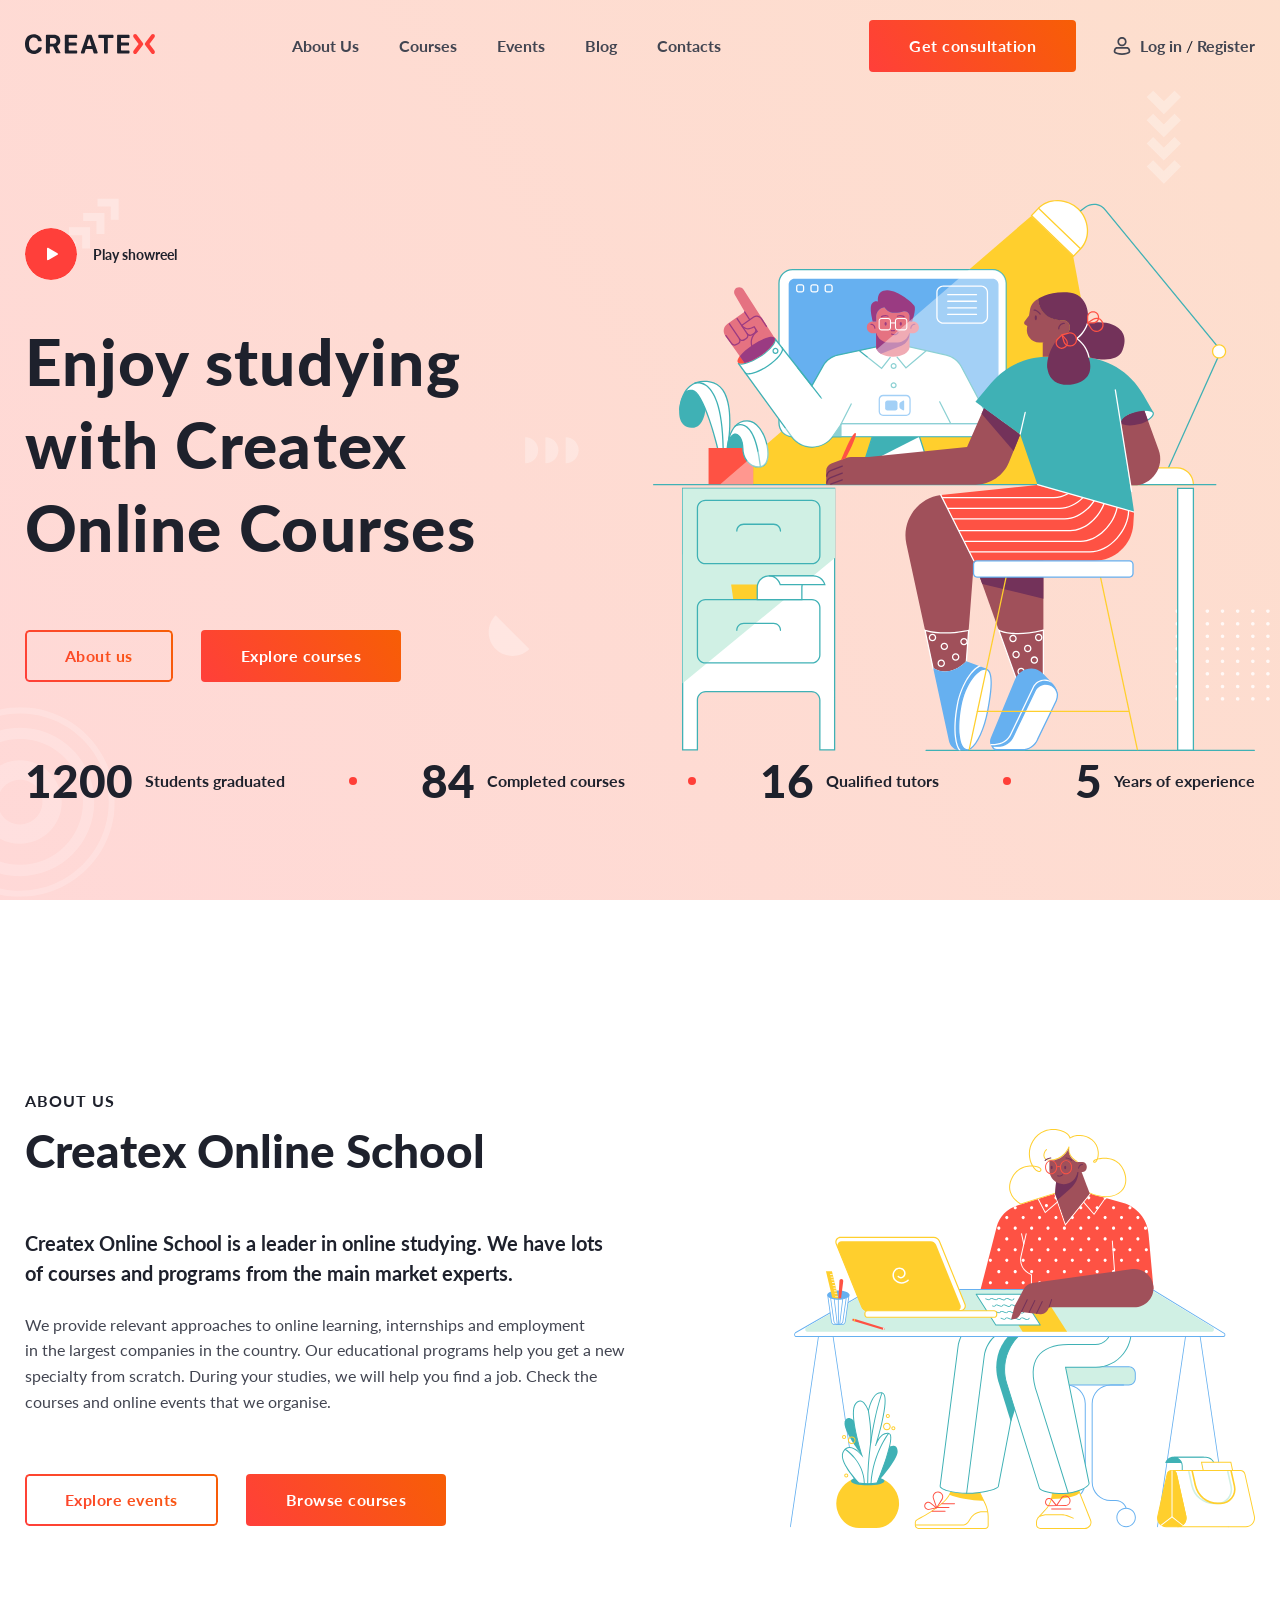
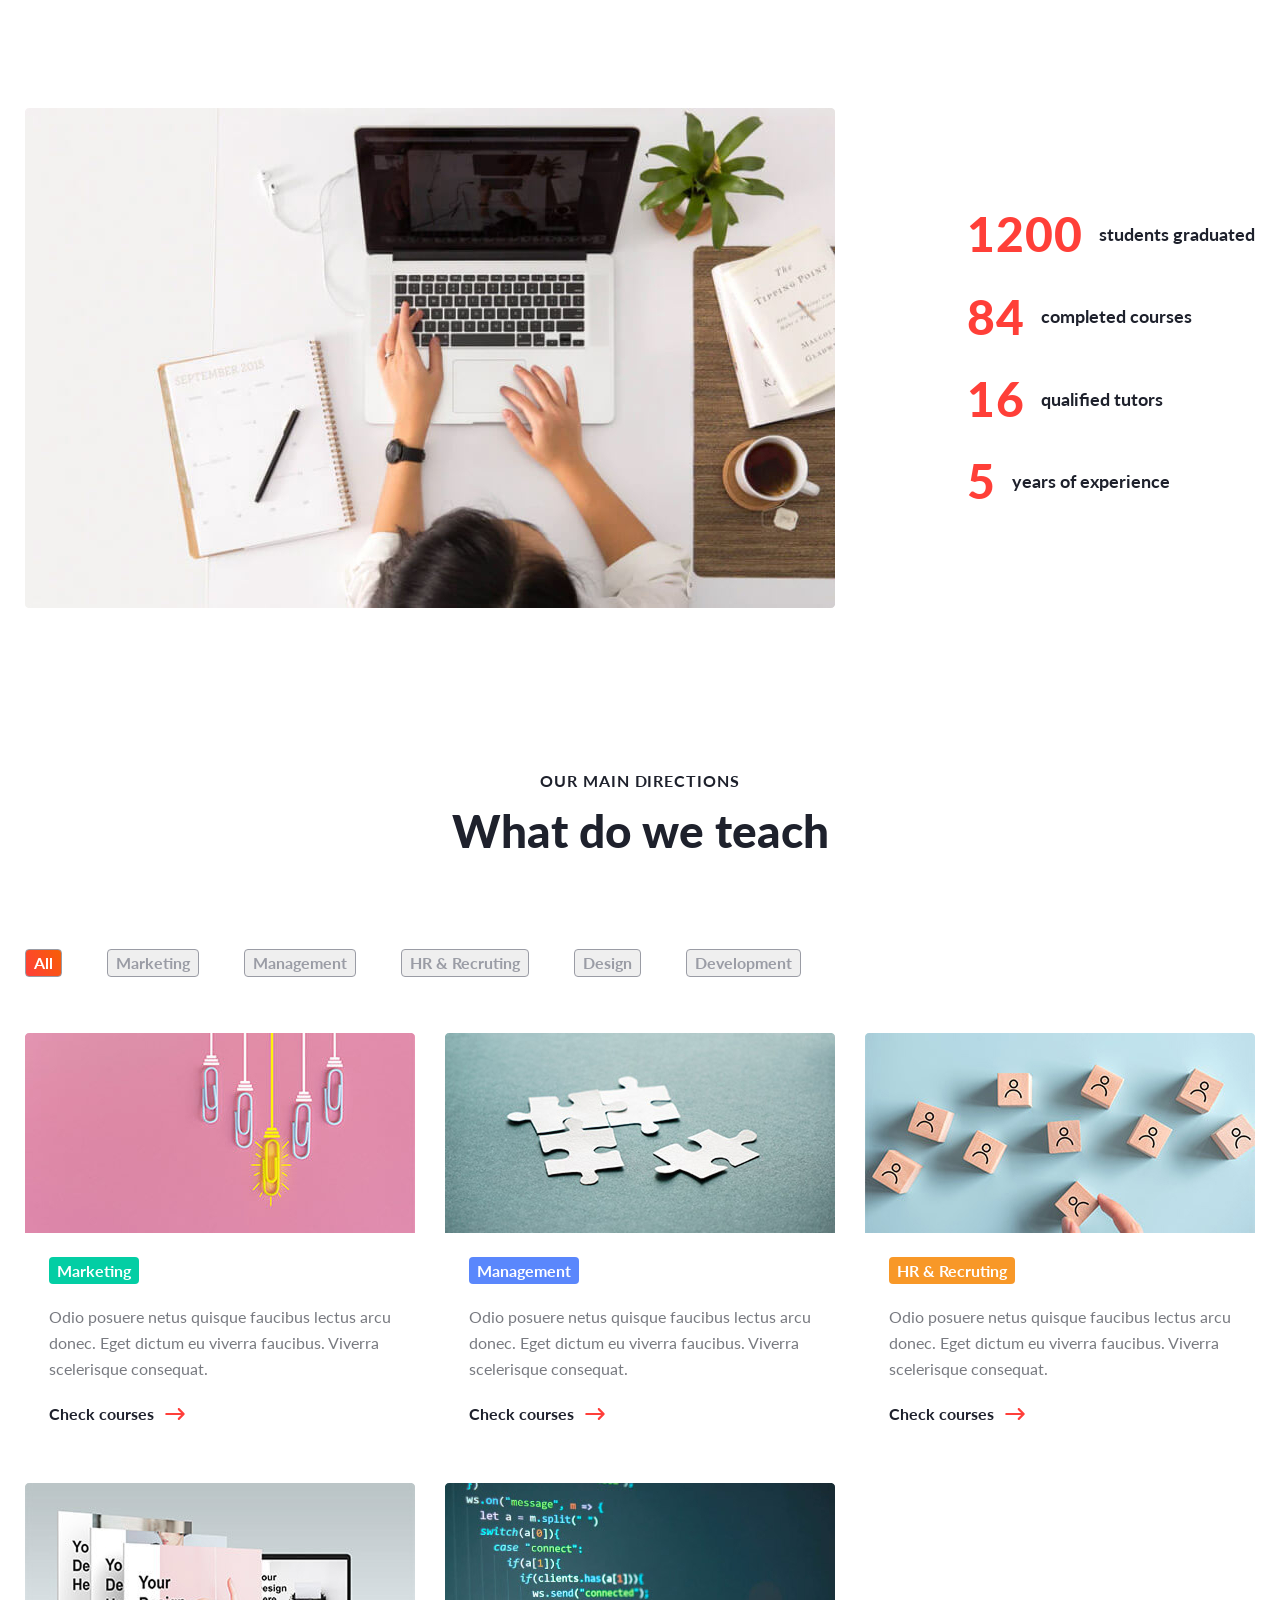
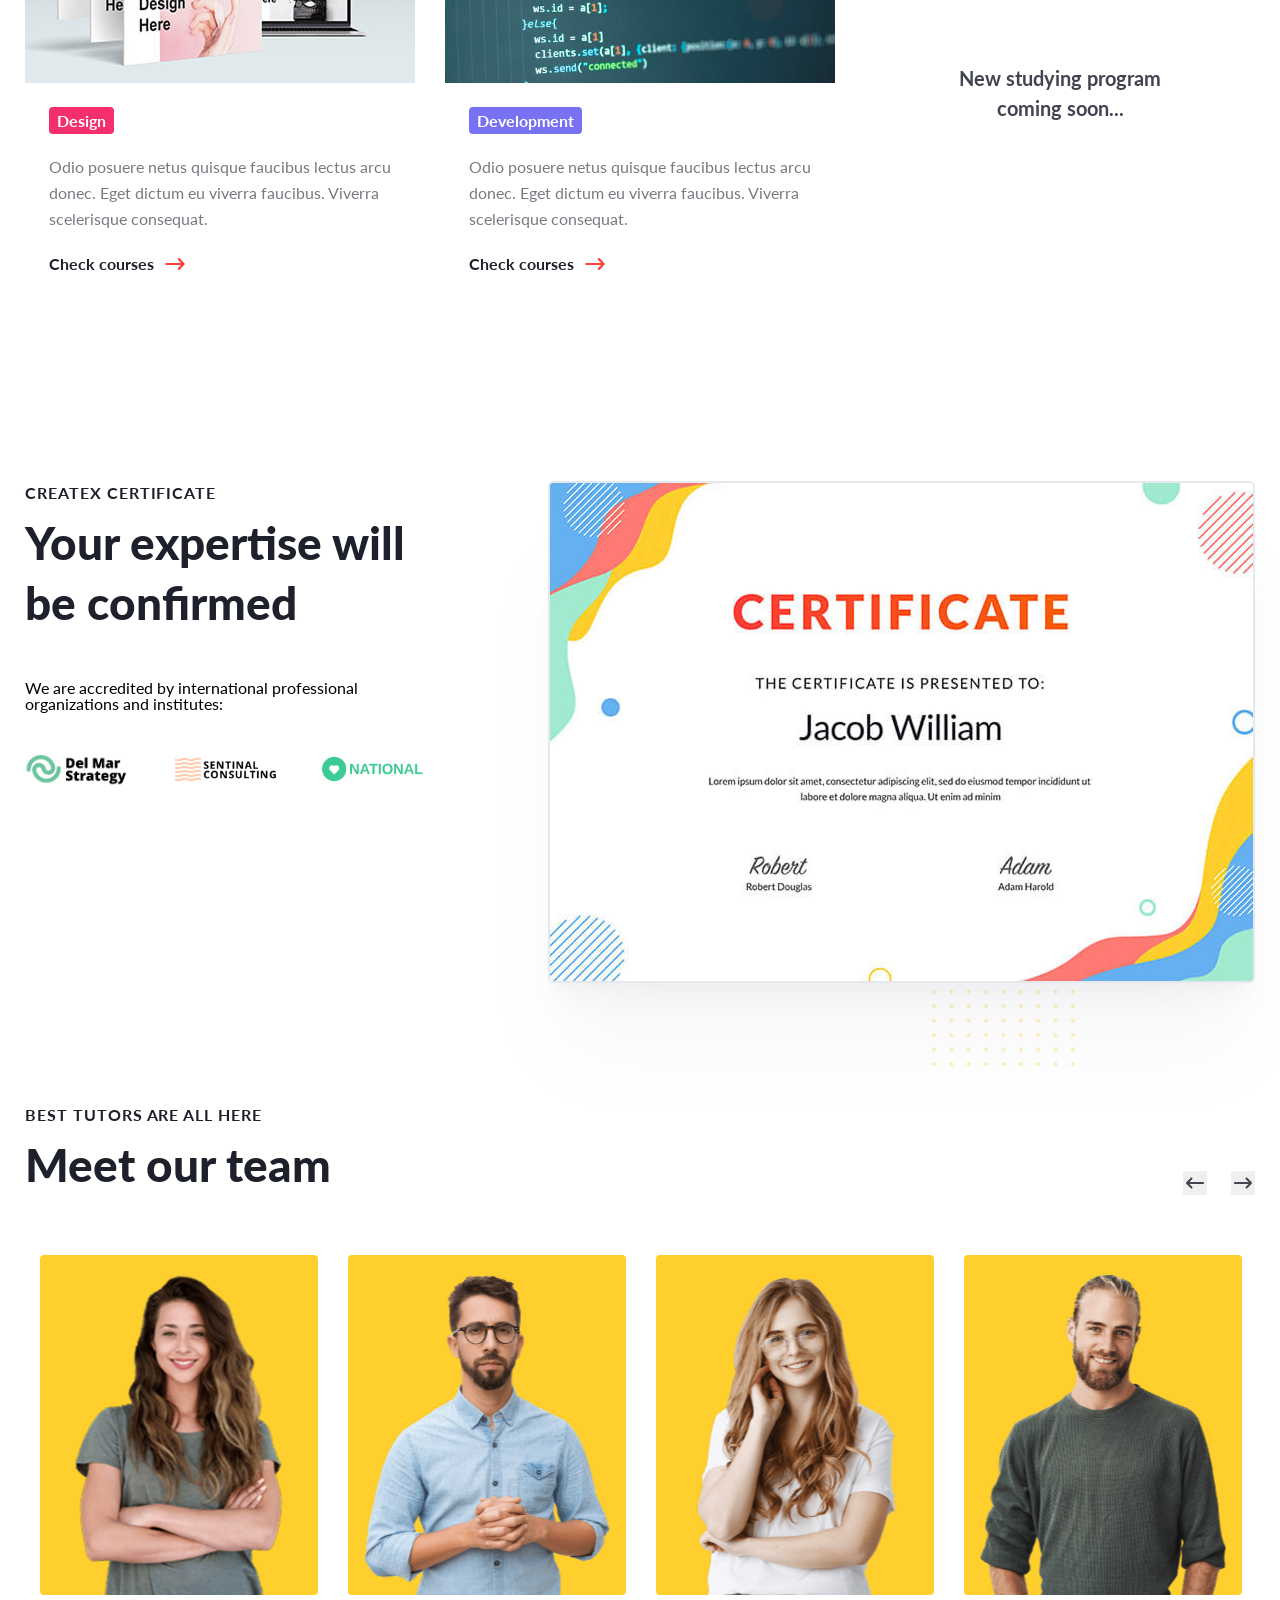
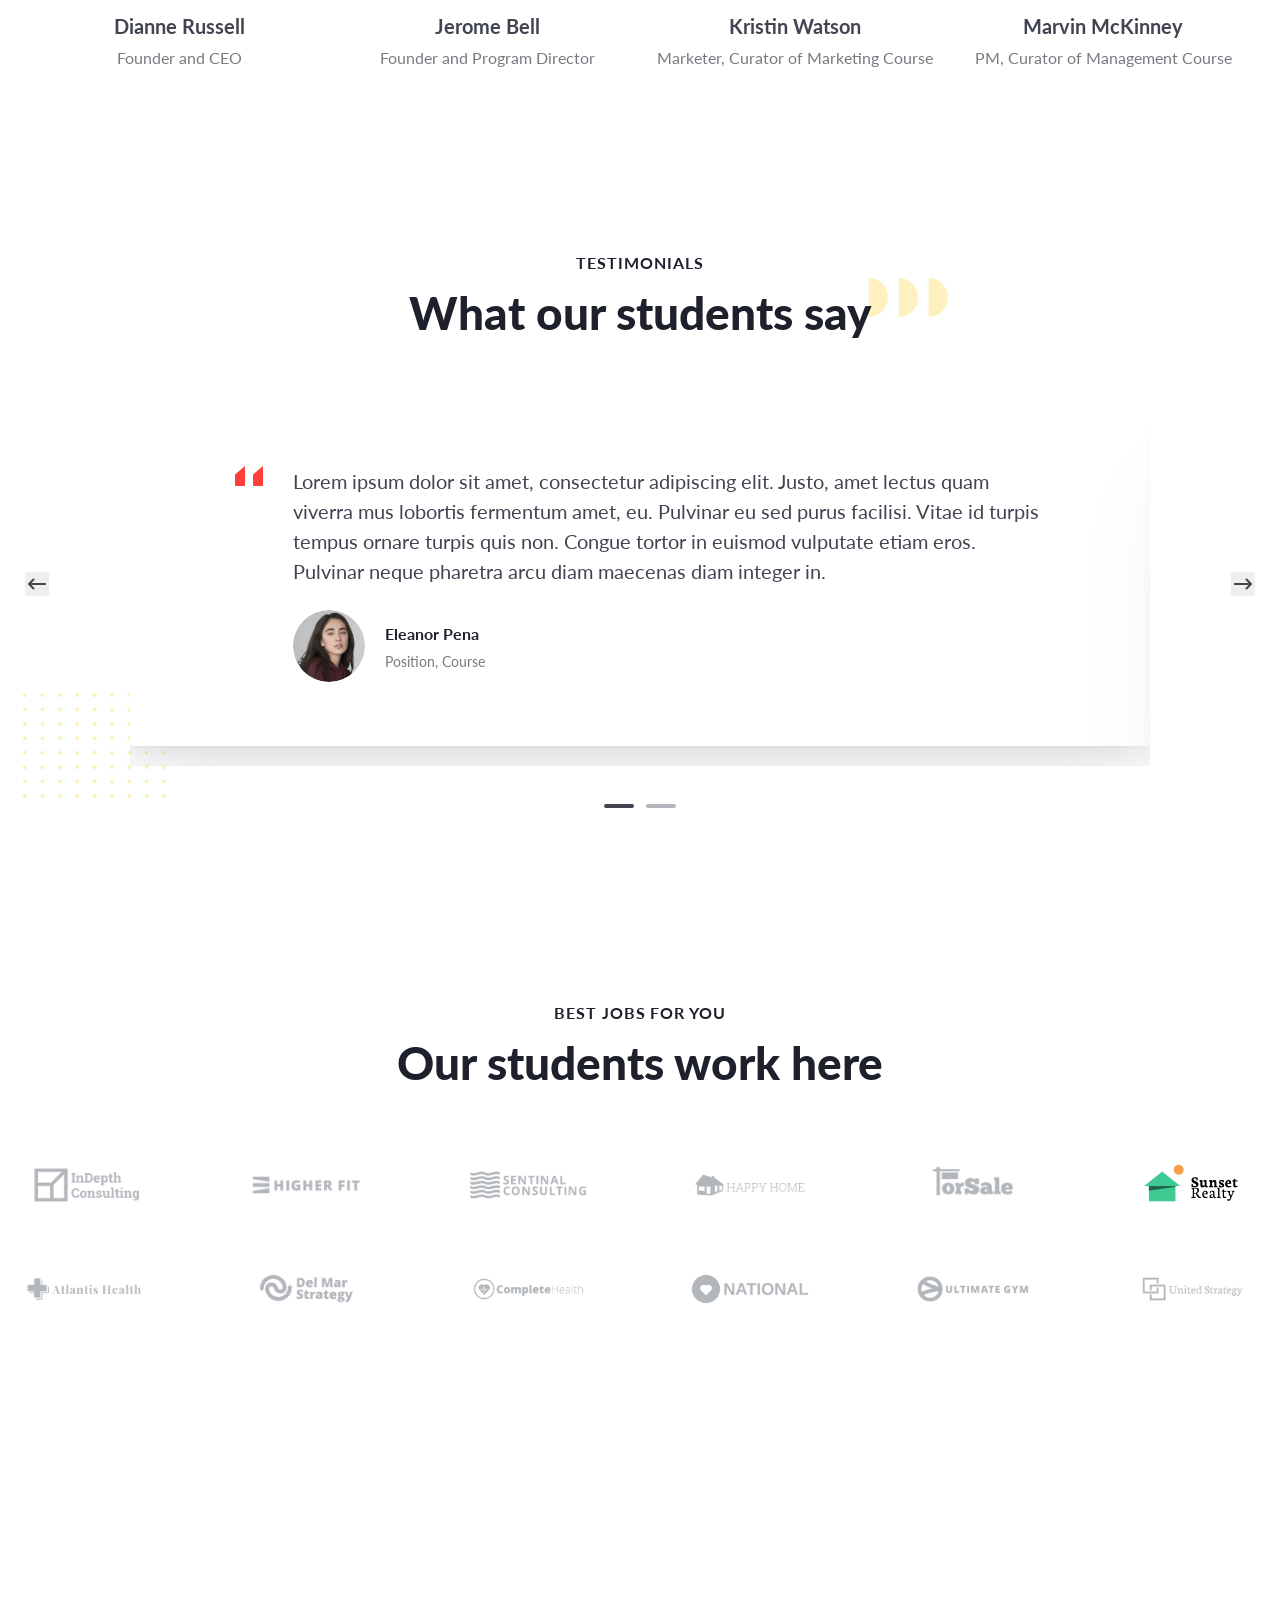
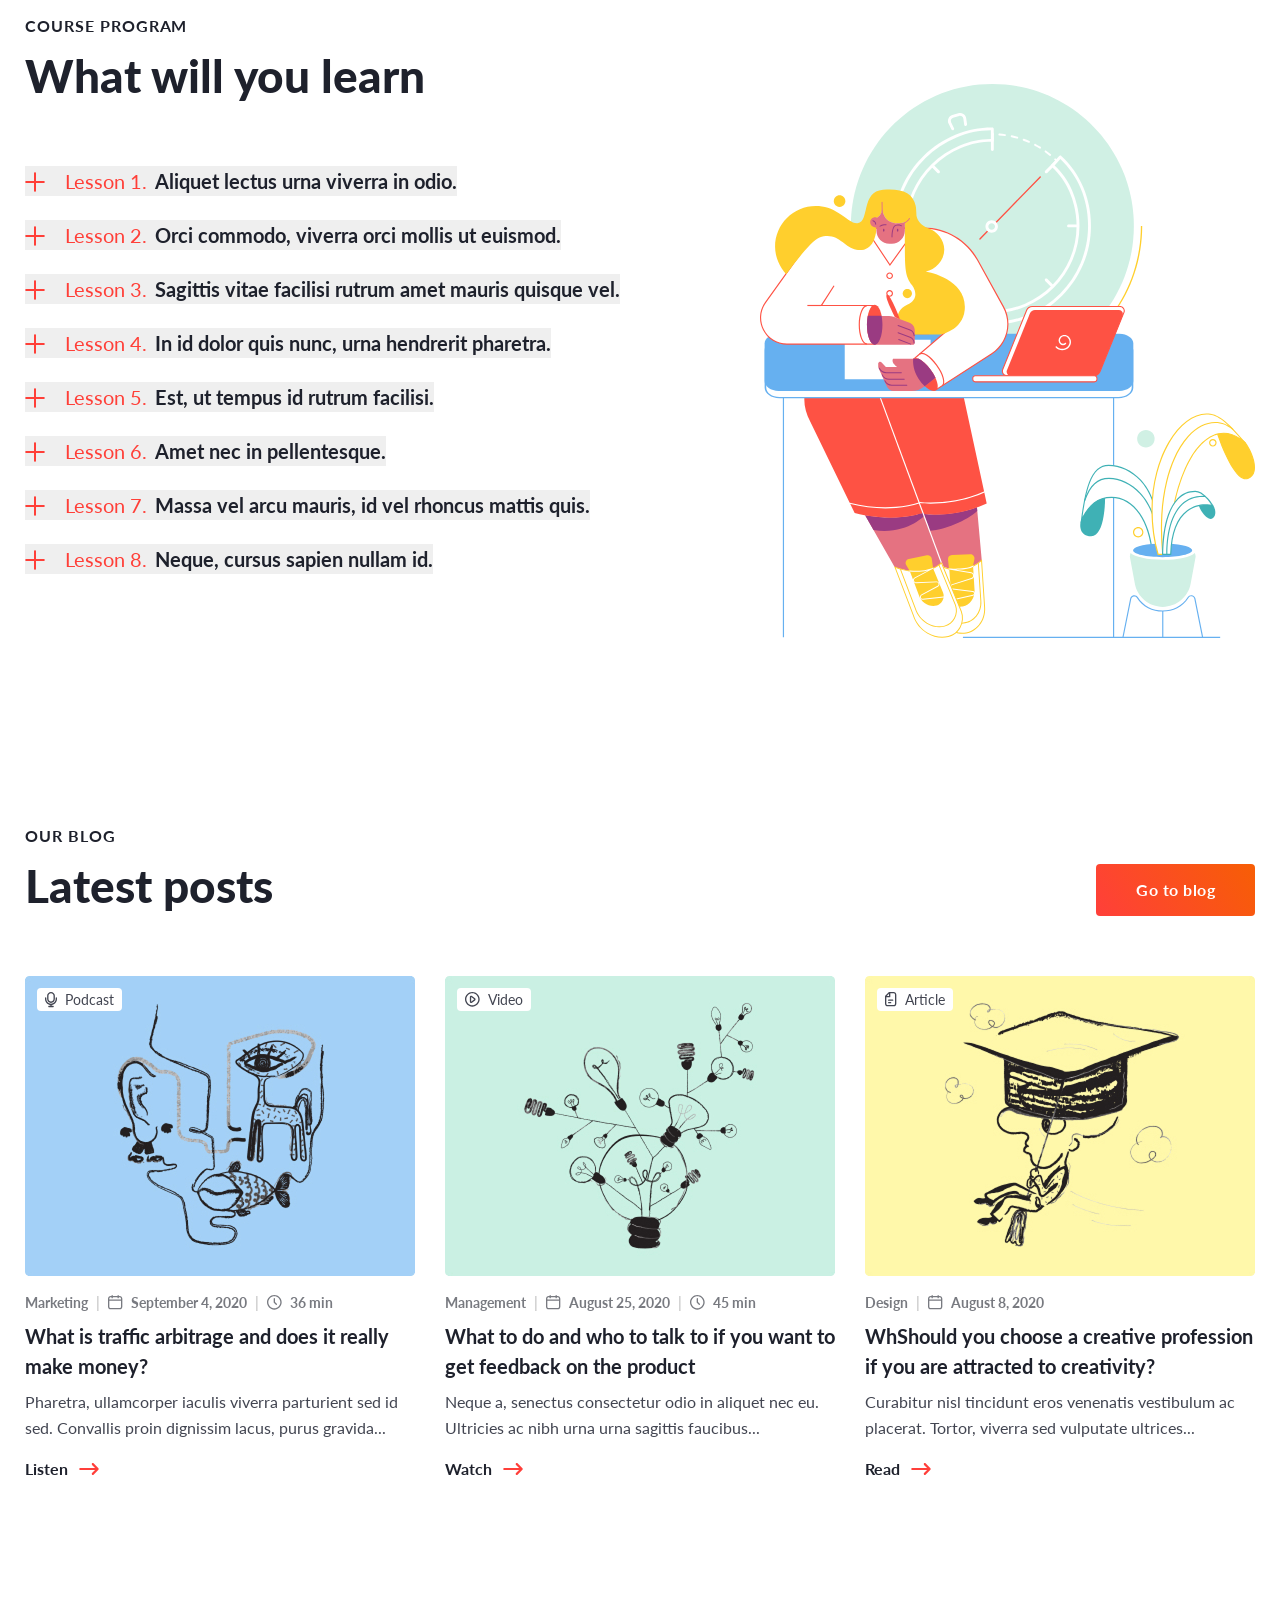
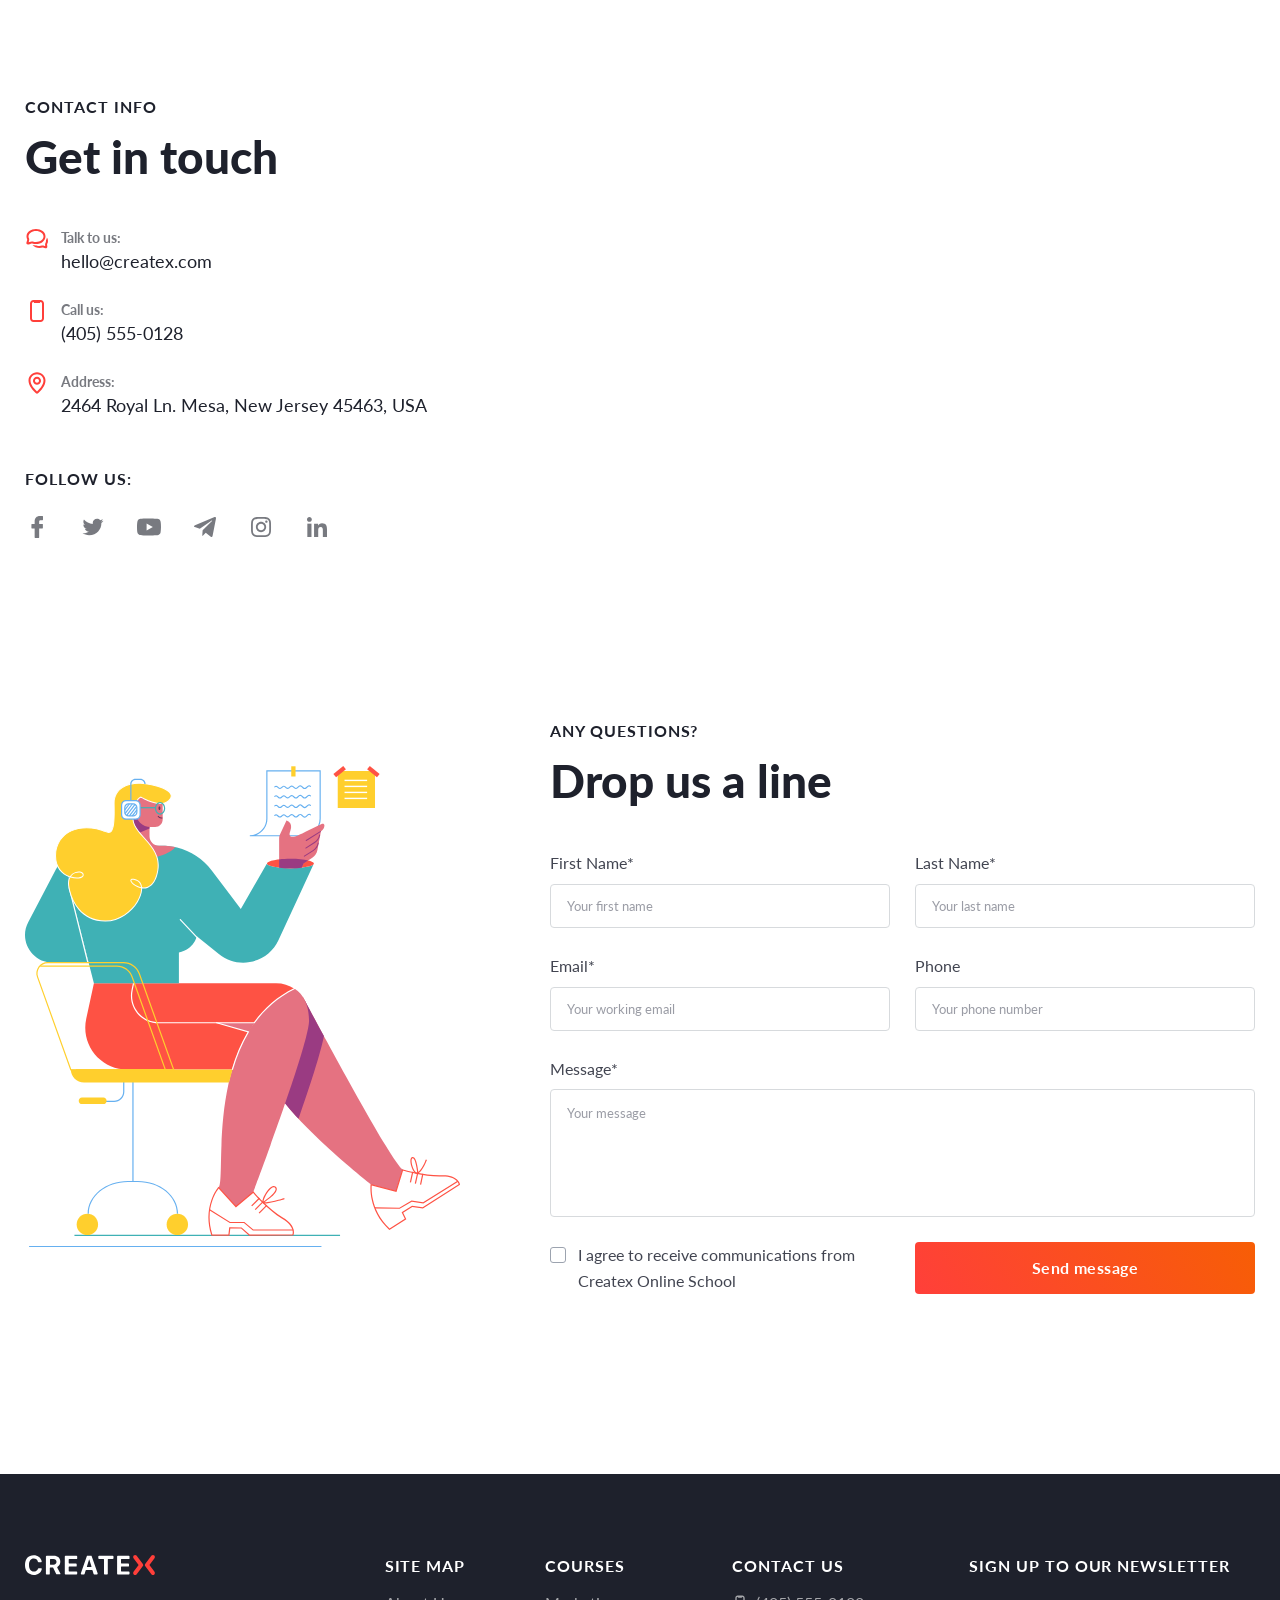
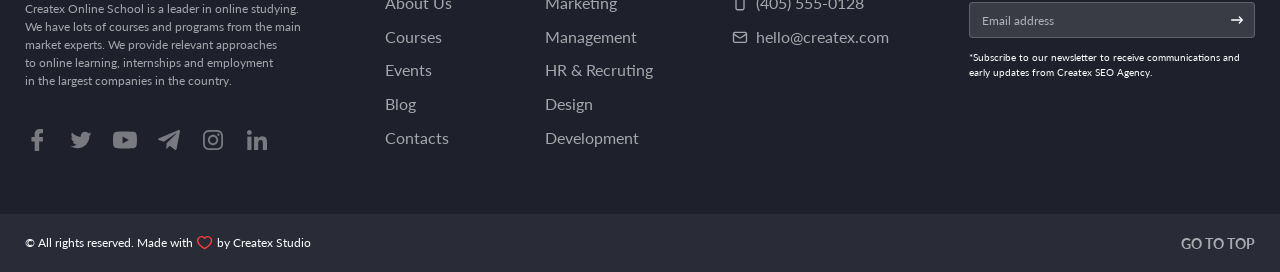
<file: Createx-layout/index.html>
<!DOCTYPE html>
<html lang="en">

<head>
  <meta charset="UTF-8">
  <meta name="viewport" content="width=device-width, initial-scale=1.0">
  <link rel="preconnect" href="https://fonts.googleapis.com">
  <link rel="preconnect" href="https://fonts.gstatic.com" crossorigin>
  <link
    href="https://fonts.googleapis.com/css2?family=Lato:ital,wght@0,100;0,300;0,400;0,700;0,900;1,100;1,300;1,400;1,700;1,900&display=swap"
    rel="stylesheet">

  <link rel="stylesheet" href="css/slick.css">
  <link rel="stylesheet" href="css/reset.css">
  <link rel="stylesheet" href="css/style.css">
  <link rel="stylesheet" href="css/media.css">
  <title>Createx</title>
</head>

<body>

  <div class="hero" id="top">
    <img src="images/decor/Group 4.svg" alt="">
    <div class="container">

      <header>

        <a class="logo" href="/">
          <img src="images/logo.svg" alt="Createx logo">
        </a>

        <div class="menu">
          <button class="burger" type="button" aria-label="Открыть меню" aria-expanded="false"
            aria-controls="primary-nav">
            <span></span>
            <span></span>
            <span></span>
          </button>
  
          <nav id="primary-nav">
            <ul>
              <li class="link"><a href="#about-us">About Us</a></li>
              <li class="link"><a href="#directions">Courses</a></li>
              <li class="link"><a href="#course-program">Events</a></li>
              <li class="link"><a href="#our-blog">Blog</a></li>
              <li class="link"><a href="#contact-info">Contacts</a></li>
            </ul>
          </nav>
        </div>

        <div class="right">
          <a class="button" href="#consult">
            Get consultation
          </a>
          <div class="auth">
            <a href="#log" class="link">Log in</a>
            <span> / </span>
            <a href="#reg" class="link">Register</a>
          </div>
        </div>

      </header>

      <div class="content">
        <div class="text">
          <a class="play" href="#">
            <img src="images/icons/play-btn_small.svg">
            Play showreel
          </a>
          <h1 class="slogan">
            Enjoy studying with Createx Online Courses
          </h1>
          <a class="button empty" href="#about">About us</a>
          <a class="button" href="#explore">Explore courses</a>
        </div>
        <img src="images/illustration1.svg" alt="Consultation">
      </div>

      <div class="stats">
        <ul>
          <li><span>1200</span>Students graduated</li>
          <li class="sep"></li>
          <li><span>84</span>Completed courses</li>
          <li class="sep"></li>
          <li><span>16</span>Qualified tutors</li>
          <li class="sep"></li>
          <li><span>5</span>Years of experience</li>
        </ul>
      </div>

    </div>
  </div>

  <main>

    <section class="about-us" id="about-us">
      <div class="container">

        <div class="content">
          <div class="text">
            <div class="heading">
              <h4>About us</h4>
              <h2>Createx Online School</h2>
            </div>
            <p class="bold">
              Createx Online School is a leader in online studying. We have lots of courses and programs from the main
              market experts.
            </p>
            <p class="normal">
              We provide relevant approaches to online learning, internships and employment in the largest companies
              in the country. Our educational programs help you get a new specialty from scratch. During your studies,
              we will help you find a job. Check the courses and online events that we organise.
            </p>
            <a class="button empty" href="#">Explore events</a>
            <a class="button" href="#">Browse courses</a>
          </div>
          <img src="images/illustration2.svg" alt="Women with laptop">
        </div>

        <div class="stats">
          <img src="images/image1.jpg" alt="Women with laptop 2">
          <ul>
            <li class="bold"><span>1200</span>students graduated</li>
            <li class="bold"><span>84</span>completed courses</li>
            <li class="bold"><span>16</span>qualified tutors</li>
            <li class="bold"><span>5</span>years of experience</li>
          </ul>
        </div>

      </div>
    </section>

    <section class="directions" id="directions">
      <div class="container">

        <div class="heading">
          <h4>our main directions</h4>
          <h2>What do we teach</h2>
        </div>

        <div class="filter-container">
          <ul class="controls">
            <li>
              <button type="button" data-filter="all">All</button>
            </li>
            <li>
              <button type="button" data-filter=".marketing">Marketing</button>
            </li>
            <li>
              <button type="button" data-filter=".management">Management</button>
            </li>
            <li>
              <button type="button" data-filter=".hr">HR & Recruting</button>
            </li>
            <li>
              <button type="button" data-filter=".design">Design</button>
            </li>
            <li>
              <button type="button" data-filter=".development">Development</button>
            </li>
          </ul>

          <div class="grid">
            <div class="direction mix marketing">
              <img src="images/directions/1.jpg">
              <div class="text">
                <h4>Marketing</h4>
                <p class="normal">
                  Odio posuere netus quisque faucibus lectus arcu donec. Eget dictum eu viverra faucibus. Viverra
                  scelerisque consequat.
                </p>
                <a class="arrow-ref" href="#">Check courses</a>
              </div>
            </div>
            <div class="direction mix management">
              <img src="images/directions/2.jpg">
              <div class="text">
                <h4>Management</h4>
                <p class="normal">
                  Odio posuere netus quisque faucibus lectus arcu donec. Eget dictum eu viverra faucibus. Viverra
                  scelerisque consequat.
                </p>
                <a class="arrow-ref" href="#">Check courses</a>
              </div>
            </div>
            <div class="direction mix hr">
              <img src="images/directions/3.jpg">
              <div class="text">
                <h4>HR & Recruting</h4>
                <p class="normal">
                  Odio posuere netus quisque faucibus lectus arcu donec. Eget dictum eu viverra faucibus. Viverra
                  scelerisque consequat.
                </p>
                <a class="arrow-ref" href="#">Check courses</a>
              </div>
            </div>
            <div class="direction mix design">
              <img src="images/directions/4.jpg">
              <div class="text">
                <h4>Design</h4>
                <p class="normal">
                  Odio posuere netus quisque faucibus lectus arcu donec. Eget dictum eu viverra faucibus. Viverra
                  scelerisque consequat.
                </p>
                <a class="arrow-ref" href="#">Check courses</a>
              </div>
            </div>
            <div class="direction mix development">
              <img src="images/directions/5.jpg">
              <div class="text">
                <h4>Development</h4>
                <p class="normal">
                  Odio posuere netus quisque faucibus lectus arcu donec. Eget dictum eu viverra faucibus. Viverra
                  scelerisque consequat.
                </p>
                <a class="arrow-ref" href="#">Check courses</a>
              </div>
            </div>
            <div class="mix soon">
              New studying program coming soon...
            </div>
          </div>

        </div>

      </div>
    </section>

    <section class="certificate">
      <div class="container">

        <div class="text">
          <div class="heading">
            <h4>Createx Certificate</h4>
            <h2>Your expertise will be confirmed</h2>
          </div>
          <p>
            We are accredited by international professional organizations and institutes:
          </p>
          <div class="logos">
            <img src="images/logos/1.svg" alt="Del Mar Strategy">
            <img src="images/logos/2.svg" alt="Sentinal Consulting">
            <img src="images/logos/3.svg" alt="National">
          </div>
        </div>

        <img src="images/certificate.jpg" alt="Certificate">

      </div>
    </section>

    <section class="team">
      <div class="container">

        <div class="top">
          <div class="heading">
            <h4>Best tutors are all here</h4>
            <h2>Meet our team</h2>
          </div>

          <div class="arrows"></div>
        </div>

        <div class="people slider">
          <div class="human">
            <div class="wrap">
              <div class="profile">
                <img src="images/our-team/1.png">
                <div class="links">
                  <ul>
                    <a href="#"><img src="images/icons/contacts/Facebook.svg" alt="facebook"></a>
                    <a href="#"><img src="images/icons/contacts/Instagram.svg" alt="instagram"></a>
                    <a href="#"><img src="images/icons/contacts/Linked-In.svg" alt="linked-in"></a>
                  </ul>
                </div>
              </div>
              <span class="name">Dianne Russell</span>
              <span class="position">Founder and CEO</span>
            </div>
          </div>

          <div class="human">
            <div class="wrap">
              <div class="profile">
                <img src="images/our-team/2.png">
                <div class="links">
                  <ul>
                    <a href="#"><img src="images/icons/contacts/Facebook.svg" alt="facebook"></a>
                    <a href="#"><img src="images/icons/contacts/Instagram.svg" alt="instagram"></a>
                    <a href="#"><img src="images/icons/contacts/Linked-In.svg" alt="linked-in"></a>
                  </ul>
                </div>
              </div>
              <span class="name">Jerome Bell</span>
              <span class="position">Founder and Program Director</span>
            </div>
          </div>

          <div class="human">
            <div class="wrap">
              <div class="profile">
                <img src="images/our-team/3.png">
                <div class="links">
                  <ul>
                    <a href="#"><img src="images/icons/contacts/Facebook.svg" alt="facebook"></a>
                    <a href="#"><img src="images/icons/contacts/Instagram.svg" alt="instagram"></a>
                    <a href="#"><img src="images/icons/contacts/Linked-In.svg" alt="linked-in"></a>
                  </ul>
                </div>
              </div>
              <span class="name">Kristin Watson</span>
              <span class="position">Marketer, Curator of Marketing Course</span>
            </div>
          </div>

          <div class="human">
            <div class="wrap">
              <div class="profile">
                <img src="images/our-team/4.png">
                <div class="links">
                  <ul>
                    <a href="#"><img src="images/icons/contacts/Facebook.svg" alt="facebook"></a>
                    <a href="#"><img src="images/icons/contacts/Instagram.svg" alt="instagram"></a>
                    <a href="#"><img src="images/icons/contacts/Linked-In.svg" alt="linked-in"></a>
                  </ul>
                </div>
              </div>
              <span class="name">Marvin McKinney</span>
              <span class="position">PM, Curator of Management Course</span>
            </div>
          </div>

          <div class="human">
            <div class="wrap">
              <div class="profile">
                <img src="images/our-team/3.png">
                <div class="links">
                  <ul>
                    <a href="#"><img src="images/icons/contacts/Facebook.svg" alt="facebook"></a>
                    <a href="#"><img src="images/icons/contacts/Instagram.svg" alt="instagram"></a>
                    <a href="#"><img src="images/icons/contacts/Linked-In.svg" alt="linked-in"></a>
                  </ul>
                </div>
              </div>
              <span class="name">Kristin Watson</span>
              <span class="position">Marketer, Curator of Marketing Course</span>
            </div>
          </div>

          <div class="human">
            <div class="wrap">
              <div class="profile">
                <img src="images/our-team/1.png">
                <div class="links">
                  <ul>
                    <a href="#"><img src="images/icons/contacts/Facebook.svg" alt="facebook"></a>
                    <a href="#"><img src="images/icons/contacts/Instagram.svg" alt="instagram"></a>
                    <a href="#"><img src="images/icons/contacts/Linked-In.svg" alt="linked-in"></a>
                  </ul>
                </div>
              </div>
              <span class="name">Dianne Russell</span>
              <span class="position">Founder and CEO</span>
            </div>
          </div>

          <div class="human">
            <div class="wrap">
              <div class="profile">
                <img src="images/our-team/2.png">
                <div class="links">
                  <ul>
                    <a href="#"><img src="images/icons/contacts/Facebook.svg" alt="facebook"></a>
                    <a href="#"><img src="images/icons/contacts/Instagram.svg" alt="instagram"></a>
                    <a href="#"><img src="images/icons/contacts/Linked-In.svg" alt="linked-in"></a>
                  </ul>
                </div>
              </div>
              <span class="name">Jerome Bell</span>
              <span class="position">Founder and Program Director</span>
            </div>
          </div>

        </div>

      </div>
    </section>

    <section class="testimonials">
      <div class="container">

        <div class="heading">
          <h4>testimonials</h4>
          <h2>What our students say</h2>
        </div>

        <div class="slider">

          <div class="testimonial">
            <div class="wrap">
              <img src="images/icons/braces.svg">
              <div>
                <p>
                  Lorem ipsum dolor sit amet, consectetur adipiscing elit. Justo, amet lectus quam viverra mus lobortis
                  fermentum amet, eu. Pulvinar eu sed purus facilisi. Vitae id turpis tempus ornare turpis quis non.
                  Congue tortor in euismod vulputate etiam eros. Pulvinar neque pharetra arcu diam maecenas diam integer
                  in.
                </p>
                <div class="author">
                  <img src="images/avatar.jpg">
                  <div>
                    <span class="name">Eleanor Pena</span>
                    <span class="info">Position, Course</span>
                  </div>
                </div>
              </div>
            </div>
          </div>

          <div class="testimonial">
            <div class="wrap">
              <img src="images/icons/braces.svg">
              <div>
                <p>
                  Lorem ipsum dolor sit amet, consectetur adipiscing elit. Justo, amet lectus quam viverra mus lobortis
                  fermentum amet, eu. Pulvinar eu sed purus facilisi. Vitae id turpis tempus ornare turpis quis non.
                  Congue tortor in euismod vulputate etiam eros. Pulvinar neque pharetra arcu diam maecenas diam integer
                  in
                </p>
                <div class="author">
                  <img src="images/avatar.jpg">
                  <div>
                    <span class="name">Eleanor Pena</span>
                    <span class="info">Position, Course</span>
                  </div>
                </div>
              </div>
            </div>
          </div>

        </div>

        <div class="dots"></div>

      </div>

      </div>
    </section>

    <section class="best-jobs">
      <div class="container">

        <div class="heading">
          <h4>best jobs for you</h4>
          <h2>Our students work here</h2>
        </div>

        <div class="logos">
          <a href="#"><img src="images/logos/4.svg"></a>
          <a href="#"><img src="images/logos/5.svg"></a>
          <a href="#"><img src="images/logos/6.svg"></a>
          <a href="#"><img src="images/logos/7.svg"></a>
          <a href="#"><img src="images/logos/8.svg"></a>
          <a href="#"><img src="images/logos/9.svg"></a>
          <a href="#"><img src="images/logos/10.svg"></a>
          <a href="#"><img src="images/logos/11.svg"></a>
          <a href="#"><img src="images/logos/12.svg"></a>
          <a href="#"><img src="images/logos/13.svg"></a>
          <a href="#"><img src="images/logos/14.svg"></a>
          <a href="#"><img src="images/logos/15.svg"></a>
        </div>

      </div>
    </section>

    <section class="course-program" id="course-program">
      <div class="container">

        <div>
          <div class="heading">
            <h4>Course program</h4>
            <h2>What will you learn</h2>
          </div>

          <div class="lessons accordion">

            <div class="item">
              <button class="header">
                <div class="first-line bold">
                  Aliquet lectus urna viverra in odio.
                </div>
              </button>
              <div class="blank"></div>
              <p class="normal content">
                Nulla amet, sagittis potenti rhoncus sit. Elit lectus nec pulvinar aliquet donec enim, ornare. Lacus
                facilisi curabitur turpis varius mauris. Nisi, tempus risus, odio mi suscipit sed. Curabitur faucibus
                porttitor quis sem lacus, arcu feugiat facilisis. Commodo nunc orci vitae accumsan id.
              </p>
            </div>

            <div class="item">
              <button class="header">
                <div class="first-line bold">
                  Orci commodo, viverra orci mollis ut euismod.
                </div>
              </button>
              <div class="blank"></div>
              <p class="normal content">
                Nulla amet, sagittis potenti rhoncus sit. Elit lectus nec pulvinar aliquet donec enim, ornare. Lacus
                facilisi curabitur turpis varius mauris. Nisi, tempus risus, odio mi suscipit sed. Curabitur faucibus
                porttitor quis sem lacus, arcu feugiat facilisis. Commodo nunc orci vitae accumsan id.
              </p>
            </div>

            <div class="item">
              <button class="header">
                <div class="first-line bold">
                  Sagittis vitae facilisi rutrum amet mauris quisque vel.
                </div>
              </button>
              <div class="blank"></div>
              <p class="normal content">
                Nulla amet, sagittis potenti rhoncus sit. Elit lectus nec pulvinar aliquet donec enim, ornare. Lacus
                facilisi curabitur turpis varius mauris. Nisi, tempus risus, odio mi suscipit sed. Curabitur faucibus
                porttitor quis sem lacus, arcu feugiat facilisis. Commodo nunc orci vitae accumsan id.
              </p>
            </div>

            <div class="item">
              <button class="header">
                <div class="first-line bold">
                  In id dolor quis nunc, urna hendrerit pharetra.
                </div>
              </button>
              <div class="blank"></div>
              <p class="normal content">
                Nulla amet, sagittis potenti rhoncus sit. Elit lectus nec pulvinar aliquet donec enim, ornare. Lacus
                facilisi curabitur turpis varius mauris. Nisi, tempus risus, odio mi suscipit sed. Curabitur faucibus
                porttitor quis sem lacus, arcu feugiat facilisis. Commodo nunc orci vitae accumsan id.
              </p>
            </div>

            <div class="item">
              <button class="header">
                <div class="first-line bold">
                  Est, ut tempus id rutrum facilisi.
                </div>
              </button>
              <div class="blank"></div>
              <p class="normal content">
                Nulla amet, sagittis potenti rhoncus sit. Elit lectus nec pulvinar aliquet donec enim, ornare. Lacus
                facilisi curabitur turpis varius mauris. Nisi, tempus risus, odio mi suscipit sed. Curabitur faucibus
                porttitor quis sem lacus, arcu feugiat facilisis. Commodo nunc orci vitae accumsan id.
              </p>
            </div>

            <div class="item">
              <button class="header">
                <div class="first-line bold">
                  Amet nec in pellentesque.
                </div>
              </button>
              <div class="blank"></div>
              <p class="normal content">
                Nulla amet, sagittis potenti rhoncus sit. Elit lectus nec pulvinar aliquet donec enim, ornare. Lacus
                facilisi curabitur turpis varius mauris. Nisi, tempus risus, odio mi suscipit sed. Curabitur faucibus
                porttitor quis sem lacus, arcu feugiat facilisis. Commodo nunc orci vitae accumsan id.
              </p>
            </div>

            <div class="item">
              <button class="header">
                <div class="first-line bold">
                  Massa vel arcu mauris, id vel rhoncus mattis quis.
                </div>
              </button>
              <div class="blank"></div>
              <p class="normal content">
                Nulla amet, sagittis potenti rhoncus sit. Elit lectus nec pulvinar aliquet donec enim, ornare. Lacus
                facilisi curabitur turpis varius mauris. Nisi, tempus risus, odio mi suscipit sed. Curabitur faucibus
                porttitor quis sem lacus, arcu feugiat facilisis. Commodo nunc orci vitae accumsan id.
              </p>
            </div>

            <div class="item">
              <button class="header">
                <div class="first-line bold">
                  Neque, cursus sapien nullam id.
                </div>
              </button>
              <div class="blank"></div>
              <p class="normal content">
                Nulla amet, sagittis potenti rhoncus sit. Elit lectus nec pulvinar aliquet donec enim, ornare. Lacus
                facilisi curabitur turpis varius mauris. Nisi, tempus risus, odio mi suscipit sed. Curabitur faucibus
                porttitor quis sem lacus, arcu feugiat facilisis. Commodo nunc orci vitae accumsan id.
              </p>
            </div>

          </div>

        </div>

        <img src="images/illustration3.svg">

      </div>
    </section>

    <section class="our-blog" id="our-blog">
      <div class="container">

        <div class="top">
          <div class="heading">
            <h4>Our blog</h4>
            <h2>Latest posts</h2>
          </div>

          <a href="/" class="button">
            Go to blog
          </a>
        </div>

        <div class="posts">

          <div class="post">
            <div class="type">
              <img src="images/icons/blog/Vector-2.svg">
              Podcast
            </div>
            <img class="post-image" src="images/blog/1.jpg" alt="cacofony">
            <div class="metadata">
              <span class="direction">Marketing</span>
              <div class="date">
                <img src="images/icons/blog/Vector (Stroke).svg">
                September 4, 2020
              </div>
              <div class="read-time">
                <img src="images/icons/blog/Union.svg" alt="">
                36 min
              </div>
            </div>
            <h3 class="bold">What is traffic arbitrage and does it really make money?</h3>
            <p class="normal">Pharetra, ullamcorper iaculis viverra parturient sed id sed. Convallis proin dignissim
              lacus, purus gravida...</p>
            <a class="arrow-ref" href="#">Listen</a>
          </div>

          <div class="post">
            <div class="type">
              <img src="images/icons/blog/Vector-1.svg">
              Video
            </div>
            <img class="post-image" src="images/blog/2.jpg" alt="cacofony">
            <div class="metadata">
              <span class="direction">Management</span>
              <div class="date">
                <img src="images/icons/blog/Vector (Stroke).svg">
                August 25, 2020
              </div>
              <div class="read-time">
                <img src="images/icons/blog/Union.svg" alt="">
                45 min
              </div>
            </div>
            <h3 class="bold">What to do and who to talk to if you want to get feedback on the product</h3>
            <p class="normal">Neque a, senectus consectetur odio in aliquet nec eu. Ultricies ac nibh urna urna sagittis
              faucibus...</p>
            <a class="arrow-ref" href="#">Watch</a>
          </div>

          <div class="post">
            <div class="type">
              <img src="images/icons/blog/Vector.svg">
              Article
            </div>
            <img class="post-image" src="images/blog/3.jpg" alt="cacofony">
            <div class="metadata">
              <span class="direction">Design</span>
              <div class="date">
                <img src="images/icons/blog/Vector (Stroke).svg">
                August 8, 2020
              </div>
            </div>
            <h3 class="bold">WhShould you choose a creative profession if you are attracted to creativity?</h3>
            <p class="normal">Curabitur nisl tincidunt eros venenatis vestibulum ac placerat. Tortor, viverra sed
              vulputate ultrices...</p>
            <a class="arrow-ref" href="#">Read</a>
          </div>

        </div>

      </div>
    </section>

    <section class="contact-info" id="contact-info">
      <div class="container">

        <div class="left">
          <div class="heading">
            <h4>Contact info</h4>
            <h2>Get in touch</h2>
          </div>
          <div class="general-contacts">
            <div class="contact">
              <img src="images/icons/contacts/Chat.svg">
              <div>
                <span class="note">Talk to us:</span>
                <span class="info">hello@createx.com</span>
              </div>
            </div>
            <div class="contact">
              <img src="images/icons/contacts/iPhone.svg">
              <div>
                <span class="note">Call us:</span>
                <span class="info">(405) 555-0128</span>
              </div>
            </div>
            <div class="contact">
              <img src="images/icons/contacts/outline.svg">
              <div>
                <span class="note">Address:</span>
                <span class="info">2464 Royal Ln. Mesa, New Jersey 45463, USA</span>
              </div>
            </div>
          </div>
          <div class="socials">
            <span>Follow us:</span>
            <div class="icons">
              <a href="/"><img src="images/icons/contacts/Facebook.svg" alt="facebook"></a>
              <a href="/"><img src="images/icons/contacts/Twitter.svg" alt="twitter"></a>
              <a href="/"><img src="images/icons/contacts/YouTube.svg" alt="youtube"></a>
              <a href="/"><img src="images/icons/contacts/telegram.svg" alt="telegram"></a>
              <a href="/"><img src="images/icons/contacts/Instagram.svg" alt="Instagram"></a>
              <a href="/"><img src="images/icons/contacts/Linked-In.svg" alt="Linked-In"></a>
            </div>
          </div>
        </div>

        <div class="right">
          <iframe
            src="https://www.google.com/maps/embed?pb=!1m18!1m12!1m3!1d386988.1571468638!2d-74.73095218919056!3d40.7324340074365!2m3!1f0!2f0!3f0!3m2!1i1024!2i768!4f13.1!3m3!1m2!1s0x89c2f94efa3f6c43%3A0x35447f641694f28!2sBrimar%20Industries!5e0!3m2!1sru!2sru!4v1789583671827!5m2!1sen!2sen"
            width="705" height="412" style="border:0;" allowfullscreen="" loading="lazy"
            referrerpolicy="strict-origin-when-cross-origin"></iframe>
        </div>

      </div>
    </section>

    <section class="any-questions">
      <div class="container">

        <div class="left">
          <img src="images/illustration.svg">
        </div>

        <div class="right">

          <div class="heading">
            <h4>Any questions?</h4>
            <h2>Drop us a line</h2>
          </div>

          <form action="/submit" method="post">
            <div class="small field">
              <label for="f-name">First Name*</label>
              <input type="text" id="f-name" name="f-name" placeholder="Your first name" required>
            </div>
            <div class="small field">
              <label for="l-name">Last Name*</label>
              <input type="text" id="l-name" name="l-name" placeholder="Your last name" required>
            </div>
            <div class="small field">
              <label for="email">Email*</label>
              <input type="email" id="email" name="email" placeholder="Your working email" required>
            </div>
            <div class="small field">
              <label for="phone">Phone</label>
              <input type="tel" id="phone" name="phone" placeholder="Your phone number">
            </div>
            <div class="field">
              <label for="message">Message*</label>
              <textarea id="message" name="message" placeholder="Your message" required></textarea>
            </div>
            <label class="small">
              <input type="checkbox" name="agree" required>
              <span class="checkmark"></span>
              I agree to receive communications from Createx Online School
            </label>
            <button type="submit" class="small button">Send message</button>
          </form>

        </div>

      </div>
    </section>

  </main>

  <footer>

    <div class="top">
      <div class="container">
        <div class="company-profile">
          <img src="images/logo1.svg" alt="createx" class="logo">
          <p>
            Createx Online School is a leader in online studying. We have lots of courses and programs from the main
            market experts. We provide relevant approaches to online learning, internships and employment in the largest
            companies in the country.
          </p>
          <div class="socials">
            <div class="icons">
              <a href="/"><svg width="24" height="24" viewBox="0 0 24 24" fill="none"
                  xmlns="http://www.w3.org/2000/svg">
                  <path
                    d="M17.5628 1.00458L14.7856 1C11.6654 1 9.64903 3.12509 9.64903 6.41423V8.91055H6.85662C6.61532 8.91055 6.41992 9.1115 6.41992 9.35937V12.9763C6.41992 13.2241 6.61554 13.4249 6.85662 13.4249H9.64903V22.5514C9.64903 22.7993 9.84443 23 10.0857 23H13.729C13.9703 23 14.1657 22.799 14.1657 22.5514V13.4249H17.4307C17.672 13.4249 17.8674 13.2241 17.8674 12.9763L17.8688 9.35937C17.8688 9.24036 17.8226 9.12638 17.7409 9.04215C17.6591 8.95793 17.5477 8.91055 17.4318 8.91055H14.1657V6.79439C14.1657 5.77728 14.4017 5.26094 15.6915 5.26094L17.5624 5.26025C17.8035 5.26025 17.9989 5.0593 17.9989 4.81166V1.45317C17.9989 1.20576 17.8037 1.00504 17.5628 1.00458Z"
                    fill="currentColor" />
                </svg>
              </a>
              <a href="/"><svg width="24" height="24" viewBox="0 0 24 24" fill="none"
                  xmlns="http://www.w3.org/2000/svg">
                  <path
                    d="M22.5 5.77233C21.7271 6.10027 20.8978 6.32267 20.0264 6.42196C20.9161 5.91181 21.5972 5.10263 21.92 4.1414C21.0854 4.61383 20.1642 4.95688 19.1826 5.14285C18.3966 4.33994 17.2785 3.83984 16.0384 3.83984C13.6593 3.83984 11.7303 5.68691 11.7303 7.9637C11.7303 8.2866 11.7683 8.60199 11.8418 8.90357C8.26201 8.73141 5.08768 7.08917 2.96314 4.59372C2.59176 5.20189 2.38049 5.91053 2.38049 6.66697C2.38049 8.09814 3.14161 9.36093 4.2964 10.0997C3.5904 10.0771 2.92639 9.89116 2.34508 9.58205V9.63357C2.34508 11.6314 3.83056 13.2988 5.80024 13.6783C5.43936 13.7713 5.05882 13.8228 4.66514 13.8228C4.38696 13.8228 4.11794 13.7964 3.85417 13.7461C4.40267 15.3859 5.99315 16.5783 7.87756 16.611C6.40388 17.7167 4.54573 18.3739 2.52749 18.3739C2.17976 18.3739 1.83724 18.3537 1.5 18.3173C3.40671 19.4896 5.67036 20.1732 8.10327 20.1732C16.028 20.1732 20.3597 13.8881 20.3597 8.43741L20.3453 7.90341C21.1917 7.32537 21.9239 6.59912 22.5 5.77233Z"
                    fill="currentColor" />
                </svg>
              </a>
              <a href="/"><svg width="24" height="24" viewBox="0 0 24 24" fill="none"
                  xmlns="http://www.w3.org/2000/svg">
                  <path fill-rule="evenodd" clip-rule="evenodd"
                    d="M21.3903 4.11358C22.4182 4.39044 23.2288 5.20086 23.5055 6.22899C24.0197 8.10691 23.9999 12.0213 23.9999 12.0213C23.9999 12.0213 23.9999 15.9158 23.5057 17.7939C23.2288 18.8218 22.4184 19.6324 21.3903 19.9091C19.5122 20.4035 12 20.4035 12 20.4035C12 20.4035 4.50731 20.4035 2.60961 19.8895C1.58148 19.6127 0.771054 18.802 0.4942 17.7741C0 15.9158 0 12.0015 0 12.0015C0 12.0015 0 8.10691 0.4942 6.22899C0.770871 5.20104 1.60125 4.37066 2.60943 4.09399C4.48753 3.59961 11.9998 3.59961 11.9998 3.59961C11.9998 3.59961 19.5122 3.59961 21.3903 4.11358ZM15.8549 12.0016L9.60788 15.5996V8.40355L15.8549 12.0016Z"
                    fill="currentColor" />
                </svg>
              </a>
              <a href="/"><svg width="24" height="24" viewBox="0 0 24 24" fill="none"
                  xmlns="http://www.w3.org/2000/svg">
                  <path
                    d="M9.63262 15.1813L9.2687 20.7653C9.78938 20.7653 10.0149 20.5213 10.2853 20.2283L12.7264 17.6833L17.7847 21.7243C18.7124 22.2883 19.366 21.9913 19.6163 20.7933L22.9365 3.8214L22.9374 3.8204C23.2317 2.3244 22.4415 1.73941 21.5377 2.1064L2.02135 10.2574C0.689406 10.8214 0.709573 11.6314 1.79493 11.9984L6.78447 13.6913L18.3742 5.78039C18.9196 5.38639 19.4155 5.60439 19.0076 5.99839L9.63262 15.1813Z"
                    fill="currentColor" />
                </svg>
              </a>
              <a href="/"><svg width="24" height="24" viewBox="0 0 24 24" fill="none"
                  xmlns="http://www.w3.org/2000/svg">
                  <path
                    d="M21.9804 7.88005C21.9336 6.81738 21.7617 6.0868 21.5156 5.45374C21.2616 4.78176 20.8709 4.18014 20.359 3.68002C19.8589 3.1721 19.2533 2.77743 18.5891 2.52745C17.9524 2.28127 17.2256 2.10943 16.163 2.06257C15.0923 2.01175 14.7525 2 12.0371 2C9.32172 2 8.98185 2.01175 7.9152 2.05861C6.85253 2.10546 6.12195 2.27746 5.48904 2.52348C4.81692 2.77743 4.2153 3.16814 3.71517 3.68002C3.20726 4.18014 2.81274 4.78573 2.5626 5.44992C2.31643 6.0868 2.14458 6.81341 2.09773 7.87609C2.04691 8.9467 2.03516 9.28658 2.03516 12.002C2.03516 14.7173 2.04691 15.0572 2.09376 16.1239C2.14061 17.1865 2.31261 17.9171 2.55879 18.5502C2.81274 19.2221 3.20726 19.8238 3.71517 20.3239C4.2153 20.8318 4.82088 21.2265 5.48507 21.4765C6.12195 21.7226 6.84856 21.8945 7.91139 21.9413C8.97788 21.9883 9.31791 21.9999 12.0333 21.9999C14.7486 21.9999 15.0885 21.9883 16.1552 21.9413C17.2178 21.8945 17.9484 21.7226 18.5813 21.4765C19.9254 20.9568 20.9881 19.8941 21.5078 18.5502C21.7538 17.9133 21.9258 17.1865 21.9726 16.1239C22.0195 15.0572 22.0312 14.7173 22.0312 12.002C22.0312 9.28658 22.0273 8.9467 21.9804 7.88005ZM20.1794 16.0457C20.1364 17.0225 19.9723 17.5499 19.8355 17.9015C19.4995 18.7728 18.808 19.4643 17.9367 19.8004C17.585 19.9372 17.0538 20.1012 16.0808 20.1441C15.026 20.1911 14.7096 20.2027 12.0411 20.2027C9.37255 20.2027 9.0522 20.1911 8.00113 20.1441C7.02437 20.1012 6.49693 19.9372 6.1453 19.8004C5.71171 19.6402 5.31704 19.3862 4.9967 19.0541C4.6646 18.7298 4.41065 18.3391 4.2504 17.9055C4.11365 17.5539 3.94959 17.0225 3.9067 16.0497C3.8597 14.9948 3.8481 14.6783 3.8481 12.0097C3.8481 9.34122 3.8597 9.02087 3.9067 7.96995C3.94959 6.99319 4.11365 6.46575 4.2504 6.11412C4.41065 5.68038 4.6646 5.28586 5.00067 4.96536C5.32483 4.63327 5.71553 4.37931 6.14927 4.21921C6.5009 4.08247 7.03231 3.9184 8.00509 3.87537C9.05999 3.82851 9.37652 3.81676 12.0449 3.81676C14.7174 3.81676 15.0337 3.82851 16.0848 3.87537C17.0616 3.9184 17.589 4.08247 17.9406 4.21921C18.3742 4.37931 18.7689 4.63327 19.0892 4.96536C19.4213 5.28967 19.6753 5.68038 19.8355 6.11412C19.9723 6.46575 20.1364 6.99701 20.1794 7.96995C20.2262 9.02484 20.238 9.34122 20.238 12.0097C20.238 14.6783 20.2262 14.9908 20.1794 16.0457Z"
                    fill="currentColor" />
                  <path
                    d="M12.0371 6.86423C9.20069 6.86423 6.89937 9.1654 6.89937 12.002C6.89937 14.8385 9.20069 17.1397 12.0371 17.1397C14.8736 17.1397 17.1748 14.8385 17.1748 12.002C17.1748 9.1654 14.8736 6.86423 12.0371 6.86423ZM12.0371 15.3347C10.197 15.3347 8.70438 13.8422 8.70438 12.002C8.70438 10.1617 10.197 8.66924 12.0371 8.66924C13.8774 8.66924 15.3698 10.1617 15.3698 12.002C15.3698 13.8422 13.8774 15.3347 12.0371 15.3347Z"
                    fill="currentColor" />
                  <path
                    d="M18.5776 6.6611C18.5776 7.32346 18.0405 7.86053 17.378 7.86053C16.7156 7.86053 16.1785 7.32346 16.1785 6.6611C16.1785 5.99858 16.7156 5.46167 17.378 5.46167C18.0405 5.46167 18.5776 5.99858 18.5776 6.6611Z"
                    fill="currentColor" />
                </svg>
              </a>
              <a href="/"><svg width="24" height="24" viewBox="0 0 24 24" fill="none"
                  xmlns="http://www.w3.org/2000/svg">
                  <path
                    d="M21.995 22L22 21.9992V14.6642C22 11.0758 21.2275 8.31167 17.0325 8.31167C15.0158 8.31167 13.6625 9.41833 13.11 10.4675H13.0517V8.64667H9.07416V21.9992H13.2158V15.3875C13.2158 13.6467 13.5458 11.9633 15.7017 11.9633C17.8258 11.9633 17.8575 13.95 17.8575 15.4992V22H21.995Z"
                    fill="currentColor" />
                  <path d="M2.32999 8.6475H6.47666V22H2.32999V8.6475Z" fill="currentColor" />
                  <path
                    d="M4.40167 2C3.07583 2 2 3.07583 2 4.40167C2 5.7275 3.07583 6.82583 4.40167 6.82583C5.7275 6.82583 6.80333 5.7275 6.80333 4.40167C6.8025 3.07583 5.72667 2 4.40167 2Z"
                    fill="currentColor" />
                </svg>
              </a>
            </div>
          </div>
        </div>

        <div class="site-map">
          <h4>site map</h4>
          <div class="links">
            <a href="#about-us">About Us</a>
            <a href="#directions">Courses</a>
            <a href="#course-program">Events</a>
            <a href="#our-blog">Blog</a>
            <a href="#contact-info">Contacts</a>
          </div>
        </div>

        <div class="courses">
          <h4>courses</h4>
          <div class="links">
            <a href="#directions">Marketing</a>
            <a href="#directions">Management</a>
            <a href="#directions">HR & Recruting</a>
            <a href="#directions">Design</a>
            <a href="#directions">Development</a>
          </div>
        </div>

        <div class="contact-us">
          <h4>contact us</h4>
          <div class="links">
            <a href="tel:+14055550128">
              <svg width="16" height="16" viewBox="0 0 16 16" fill="none" xmlns="http://www.w3.org/2000/svg">
                <path fill-rule="evenodd" clip-rule="evenodd"
                  d="M5.66683 1.94857C5.11454 1.94857 4.66683 2.39628 4.66683 2.94857V13.0527C4.66683 13.605 5.11454 14.0527 5.66683 14.0527H10.3335C10.8858 14.0527 11.3335 13.605 11.3335 13.0527V2.94857C11.3335 2.39628 10.8858 1.94857 10.3335 1.94857H10.2779L10.1155 2.3382C10.012 2.58661 9.76928 2.74842 9.50016 2.74842H6.50016C6.23105 2.74842 5.98832 2.58661 5.8848 2.3382L5.72242 1.94857H5.66683ZM3.3335 2.94857C3.3335 1.6599 4.37817 0.615234 5.66683 0.615234H10.3335C11.6222 0.615234 12.6668 1.6599 12.6668 2.94857V13.0527C12.6668 14.3414 11.6222 15.3861 10.3335 15.3861H5.66683C4.37816 15.3861 3.3335 14.3414 3.3335 13.0527V2.94857Z"
                  fill="currentColor" />
              </svg>
              (405) 555-0128
            </a>
            <a href="mailto:hello@createx.com">
              <svg width="16" height="16" viewBox="0 0 16 16" fill="none" xmlns="http://www.w3.org/2000/svg">
                <path fill-rule="evenodd" clip-rule="evenodd"
                  d="M15.1668 11.9993V4.66602C15.1668 3.56145 14.2714 2.66602 13.1668 2.66602L2.83349 2.66603C1.72893 2.66603 0.833496 3.56146 0.833496 4.66603V11.9993C0.833496 13.1039 1.72893 13.9993 2.8335 13.9993L13.1668 13.9993C14.2714 13.9993 15.1668 13.1039 15.1668 11.9993ZM13.8335 6.17232V11.9993C13.8335 12.3675 13.535 12.666 13.1668 12.666L2.8335 12.666C2.46531 12.666 2.16683 12.3675 2.16683 11.9993L2.16683 6.17223L6.87561 9.3742C7.55433 9.83573 8.44613 9.83573 9.12485 9.3742L13.8335 6.17232ZM13.8259 4.56509C13.7773 4.24479 13.5007 3.99935 13.1668 3.99935L2.83349 3.99936C2.49965 3.99936 2.22311 4.24476 2.17443 4.56501L7.62535 8.27164C7.85159 8.42548 8.14886 8.42548 8.3751 8.27164L13.8259 4.56509Z"
                  fill="currentColor" />
              </svg>
              hello@createx.com
            </a>
          </div>
        </div>

        <div class="sign-up">
          <h4>SIGN UP TO OUR NEWSLETTER</h4>
          <form action="/subscribe">
            <input type="email" name="email-sub" placeholder="Email address" required>
            <button type="submit">
              <img src="images/icons/arrows/input/small/Right.svg" alt="">
            </button>
          </form>
          <p>
            *Subscribe to our newsletter to receive communications and early updates from Createx SEO Agency.
          </p>
        </div>
      </div>
    </div>

    <div class="bottom">
      <div class="container">

        <div class="credits">
          © All rights reserved. Made with
          <svg width="16" height="14" viewBox="0 0 16 14" fill="none" xmlns="http://www.w3.org/2000/svg">
            <path fill-rule="evenodd" clip-rule="evenodd"
              d="M7.58519 11.8027C4.51915 10.0565 2.80911 8.3208 1.9822 6.81486C1.13586 5.27353 1.2097 3.97535 1.67934 3.05398C2.64466 1.16017 5.38972 0.554578 7.06223 2.6699L7.58515 3.33126L8.10811 2.66993C9.78091 0.554524 12.5261 1.16021 13.4914 3.05398C13.9611 3.97534 14.0349 5.27351 13.1885 6.81484C12.3615 8.32079 10.6514 10.0565 7.58519 11.8027ZM7.58521 1.26851C5.23241 -0.967232 1.76148 -0.0432043 0.491425 2.44848C-0.205603 3.81595 -0.215124 5.58337 0.813469 7.45661C1.83294 9.31323 3.86554 11.2729 7.26269 13.1506L7.58518 13.3289L7.90767 13.1506C11.3049 11.273 13.3376 9.31324 14.3572 7.45662C15.3858 5.58339 15.3764 3.81597 14.6793 2.44848C13.4093 -0.0432518 9.93823 -0.967198 7.58521 1.26851Z"
              fill="#FF3F3A" />
          </svg>
          by Createx Studio
        </div>

        <a class="to-top" href="#top">GO TO TOP</a>

      </div>
    </div>

  </footer>


  <script src="js/jquery.js"></script>

  <script src="js/slick.min.js"></script>
  <script src="js/mixitup.min.js"></script>
  <script src="js/main.js"></script>
</body>

</html>
</file>
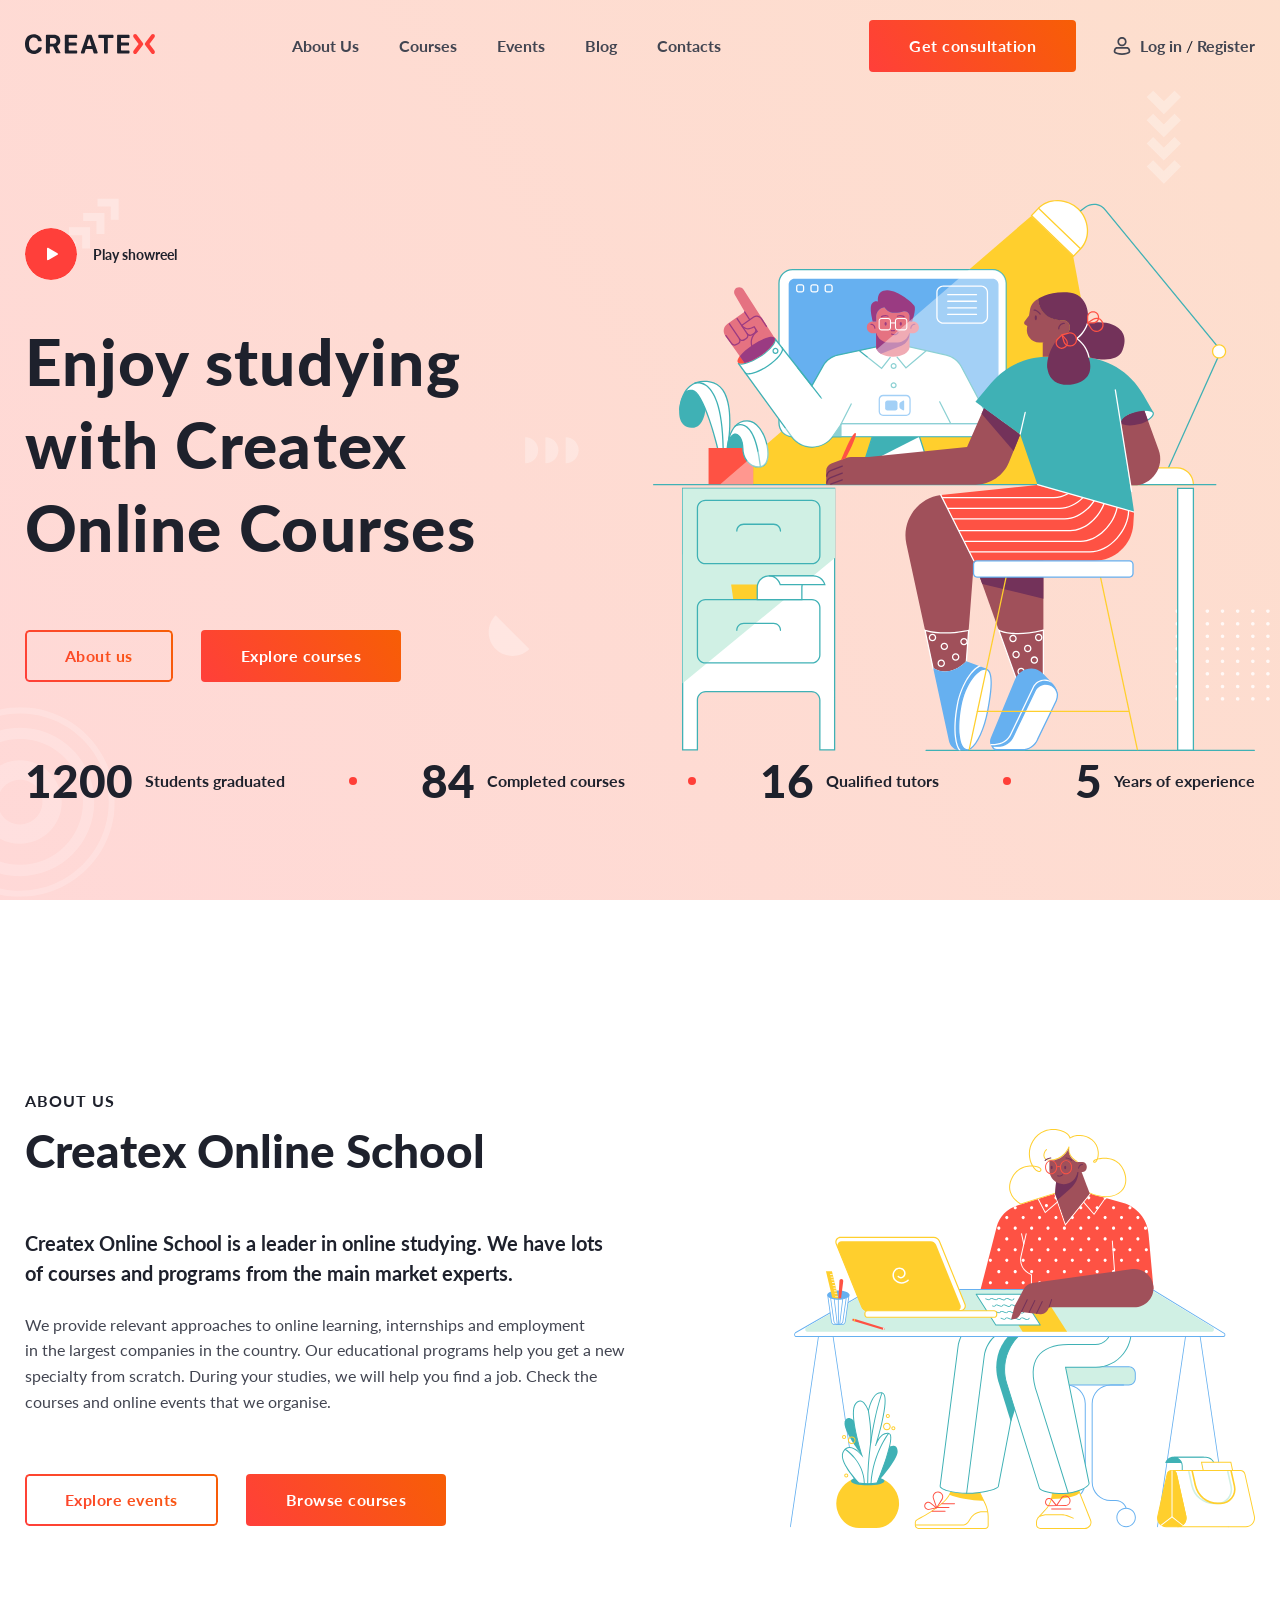
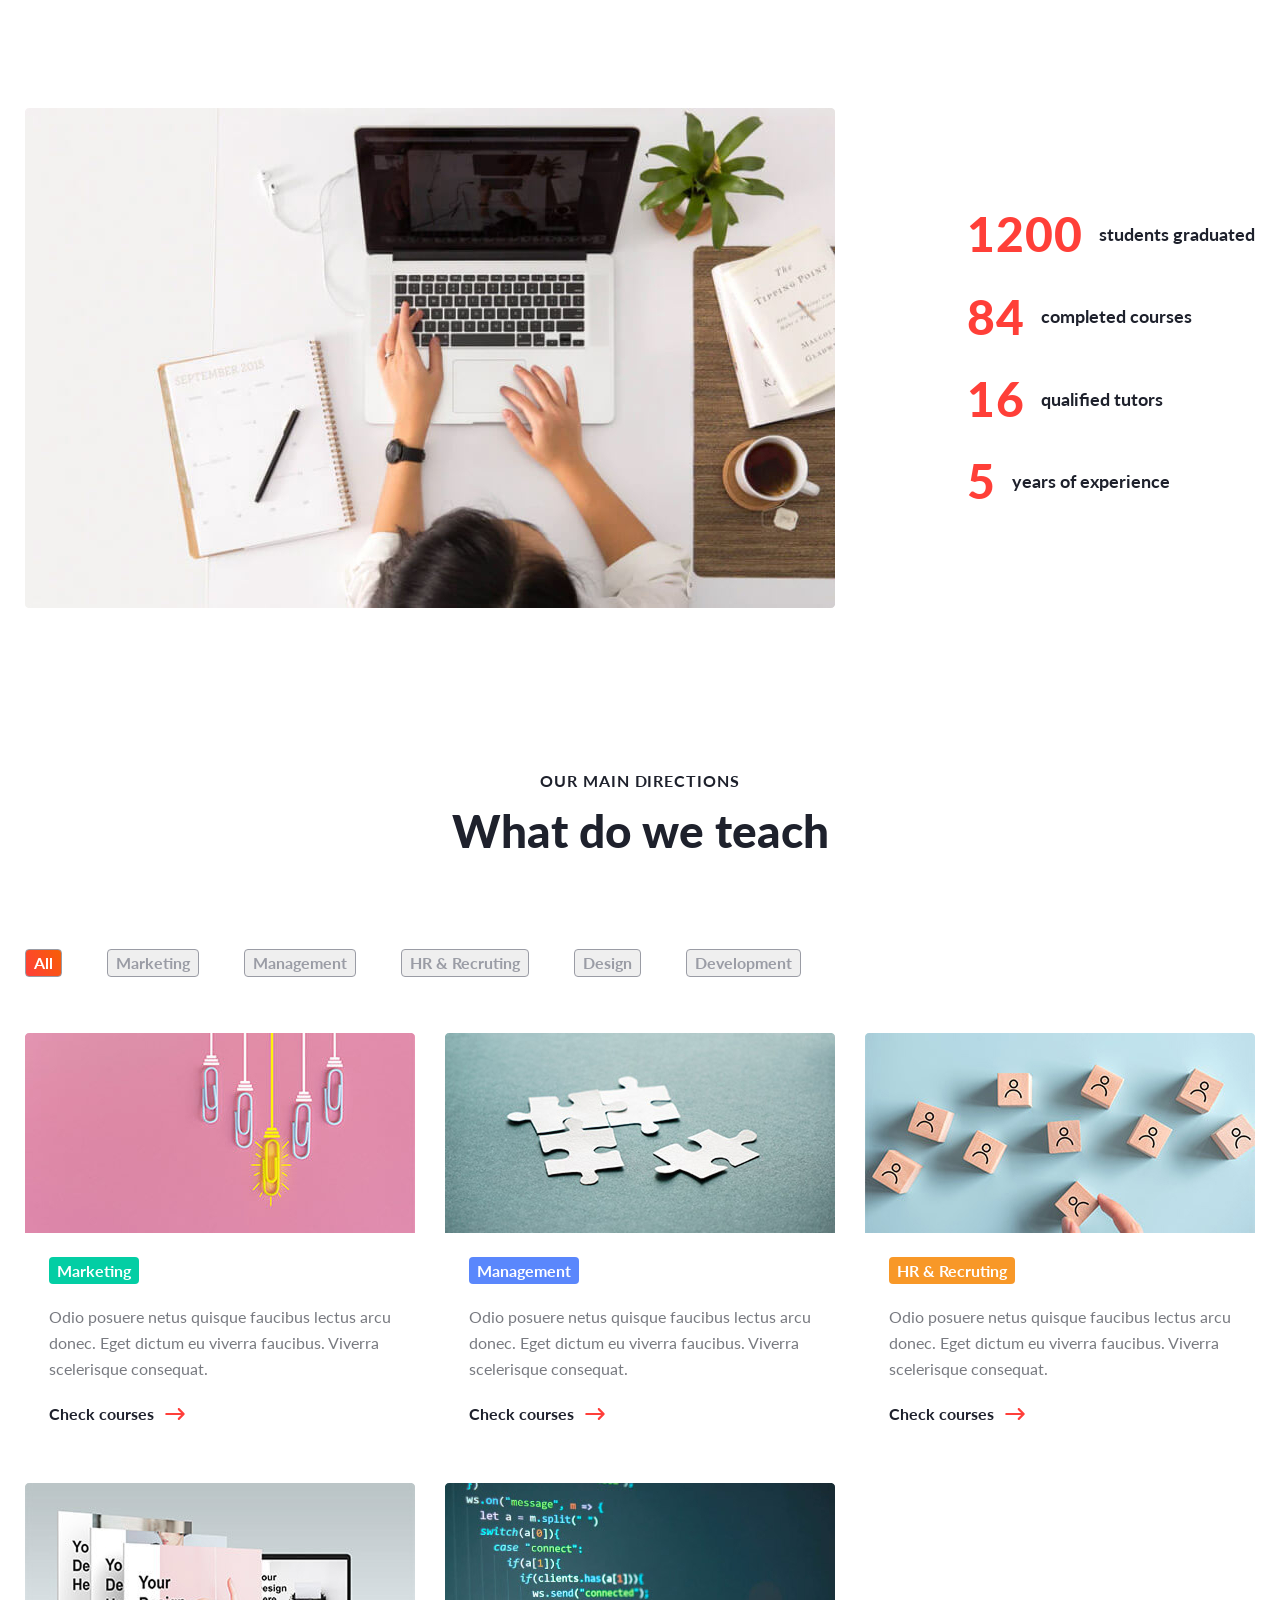
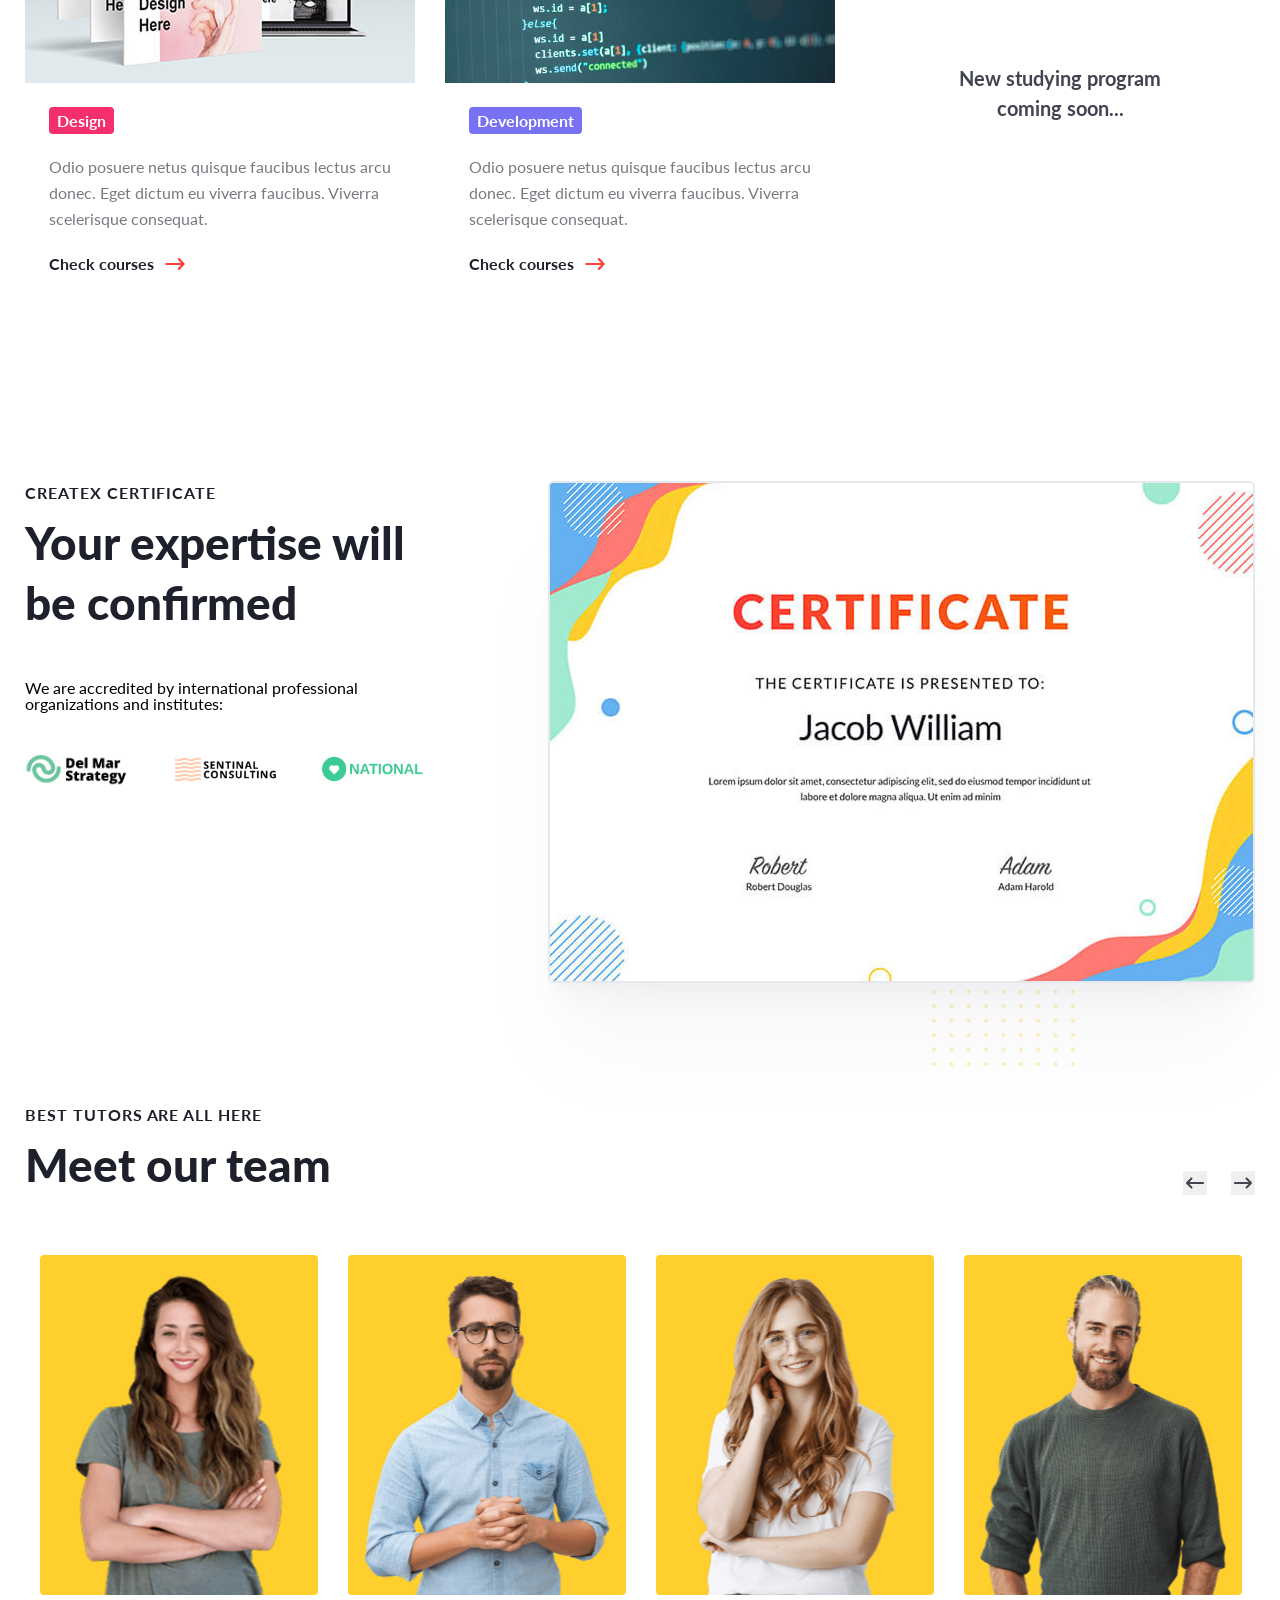
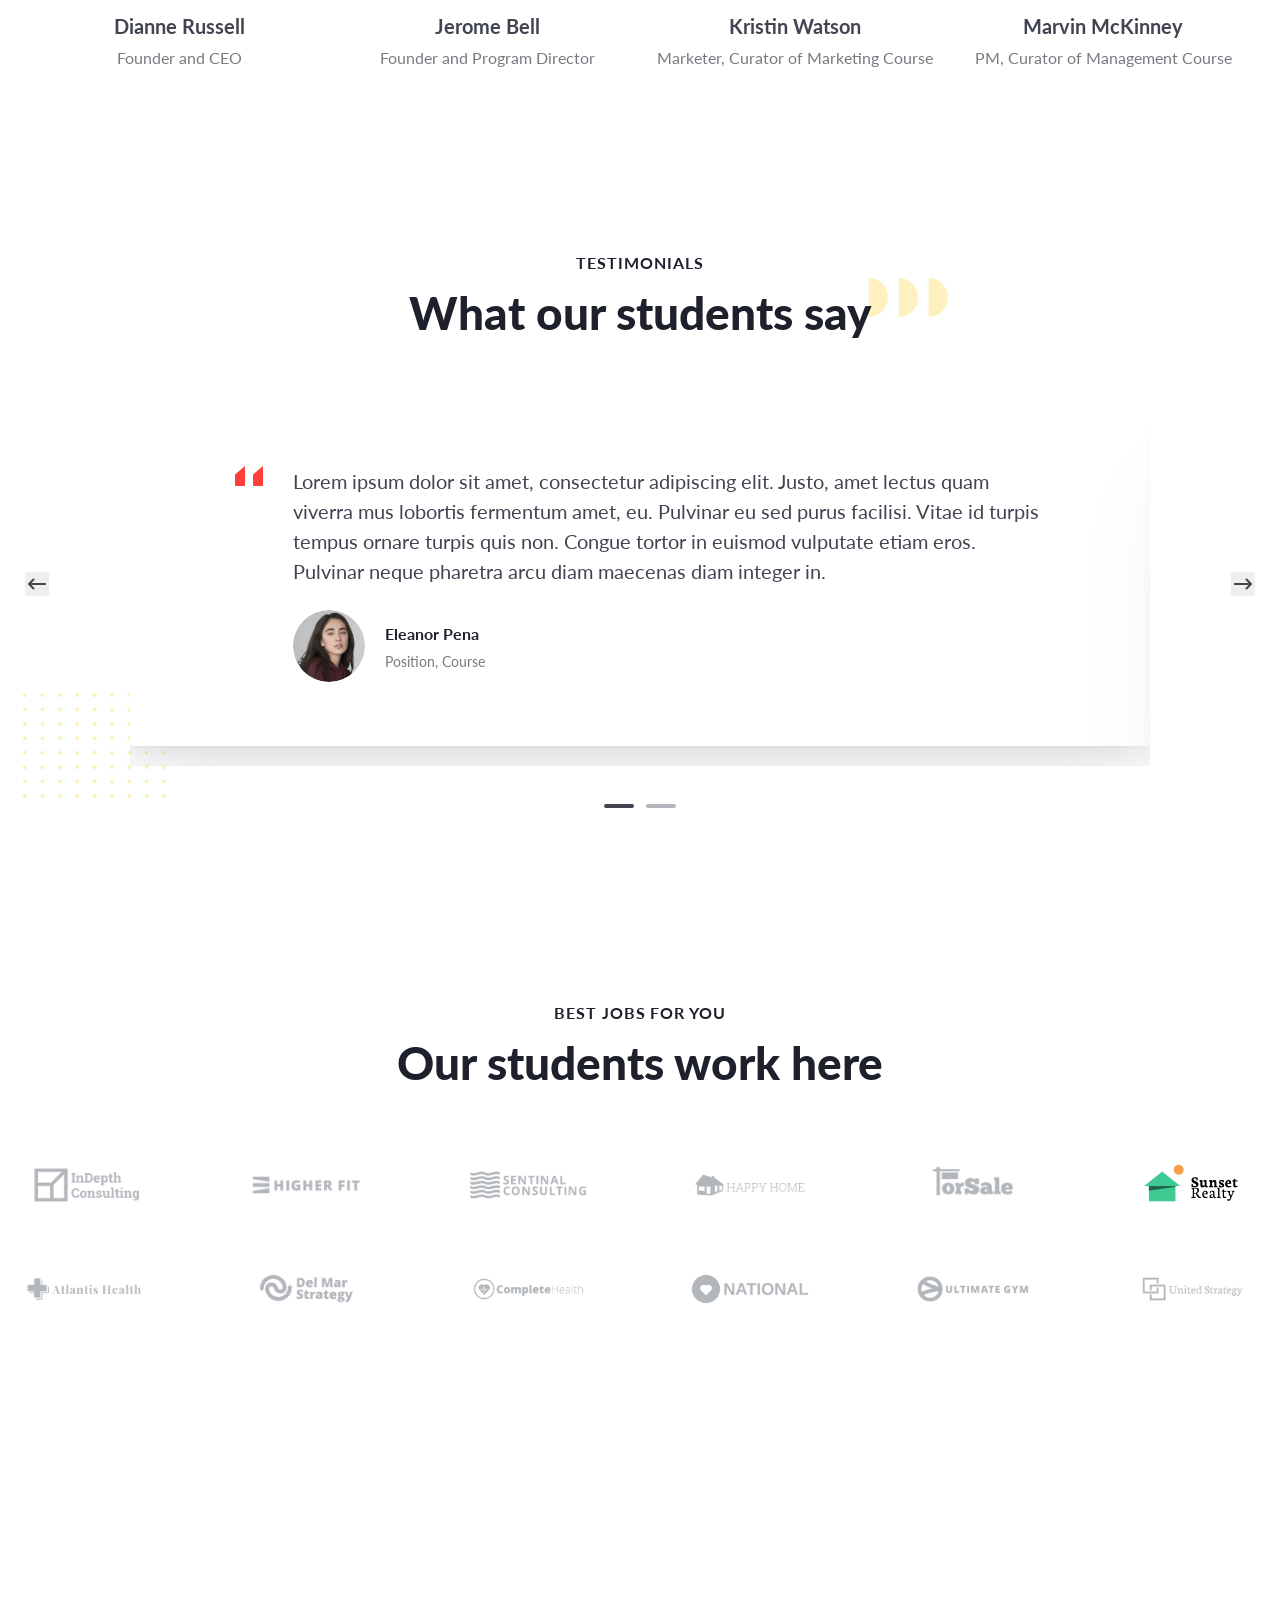
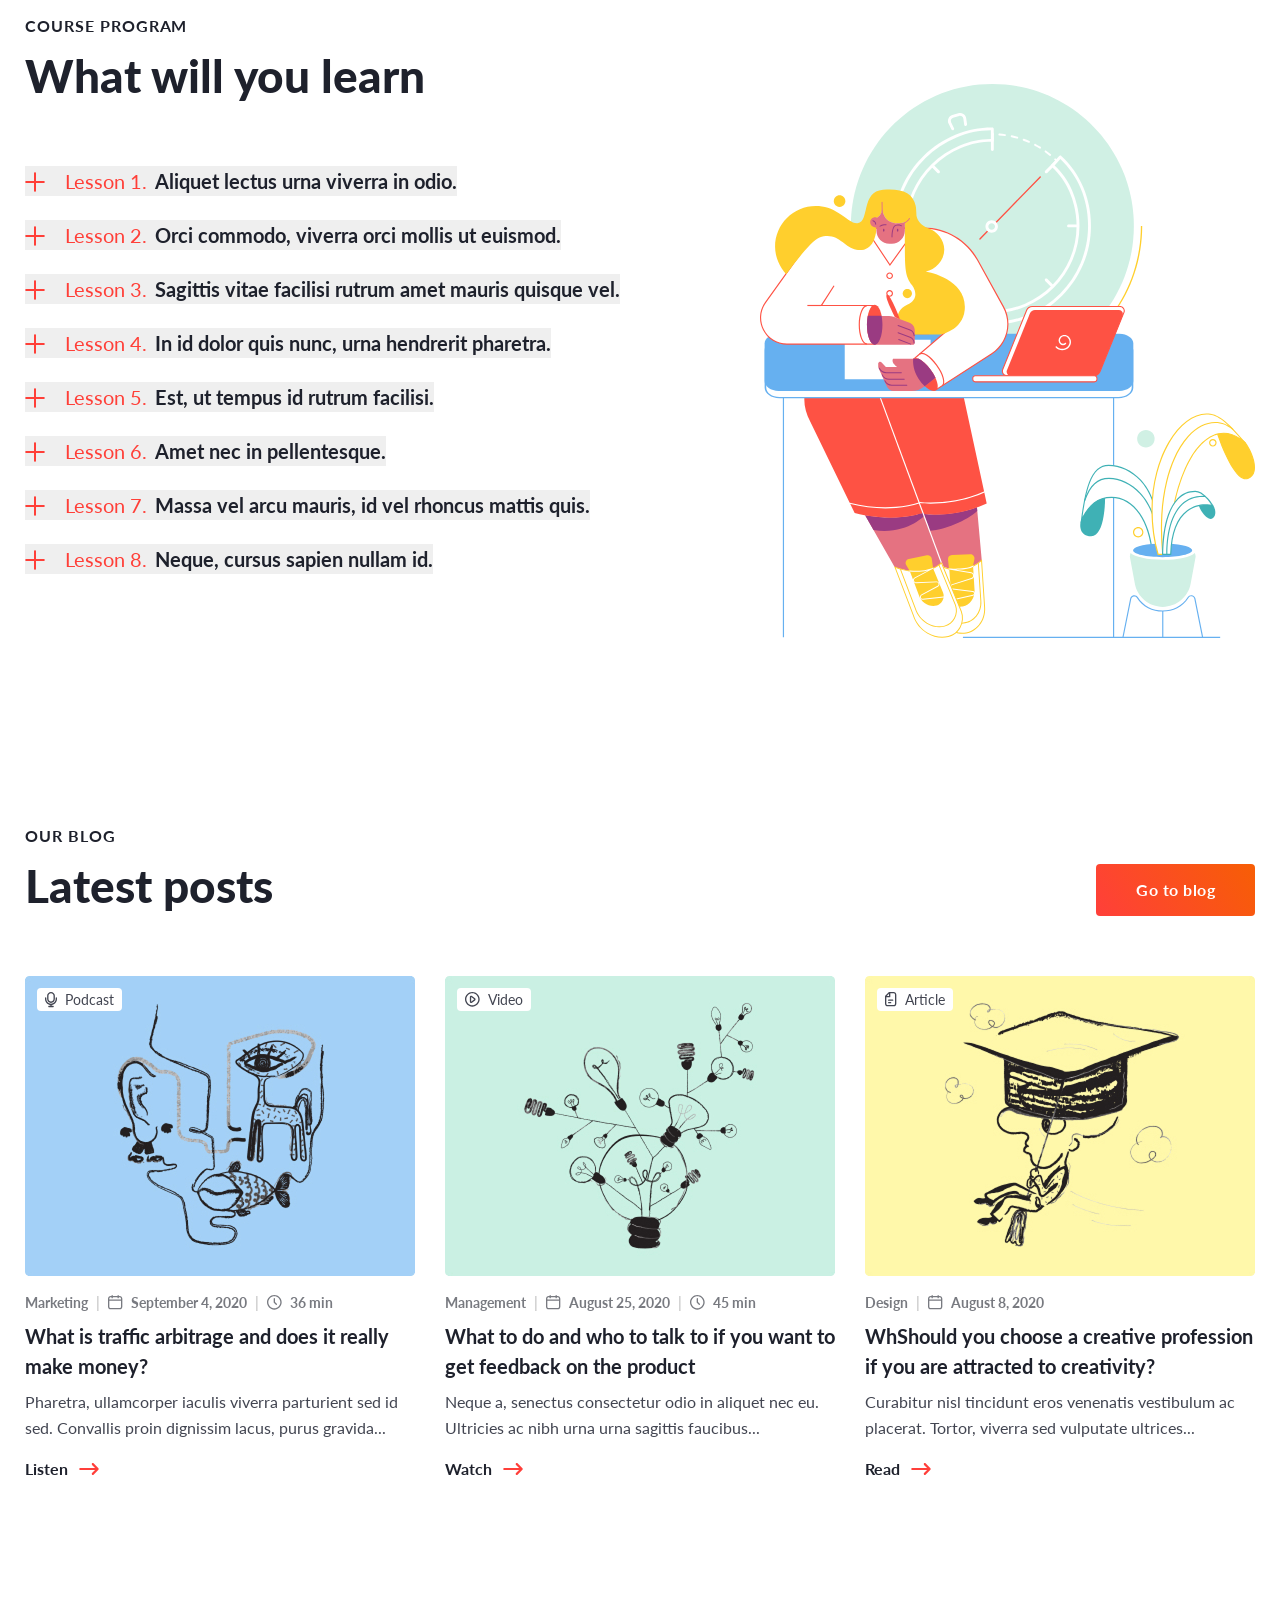
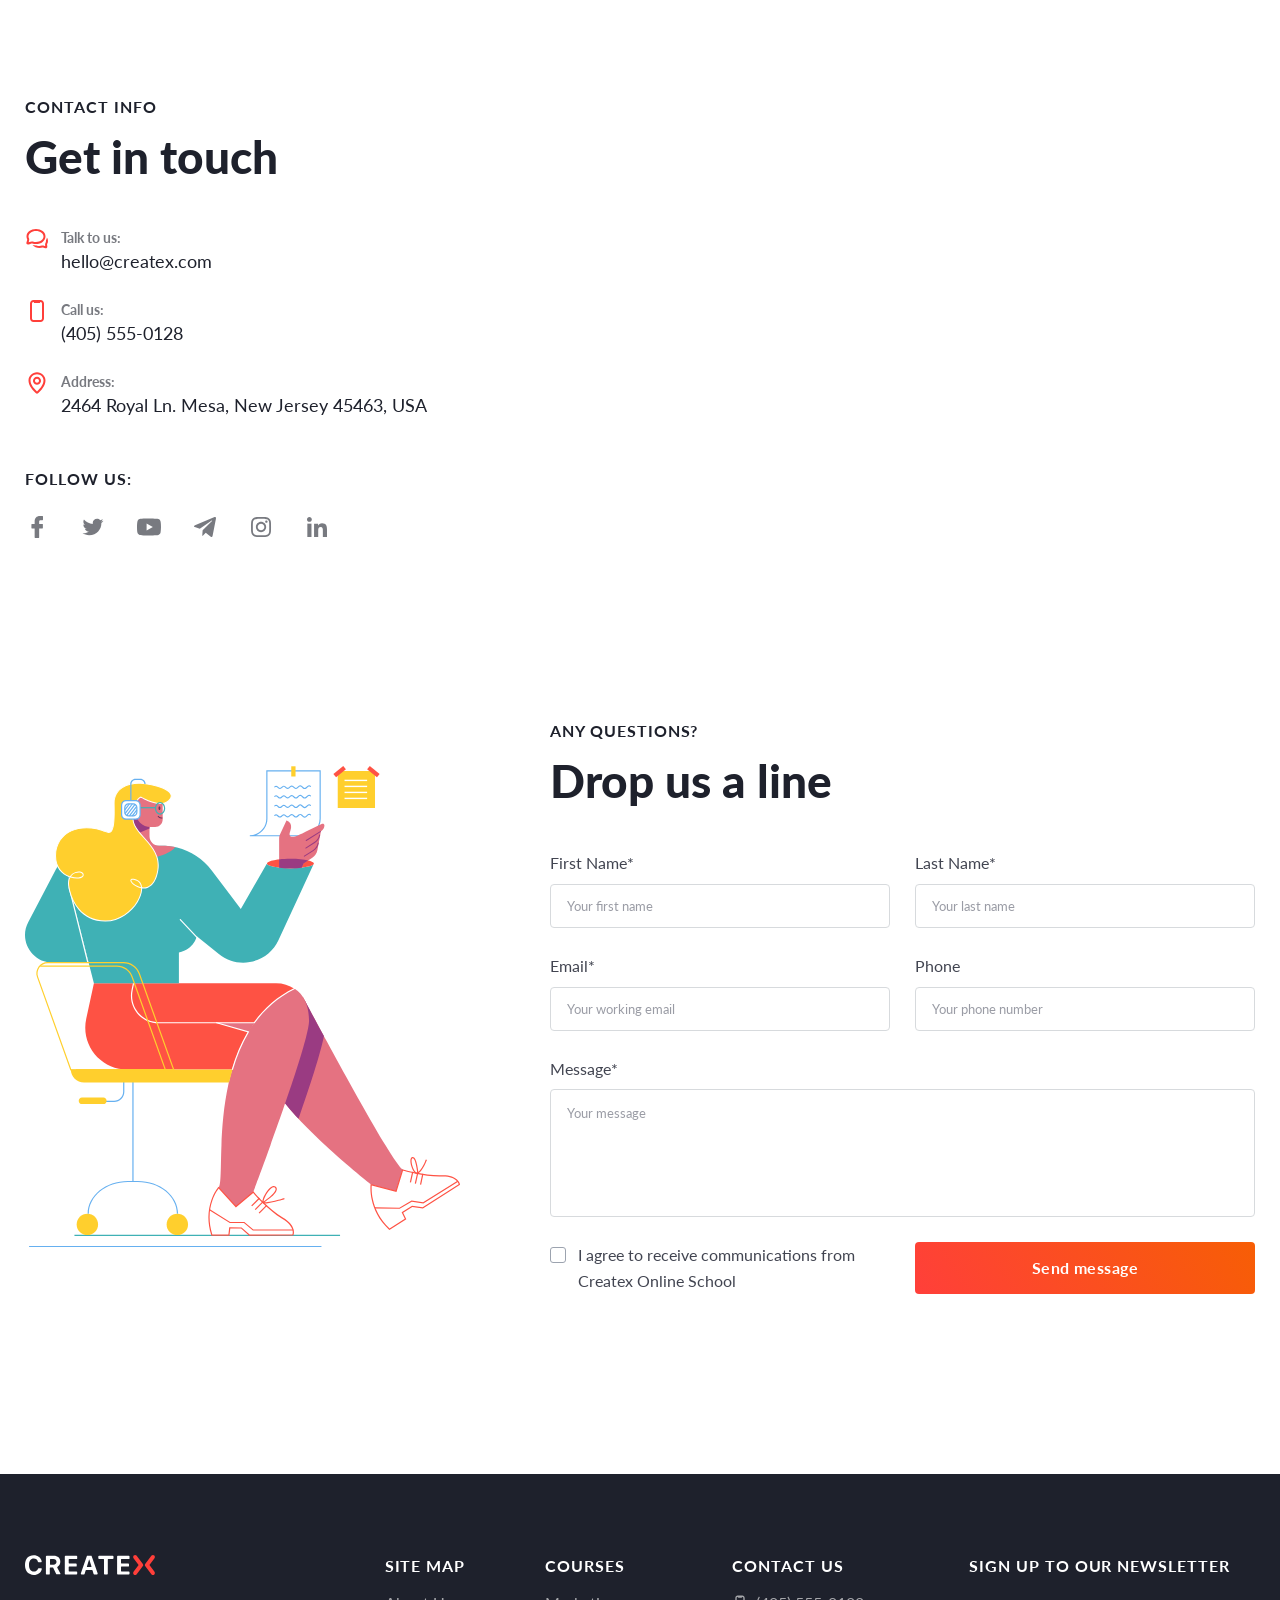
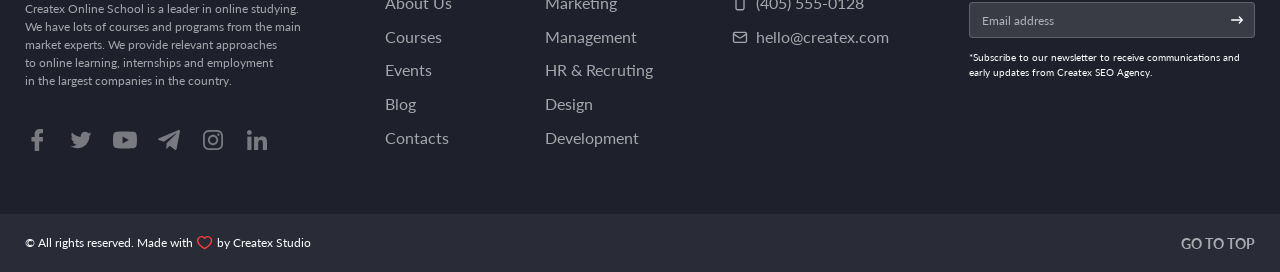
<file: projects/Createx/index.html>
<!DOCTYPE html>
<html lang="en">

<head>
  <meta charset="UTF-8">
  <meta name="viewport" content="width=device-width, initial-scale=1.0">
  <link rel="preconnect" href="https://fonts.googleapis.com">
  <link rel="preconnect" href="https://fonts.gstatic.com" crossorigin>
  <link
    href="https://fonts.googleapis.com/css2?family=Lato:ital,wght@0,100;0,300;0,400;0,700;0,900;1,100;1,300;1,400;1,700;1,900&display=swap"
    rel="stylesheet">

  <link rel="stylesheet" href="css/slick.css">
  <link rel="stylesheet" href="css/reset.css">
  <link rel="stylesheet" href="css/style.css">
  <link rel="stylesheet" href="css/media.css">
  <title>Createx</title>
</head>

<body>

  <div class="hero" id="top">
    <img src="images/decor/Group 4.svg" alt="">
    <div class="container">

      <header>

        <a class="logo" href="#">
          <img src="images/logo.svg" alt="Createx logo">
        </a>

        <div class="menu">
          <button class="burger" type="button" aria-label="Открыть меню" aria-expanded="false"
            aria-controls="primary-nav">
            <span></span>
            <span></span>
            <span></span>
          </button>
  
          <nav id="primary-nav">
            <ul>
              <li class="link"><a href="#about-us">About Us</a></li>
              <li class="link"><a href="#directions">Courses</a></li>
              <li class="link"><a href="#course-program">Events</a></li>
              <li class="link"><a href="#our-blog">Blog</a></li>
              <li class="link"><a href="#contact-info">Contacts</a></li>
            </ul>
          </nav>
        </div>

        <div class="right">
          <a class="button" href="#consult">
            Get consultation
          </a>
          <div class="auth">
            <a href="#log" class="link">Log in</a>
            <span> / </span>
            <a href="#reg" class="link">Register</a>
          </div>
        </div>

      </header>

      <div class="content">
        <div class="text">
          <a class="play" href="#">
            <img src="images/icons/play-btn_small.svg">
            Play showreel
          </a>
          <h1 class="slogan">
            Enjoy studying with Createx Online Courses
          </h1>
          <a class="button empty" href="#about">About us</a>
          <a class="button" href="#explore">Explore courses</a>
        </div>
        <img src="images/illustration1.svg" alt="Consultation">
      </div>

      <div class="stats">
        <ul>
          <li><span>1200</span>Students graduated</li>
          <li class="sep"></li>
          <li><span>84</span>Completed courses</li>
          <li class="sep"></li>
          <li><span>16</span>Qualified tutors</li>
          <li class="sep"></li>
          <li><span>5</span>Years of experience</li>
        </ul>
      </div>

    </div>
  </div>

  <main>

    <section class="about-us" id="about-us">
      <div class="container">

        <div class="content">
          <div class="text">
            <div class="heading">
              <h4>About us</h4>
              <h2>Createx Online School</h2>
            </div>
            <p class="bold">
              Createx Online School is a leader in online studying. We have lots of courses and programs from the main
              market experts.
            </p>
            <p class="normal">
              We provide relevant approaches to online learning, internships and employment in the largest companies
              in the country. Our educational programs help you get a new specialty from scratch. During your studies,
              we will help you find a job. Check the courses and online events that we organise.
            </p>
            <a class="button empty" href="#">Explore events</a>
            <a class="button" href="#">Browse courses</a>
          </div>
          <img src="images/illustration2.svg" alt="Women with laptop">
        </div>

        <div class="stats">
          <img src="images/image1.jpg" alt="Women with laptop 2">
          <ul>
            <li class="bold"><span>1200</span>students graduated</li>
            <li class="bold"><span>84</span>completed courses</li>
            <li class="bold"><span>16</span>qualified tutors</li>
            <li class="bold"><span>5</span>years of experience</li>
          </ul>
        </div>

      </div>
    </section>

    <section class="directions" id="directions">
      <div class="container">

        <div class="heading">
          <h4>our main directions</h4>
          <h2>What do we teach</h2>
        </div>

        <div class="filter-container">
          <ul class="controls">
            <li>
              <button type="button" data-filter="all">All</button>
            </li>
            <li>
              <button type="button" data-filter=".marketing">Marketing</button>
            </li>
            <li>
              <button type="button" data-filter=".management">Management</button>
            </li>
            <li>
              <button type="button" data-filter=".hr">HR & Recruting</button>
            </li>
            <li>
              <button type="button" data-filter=".design">Design</button>
            </li>
            <li>
              <button type="button" data-filter=".development">Development</button>
            </li>
          </ul>

          <div class="grid">
            <div class="direction mix marketing">
              <img src="images/directions/1.jpg">
              <div class="text">
                <h4>Marketing</h4>
                <p class="normal">
                  Odio posuere netus quisque faucibus lectus arcu donec. Eget dictum eu viverra faucibus. Viverra
                  scelerisque consequat.
                </p>
                <a class="arrow-ref" href="#">Check courses</a>
              </div>
            </div>
            <div class="direction mix management">
              <img src="images/directions/2.jpg">
              <div class="text">
                <h4>Management</h4>
                <p class="normal">
                  Odio posuere netus quisque faucibus lectus arcu donec. Eget dictum eu viverra faucibus. Viverra
                  scelerisque consequat.
                </p>
                <a class="arrow-ref" href="#">Check courses</a>
              </div>
            </div>
            <div class="direction mix hr">
              <img src="images/directions/3.jpg">
              <div class="text">
                <h4>HR & Recruting</h4>
                <p class="normal">
                  Odio posuere netus quisque faucibus lectus arcu donec. Eget dictum eu viverra faucibus. Viverra
                  scelerisque consequat.
                </p>
                <a class="arrow-ref" href="#">Check courses</a>
              </div>
            </div>
            <div class="direction mix design">
              <img src="images/directions/4.jpg">
              <div class="text">
                <h4>Design</h4>
                <p class="normal">
                  Odio posuere netus quisque faucibus lectus arcu donec. Eget dictum eu viverra faucibus. Viverra
                  scelerisque consequat.
                </p>
                <a class="arrow-ref" href="#">Check courses</a>
              </div>
            </div>
            <div class="direction mix development">
              <img src="images/directions/5.jpg">
              <div class="text">
                <h4>Development</h4>
                <p class="normal">
                  Odio posuere netus quisque faucibus lectus arcu donec. Eget dictum eu viverra faucibus. Viverra
                  scelerisque consequat.
                </p>
                <a class="arrow-ref" href="#">Check courses</a>
              </div>
            </div>
            <div class="mix soon">
              New studying program coming soon...
            </div>
          </div>

        </div>

      </div>
    </section>

    <section class="certificate">
      <div class="container">

        <div class="text">
          <div class="heading">
            <h4>Createx Certificate</h4>
            <h2>Your expertise will be confirmed</h2>
          </div>
          <p>
            We are accredited by international professional organizations and institutes:
          </p>
          <div class="logos">
            <img src="images/logos/1.svg" alt="Del Mar Strategy">
            <img src="images/logos/2.svg" alt="Sentinal Consulting">
            <img src="images/logos/3.svg" alt="National">
          </div>
        </div>

        <img src="images/certificate.jpg" alt="Certificate">

      </div>
    </section>

    <section class="team">
      <div class="container">

        <div class="top">
          <div class="heading">
            <h4>Best tutors are all here</h4>
            <h2>Meet our team</h2>
          </div>

          <div class="arrows"></div>
        </div>

        <div class="people slider">
          <div class="human">
            <div class="wrap">
              <div class="profile">
                <img src="images/our-team/1.png">
                <div class="links">
                  <ul>
                    <a href="#"><img src="images/icons/contacts/Facebook.svg" alt="facebook"></a>
                    <a href="#"><img src="images/icons/contacts/Instagram.svg" alt="instagram"></a>
                    <a href="#"><img src="images/icons/contacts/Linked-In.svg" alt="linked-in"></a>
                  </ul>
                </div>
              </div>
              <span class="name">Dianne Russell</span>
              <span class="position">Founder and CEO</span>
            </div>
          </div>

          <div class="human">
            <div class="wrap">
              <div class="profile">
                <img src="images/our-team/2.png">
                <div class="links">
                  <ul>
                    <a href="#"><img src="images/icons/contacts/Facebook.svg" alt="facebook"></a>
                    <a href="#"><img src="images/icons/contacts/Instagram.svg" alt="instagram"></a>
                    <a href="#"><img src="images/icons/contacts/Linked-In.svg" alt="linked-in"></a>
                  </ul>
                </div>
              </div>
              <span class="name">Jerome Bell</span>
              <span class="position">Founder and Program Director</span>
            </div>
          </div>

          <div class="human">
            <div class="wrap">
              <div class="profile">
                <img src="images/our-team/3.png">
                <div class="links">
                  <ul>
                    <a href="#"><img src="images/icons/contacts/Facebook.svg" alt="facebook"></a>
                    <a href="#"><img src="images/icons/contacts/Instagram.svg" alt="instagram"></a>
                    <a href="#"><img src="images/icons/contacts/Linked-In.svg" alt="linked-in"></a>
                  </ul>
                </div>
              </div>
              <span class="name">Kristin Watson</span>
              <span class="position">Marketer, Curator of Marketing Course</span>
            </div>
          </div>

          <div class="human">
            <div class="wrap">
              <div class="profile">
                <img src="images/our-team/4.png">
                <div class="links">
                  <ul>
                    <a href="#"><img src="images/icons/contacts/Facebook.svg" alt="facebook"></a>
                    <a href="#"><img src="images/icons/contacts/Instagram.svg" alt="instagram"></a>
                    <a href="#"><img src="images/icons/contacts/Linked-In.svg" alt="linked-in"></a>
                  </ul>
                </div>
              </div>
              <span class="name">Marvin McKinney</span>
              <span class="position">PM, Curator of Management Course</span>
            </div>
          </div>

          <div class="human">
            <div class="wrap">
              <div class="profile">
                <img src="images/our-team/3.png">
                <div class="links">
                  <ul>
                    <a href="#"><img src="images/icons/contacts/Facebook.svg" alt="facebook"></a>
                    <a href="#"><img src="images/icons/contacts/Instagram.svg" alt="instagram"></a>
                    <a href="#"><img src="images/icons/contacts/Linked-In.svg" alt="linked-in"></a>
                  </ul>
                </div>
              </div>
              <span class="name">Kristin Watson</span>
              <span class="position">Marketer, Curator of Marketing Course</span>
            </div>
          </div>

          <div class="human">
            <div class="wrap">
              <div class="profile">
                <img src="images/our-team/1.png">
                <div class="links">
                  <ul>
                    <a href="#"><img src="images/icons/contacts/Facebook.svg" alt="facebook"></a>
                    <a href="#"><img src="images/icons/contacts/Instagram.svg" alt="instagram"></a>
                    <a href="#"><img src="images/icons/contacts/Linked-In.svg" alt="linked-in"></a>
                  </ul>
                </div>
              </div>
              <span class="name">Dianne Russell</span>
              <span class="position">Founder and CEO</span>
            </div>
          </div>

          <div class="human">
            <div class="wrap">
              <div class="profile">
                <img src="images/our-team/2.png">
                <div class="links">
                  <ul>
                    <a href="#"><img src="images/icons/contacts/Facebook.svg" alt="facebook"></a>
                    <a href="#"><img src="images/icons/contacts/Instagram.svg" alt="instagram"></a>
                    <a href="#"><img src="images/icons/contacts/Linked-In.svg" alt="linked-in"></a>
                  </ul>
                </div>
              </div>
              <span class="name">Jerome Bell</span>
              <span class="position">Founder and Program Director</span>
            </div>
          </div>

        </div>

      </div>
    </section>

    <section class="testimonials">
      <div class="container">

        <div class="heading">
          <h4>testimonials</h4>
          <h2>What our students say</h2>
        </div>

        <div class="slider">

          <div class="testimonial">
            <div class="wrap">
              <img src="images/icons/braces.svg">
              <div>
                <p>
                  Lorem ipsum dolor sit amet, consectetur adipiscing elit. Justo, amet lectus quam viverra mus lobortis
                  fermentum amet, eu. Pulvinar eu sed purus facilisi. Vitae id turpis tempus ornare turpis quis non.
                  Congue tortor in euismod vulputate etiam eros. Pulvinar neque pharetra arcu diam maecenas diam integer
                  in.
                </p>
                <div class="author">
                  <img src="images/avatar.jpg">
                  <div>
                    <span class="name">Eleanor Pena</span>
                    <span class="info">Position, Course</span>
                  </div>
                </div>
              </div>
            </div>
          </div>

          <div class="testimonial">
            <div class="wrap">
              <img src="images/icons/braces.svg">
              <div>
                <p>
                  Lorem ipsum dolor sit amet, consectetur adipiscing elit. Justo, amet lectus quam viverra mus lobortis
                  fermentum amet, eu. Pulvinar eu sed purus facilisi. Vitae id turpis tempus ornare turpis quis non.
                  Congue tortor in euismod vulputate etiam eros. Pulvinar neque pharetra arcu diam maecenas diam integer
                  in
                </p>
                <div class="author">
                  <img src="images/avatar.jpg">
                  <div>
                    <span class="name">Eleanor Pena</span>
                    <span class="info">Position, Course</span>
                  </div>
                </div>
              </div>
            </div>
          </div>

        </div>

        <div class="dots"></div>

      </div>

      </div>
    </section>

    <section class="best-jobs">
      <div class="container">

        <div class="heading">
          <h4>best jobs for you</h4>
          <h2>Our students work here</h2>
        </div>

        <div class="logos">
          <a href="#"><img src="images/logos/4.svg"></a>
          <a href="#"><img src="images/logos/5.svg"></a>
          <a href="#"><img src="images/logos/6.svg"></a>
          <a href="#"><img src="images/logos/7.svg"></a>
          <a href="#"><img src="images/logos/8.svg"></a>
          <a href="#"><img src="images/logos/9.svg"></a>
          <a href="#"><img src="images/logos/10.svg"></a>
          <a href="#"><img src="images/logos/11.svg"></a>
          <a href="#"><img src="images/logos/12.svg"></a>
          <a href="#"><img src="images/logos/13.svg"></a>
          <a href="#"><img src="images/logos/14.svg"></a>
          <a href="#"><img src="images/logos/15.svg"></a>
        </div>

      </div>
    </section>

    <section class="course-program" id="course-program">
      <div class="container">

        <div>
          <div class="heading">
            <h4>Course program</h4>
            <h2>What will you learn</h2>
          </div>

          <div class="lessons accordion">

            <div class="item">
              <button class="header">
                <div class="first-line bold">
                  Aliquet lectus urna viverra in odio.
                </div>
              </button>
              <div class="blank"></div>
              <p class="normal content">
                Nulla amet, sagittis potenti rhoncus sit. Elit lectus nec pulvinar aliquet donec enim, ornare. Lacus
                facilisi curabitur turpis varius mauris. Nisi, tempus risus, odio mi suscipit sed. Curabitur faucibus
                porttitor quis sem lacus, arcu feugiat facilisis. Commodo nunc orci vitae accumsan id.
              </p>
            </div>

            <div class="item">
              <button class="header">
                <div class="first-line bold">
                  Orci commodo, viverra orci mollis ut euismod.
                </div>
              </button>
              <div class="blank"></div>
              <p class="normal content">
                Nulla amet, sagittis potenti rhoncus sit. Elit lectus nec pulvinar aliquet donec enim, ornare. Lacus
                facilisi curabitur turpis varius mauris. Nisi, tempus risus, odio mi suscipit sed. Curabitur faucibus
                porttitor quis sem lacus, arcu feugiat facilisis. Commodo nunc orci vitae accumsan id.
              </p>
            </div>

            <div class="item">
              <button class="header">
                <div class="first-line bold">
                  Sagittis vitae facilisi rutrum amet mauris quisque vel.
                </div>
              </button>
              <div class="blank"></div>
              <p class="normal content">
                Nulla amet, sagittis potenti rhoncus sit. Elit lectus nec pulvinar aliquet donec enim, ornare. Lacus
                facilisi curabitur turpis varius mauris. Nisi, tempus risus, odio mi suscipit sed. Curabitur faucibus
                porttitor quis sem lacus, arcu feugiat facilisis. Commodo nunc orci vitae accumsan id.
              </p>
            </div>

            <div class="item">
              <button class="header">
                <div class="first-line bold">
                  In id dolor quis nunc, urna hendrerit pharetra.
                </div>
              </button>
              <div class="blank"></div>
              <p class="normal content">
                Nulla amet, sagittis potenti rhoncus sit. Elit lectus nec pulvinar aliquet donec enim, ornare. Lacus
                facilisi curabitur turpis varius mauris. Nisi, tempus risus, odio mi suscipit sed. Curabitur faucibus
                porttitor quis sem lacus, arcu feugiat facilisis. Commodo nunc orci vitae accumsan id.
              </p>
            </div>

            <div class="item">
              <button class="header">
                <div class="first-line bold">
                  Est, ut tempus id rutrum facilisi.
                </div>
              </button>
              <div class="blank"></div>
              <p class="normal content">
                Nulla amet, sagittis potenti rhoncus sit. Elit lectus nec pulvinar aliquet donec enim, ornare. Lacus
                facilisi curabitur turpis varius mauris. Nisi, tempus risus, odio mi suscipit sed. Curabitur faucibus
                porttitor quis sem lacus, arcu feugiat facilisis. Commodo nunc orci vitae accumsan id.
              </p>
            </div>

            <div class="item">
              <button class="header">
                <div class="first-line bold">
                  Amet nec in pellentesque.
                </div>
              </button>
              <div class="blank"></div>
              <p class="normal content">
                Nulla amet, sagittis potenti rhoncus sit. Elit lectus nec pulvinar aliquet donec enim, ornare. Lacus
                facilisi curabitur turpis varius mauris. Nisi, tempus risus, odio mi suscipit sed. Curabitur faucibus
                porttitor quis sem lacus, arcu feugiat facilisis. Commodo nunc orci vitae accumsan id.
              </p>
            </div>

            <div class="item">
              <button class="header">
                <div class="first-line bold">
                  Massa vel arcu mauris, id vel rhoncus mattis quis.
                </div>
              </button>
              <div class="blank"></div>
              <p class="normal content">
                Nulla amet, sagittis potenti rhoncus sit. Elit lectus nec pulvinar aliquet donec enim, ornare. Lacus
                facilisi curabitur turpis varius mauris. Nisi, tempus risus, odio mi suscipit sed. Curabitur faucibus
                porttitor quis sem lacus, arcu feugiat facilisis. Commodo nunc orci vitae accumsan id.
              </p>
            </div>

            <div class="item">
              <button class="header">
                <div class="first-line bold">
                  Neque, cursus sapien nullam id.
                </div>
              </button>
              <div class="blank"></div>
              <p class="normal content">
                Nulla amet, sagittis potenti rhoncus sit. Elit lectus nec pulvinar aliquet donec enim, ornare. Lacus
                facilisi curabitur turpis varius mauris. Nisi, tempus risus, odio mi suscipit sed. Curabitur faucibus
                porttitor quis sem lacus, arcu feugiat facilisis. Commodo nunc orci vitae accumsan id.
              </p>
            </div>

          </div>

        </div>

        <img src="images/illustration3.svg">

      </div>
    </section>

    <section class="our-blog" id="our-blog">
      <div class="container">

        <div class="top">
          <div class="heading">
            <h4>Our blog</h4>
            <h2>Latest posts</h2>
          </div>

          <a href="#" class="button">
            Go to blog
          </a>
        </div>

        <div class="posts">

          <div class="post">
            <div class="type">
              <img src="images/icons/blog/Vector-2.svg">
              Podcast
            </div>
            <img class="post-image" src="images/blog/1.jpg" alt="cacofony">
            <div class="metadata">
              <span class="direction">Marketing</span>
              <div class="date">
                <img src="images/icons/blog/Vector (Stroke).svg">
                September 4, 2020
              </div>
              <div class="read-time">
                <img src="images/icons/blog/Union.svg" alt="">
                36 min
              </div>
            </div>
            <h3 class="bold">What is traffic arbitrage and does it really make money?</h3>
            <p class="normal">Pharetra, ullamcorper iaculis viverra parturient sed id sed. Convallis proin dignissim
              lacus, purus gravida...</p>
            <a class="arrow-ref" href="#">Listen</a>
          </div>

          <div class="post">
            <div class="type">
              <img src="images/icons/blog/Vector-1.svg">
              Video
            </div>
            <img class="post-image" src="images/blog/2.jpg" alt="cacofony">
            <div class="metadata">
              <span class="direction">Management</span>
              <div class="date">
                <img src="images/icons/blog/Vector (Stroke).svg">
                August 25, 2020
              </div>
              <div class="read-time">
                <img src="images/icons/blog/Union.svg" alt="">
                45 min
              </div>
            </div>
            <h3 class="bold">What to do and who to talk to if you want to get feedback on the product</h3>
            <p class="normal">Neque a, senectus consectetur odio in aliquet nec eu. Ultricies ac nibh urna urna sagittis
              faucibus...</p>
            <a class="arrow-ref" href="#">Watch</a>
          </div>

          <div class="post">
            <div class="type">
              <img src="images/icons/blog/Vector.svg">
              Article
            </div>
            <img class="post-image" src="images/blog/3.jpg" alt="cacofony">
            <div class="metadata">
              <span class="direction">Design</span>
              <div class="date">
                <img src="images/icons/blog/Vector (Stroke).svg">
                August 8, 2020
              </div>
            </div>
            <h3 class="bold">WhShould you choose a creative profession if you are attracted to creativity?</h3>
            <p class="normal">Curabitur nisl tincidunt eros venenatis vestibulum ac placerat. Tortor, viverra sed
              vulputate ultrices...</p>
            <a class="arrow-ref" href="#">Read</a>
          </div>

        </div>

      </div>
    </section>

    <section class="contact-info" id="contact-info">
      <div class="container">

        <div class="left">
          <div class="heading">
            <h4>Contact info</h4>
            <h2>Get in touch</h2>
          </div>
          <div class="general-contacts">
            <div class="contact">
              <img src="images/icons/contacts/Chat.svg">
              <div>
                <span class="note">Talk to us:</span>
                <span class="info">hello@createx.com</span>
              </div>
            </div>
            <div class="contact">
              <img src="images/icons/contacts/iPhone.svg">
              <div>
                <span class="note">Call us:</span>
                <span class="info">(405) 555-0128</span>
              </div>
            </div>
            <div class="contact">
              <img src="images/icons/contacts/outline.svg">
              <div>
                <span class="note">Address:</span>
                <span class="info">2464 Royal Ln. Mesa, New Jersey 45463, USA</span>
              </div>
            </div>
          </div>
          <div class="socials">
            <span>Follow us:</span>
            <div class="icons">
              <a href="#"><img src="images/icons/contacts/Facebook.svg" alt="facebook"></a>
              <a href="#"><img src="images/icons/contacts/Twitter.svg" alt="twitter"></a>
              <a href="#"><img src="images/icons/contacts/YouTube.svg" alt="youtube"></a>
              <a href="#"><img src="images/icons/contacts/telegram.svg" alt="telegram"></a>
              <a href="#"><img src="images/icons/contacts/Instagram.svg" alt="Instagram"></a>
              <a href="#"><img src="images/icons/contacts/Linked-In.svg" alt="Linked-In"></a>
            </div>
          </div>
        </div>

        <div class="right">
          <iframe
            src="https://www.google.com/maps/embed?pb=!1m18!1m12!1m3!1d386988.1571468638!2d-74.73095218919056!3d40.7324340074365!2m3!1f0!2f0!3f0!3m2!1i1024!2i768!4f13.1!3m3!1m2!1s0x89c2f94efa3f6c43%3A0x35447f641694f28!2sBrimar%20Industries!5e0!3m2!1sru!2sru!4v1789583671827!5m2!1sen!2sen"
            width="705" height="412" style="border:0;" allowfullscreen="" loading="lazy"
            referrerpolicy="strict-origin-when-cross-origin"></iframe>
        </div>

      </div>
    </section>

    <section class="any-questions">
      <div class="container">

        <div class="left">
          <img src="images/illustration.svg">
        </div>

        <div class="right">

          <div class="heading">
            <h4>Any questions?</h4>
            <h2>Drop us a line</h2>
          </div>

          <form action="/submit" method="post">
            <div class="small field">
              <label for="f-name">First Name*</label>
              <input type="text" id="f-name" name="f-name" placeholder="Your first name" required>
            </div>
            <div class="small field">
              <label for="l-name">Last Name*</label>
              <input type="text" id="l-name" name="l-name" placeholder="Your last name" required>
            </div>
            <div class="small field">
              <label for="email">Email*</label>
              <input type="email" id="email" name="email" placeholder="Your working email" required>
            </div>
            <div class="small field">
              <label for="phone">Phone</label>
              <input type="tel" id="phone" name="phone" placeholder="Your phone number">
            </div>
            <div class="field">
              <label for="message">Message*</label>
              <textarea id="message" name="message" placeholder="Your message" required></textarea>
            </div>
            <label class="small">
              <input type="checkbox" name="agree" required>
              <span class="checkmark"></span>
              I agree to receive communications from Createx Online School
            </label>
            <button type="submit" class="small button">Send message</button>
          </form>

        </div>

      </div>
    </section>

  </main>

  <footer>

    <div class="top">
      <div class="container">
        <div class="company-profile">
          <img src="images/logo1.svg" alt="createx" class="logo">
          <p>
            Createx Online School is a leader in online studying. We have lots of courses and programs from the main
            market experts. We provide relevant approaches to online learning, internships and employment in the largest
            companies in the country.
          </p>
          <div class="socials">
            <div class="icons">
              <a href="#"><svg width="24" height="24" viewBox="0 0 24 24" fill="none"
                  xmlns="http://www.w3.org/2000/svg">
                  <path
                    d="M17.5628 1.00458L14.7856 1C11.6654 1 9.64903 3.12509 9.64903 6.41423V8.91055H6.85662C6.61532 8.91055 6.41992 9.1115 6.41992 9.35937V12.9763C6.41992 13.2241 6.61554 13.4249 6.85662 13.4249H9.64903V22.5514C9.64903 22.7993 9.84443 23 10.0857 23H13.729C13.9703 23 14.1657 22.799 14.1657 22.5514V13.4249H17.4307C17.672 13.4249 17.8674 13.2241 17.8674 12.9763L17.8688 9.35937C17.8688 9.24036 17.8226 9.12638 17.7409 9.04215C17.6591 8.95793 17.5477 8.91055 17.4318 8.91055H14.1657V6.79439C14.1657 5.77728 14.4017 5.26094 15.6915 5.26094L17.5624 5.26025C17.8035 5.26025 17.9989 5.0593 17.9989 4.81166V1.45317C17.9989 1.20576 17.8037 1.00504 17.5628 1.00458Z"
                    fill="currentColor" />
                </svg>
              </a>
              <a href="#"><svg width="24" height="24" viewBox="0 0 24 24" fill="none"
                  xmlns="http://www.w3.org/2000/svg">
                  <path
                    d="M22.5 5.77233C21.7271 6.10027 20.8978 6.32267 20.0264 6.42196C20.9161 5.91181 21.5972 5.10263 21.92 4.1414C21.0854 4.61383 20.1642 4.95688 19.1826 5.14285C18.3966 4.33994 17.2785 3.83984 16.0384 3.83984C13.6593 3.83984 11.7303 5.68691 11.7303 7.9637C11.7303 8.2866 11.7683 8.60199 11.8418 8.90357C8.26201 8.73141 5.08768 7.08917 2.96314 4.59372C2.59176 5.20189 2.38049 5.91053 2.38049 6.66697C2.38049 8.09814 3.14161 9.36093 4.2964 10.0997C3.5904 10.0771 2.92639 9.89116 2.34508 9.58205V9.63357C2.34508 11.6314 3.83056 13.2988 5.80024 13.6783C5.43936 13.7713 5.05882 13.8228 4.66514 13.8228C4.38696 13.8228 4.11794 13.7964 3.85417 13.7461C4.40267 15.3859 5.99315 16.5783 7.87756 16.611C6.40388 17.7167 4.54573 18.3739 2.52749 18.3739C2.17976 18.3739 1.83724 18.3537 1.5 18.3173C3.40671 19.4896 5.67036 20.1732 8.10327 20.1732C16.028 20.1732 20.3597 13.8881 20.3597 8.43741L20.3453 7.90341C21.1917 7.32537 21.9239 6.59912 22.5 5.77233Z"
                    fill="currentColor" />
                </svg>
              </a>
              <a href="#"><svg width="24" height="24" viewBox="0 0 24 24" fill="none"
                  xmlns="http://www.w3.org/2000/svg">
                  <path fill-rule="evenodd" clip-rule="evenodd"
                    d="M21.3903 4.11358C22.4182 4.39044 23.2288 5.20086 23.5055 6.22899C24.0197 8.10691 23.9999 12.0213 23.9999 12.0213C23.9999 12.0213 23.9999 15.9158 23.5057 17.7939C23.2288 18.8218 22.4184 19.6324 21.3903 19.9091C19.5122 20.4035 12 20.4035 12 20.4035C12 20.4035 4.50731 20.4035 2.60961 19.8895C1.58148 19.6127 0.771054 18.802 0.4942 17.7741C0 15.9158 0 12.0015 0 12.0015C0 12.0015 0 8.10691 0.4942 6.22899C0.770871 5.20104 1.60125 4.37066 2.60943 4.09399C4.48753 3.59961 11.9998 3.59961 11.9998 3.59961C11.9998 3.59961 19.5122 3.59961 21.3903 4.11358ZM15.8549 12.0016L9.60788 15.5996V8.40355L15.8549 12.0016Z"
                    fill="currentColor" />
                </svg>
              </a>
              <a href="#"><svg width="24" height="24" viewBox="0 0 24 24" fill="none"
                  xmlns="http://www.w3.org/2000/svg">
                  <path
                    d="M9.63262 15.1813L9.2687 20.7653C9.78938 20.7653 10.0149 20.5213 10.2853 20.2283L12.7264 17.6833L17.7847 21.7243C18.7124 22.2883 19.366 21.9913 19.6163 20.7933L22.9365 3.8214L22.9374 3.8204C23.2317 2.3244 22.4415 1.73941 21.5377 2.1064L2.02135 10.2574C0.689406 10.8214 0.709573 11.6314 1.79493 11.9984L6.78447 13.6913L18.3742 5.78039C18.9196 5.38639 19.4155 5.60439 19.0076 5.99839L9.63262 15.1813Z"
                    fill="currentColor" />
                </svg>
              </a>
              <a href="#"><svg width="24" height="24" viewBox="0 0 24 24" fill="none"
                  xmlns="http://www.w3.org/2000/svg">
                  <path
                    d="M21.9804 7.88005C21.9336 6.81738 21.7617 6.0868 21.5156 5.45374C21.2616 4.78176 20.8709 4.18014 20.359 3.68002C19.8589 3.1721 19.2533 2.77743 18.5891 2.52745C17.9524 2.28127 17.2256 2.10943 16.163 2.06257C15.0923 2.01175 14.7525 2 12.0371 2C9.32172 2 8.98185 2.01175 7.9152 2.05861C6.85253 2.10546 6.12195 2.27746 5.48904 2.52348C4.81692 2.77743 4.2153 3.16814 3.71517 3.68002C3.20726 4.18014 2.81274 4.78573 2.5626 5.44992C2.31643 6.0868 2.14458 6.81341 2.09773 7.87609C2.04691 8.9467 2.03516 9.28658 2.03516 12.002C2.03516 14.7173 2.04691 15.0572 2.09376 16.1239C2.14061 17.1865 2.31261 17.9171 2.55879 18.5502C2.81274 19.2221 3.20726 19.8238 3.71517 20.3239C4.2153 20.8318 4.82088 21.2265 5.48507 21.4765C6.12195 21.7226 6.84856 21.8945 7.91139 21.9413C8.97788 21.9883 9.31791 21.9999 12.0333 21.9999C14.7486 21.9999 15.0885 21.9883 16.1552 21.9413C17.2178 21.8945 17.9484 21.7226 18.5813 21.4765C19.9254 20.9568 20.9881 19.8941 21.5078 18.5502C21.7538 17.9133 21.9258 17.1865 21.9726 16.1239C22.0195 15.0572 22.0312 14.7173 22.0312 12.002C22.0312 9.28658 22.0273 8.9467 21.9804 7.88005ZM20.1794 16.0457C20.1364 17.0225 19.9723 17.5499 19.8355 17.9015C19.4995 18.7728 18.808 19.4643 17.9367 19.8004C17.585 19.9372 17.0538 20.1012 16.0808 20.1441C15.026 20.1911 14.7096 20.2027 12.0411 20.2027C9.37255 20.2027 9.0522 20.1911 8.00113 20.1441C7.02437 20.1012 6.49693 19.9372 6.1453 19.8004C5.71171 19.6402 5.31704 19.3862 4.9967 19.0541C4.6646 18.7298 4.41065 18.3391 4.2504 17.9055C4.11365 17.5539 3.94959 17.0225 3.9067 16.0497C3.8597 14.9948 3.8481 14.6783 3.8481 12.0097C3.8481 9.34122 3.8597 9.02087 3.9067 7.96995C3.94959 6.99319 4.11365 6.46575 4.2504 6.11412C4.41065 5.68038 4.6646 5.28586 5.00067 4.96536C5.32483 4.63327 5.71553 4.37931 6.14927 4.21921C6.5009 4.08247 7.03231 3.9184 8.00509 3.87537C9.05999 3.82851 9.37652 3.81676 12.0449 3.81676C14.7174 3.81676 15.0337 3.82851 16.0848 3.87537C17.0616 3.9184 17.589 4.08247 17.9406 4.21921C18.3742 4.37931 18.7689 4.63327 19.0892 4.96536C19.4213 5.28967 19.6753 5.68038 19.8355 6.11412C19.9723 6.46575 20.1364 6.99701 20.1794 7.96995C20.2262 9.02484 20.238 9.34122 20.238 12.0097C20.238 14.6783 20.2262 14.9908 20.1794 16.0457Z"
                    fill="currentColor" />
                  <path
                    d="M12.0371 6.86423C9.20069 6.86423 6.89937 9.1654 6.89937 12.002C6.89937 14.8385 9.20069 17.1397 12.0371 17.1397C14.8736 17.1397 17.1748 14.8385 17.1748 12.002C17.1748 9.1654 14.8736 6.86423 12.0371 6.86423ZM12.0371 15.3347C10.197 15.3347 8.70438 13.8422 8.70438 12.002C8.70438 10.1617 10.197 8.66924 12.0371 8.66924C13.8774 8.66924 15.3698 10.1617 15.3698 12.002C15.3698 13.8422 13.8774 15.3347 12.0371 15.3347Z"
                    fill="currentColor" />
                  <path
                    d="M18.5776 6.6611C18.5776 7.32346 18.0405 7.86053 17.378 7.86053C16.7156 7.86053 16.1785 7.32346 16.1785 6.6611C16.1785 5.99858 16.7156 5.46167 17.378 5.46167C18.0405 5.46167 18.5776 5.99858 18.5776 6.6611Z"
                    fill="currentColor" />
                </svg>
              </a>
              <a href="#"><svg width="24" height="24" viewBox="0 0 24 24" fill="none"
                  xmlns="http://www.w3.org/2000/svg">
                  <path
                    d="M21.995 22L22 21.9992V14.6642C22 11.0758 21.2275 8.31167 17.0325 8.31167C15.0158 8.31167 13.6625 9.41833 13.11 10.4675H13.0517V8.64667H9.07416V21.9992H13.2158V15.3875C13.2158 13.6467 13.5458 11.9633 15.7017 11.9633C17.8258 11.9633 17.8575 13.95 17.8575 15.4992V22H21.995Z"
                    fill="currentColor" />
                  <path d="M2.32999 8.6475H6.47666V22H2.32999V8.6475Z" fill="currentColor" />
                  <path
                    d="M4.40167 2C3.07583 2 2 3.07583 2 4.40167C2 5.7275 3.07583 6.82583 4.40167 6.82583C5.7275 6.82583 6.80333 5.7275 6.80333 4.40167C6.8025 3.07583 5.72667 2 4.40167 2Z"
                    fill="currentColor" />
                </svg>
              </a>
            </div>
          </div>
        </div>

        <div class="site-map">
          <h4>site map</h4>
          <div class="links">
            <a href="#about-us">About Us</a>
            <a href="#directions">Courses</a>
            <a href="#course-program">Events</a>
            <a href="#our-blog">Blog</a>
            <a href="#contact-info">Contacts</a>
          </div>
        </div>

        <div class="courses">
          <h4>courses</h4>
          <div class="links">
            <a href="#directions">Marketing</a>
            <a href="#directions">Management</a>
            <a href="#directions">HR & Recruting</a>
            <a href="#directions">Design</a>
            <a href="#directions">Development</a>
          </div>
        </div>

        <div class="contact-us">
          <h4>contact us</h4>
          <div class="links">
            <a href="tel:+14055550128">
              <svg width="16" height="16" viewBox="0 0 16 16" fill="none" xmlns="http://www.w3.org/2000/svg">
                <path fill-rule="evenodd" clip-rule="evenodd"
                  d="M5.66683 1.94857C5.11454 1.94857 4.66683 2.39628 4.66683 2.94857V13.0527C4.66683 13.605 5.11454 14.0527 5.66683 14.0527H10.3335C10.8858 14.0527 11.3335 13.605 11.3335 13.0527V2.94857C11.3335 2.39628 10.8858 1.94857 10.3335 1.94857H10.2779L10.1155 2.3382C10.012 2.58661 9.76928 2.74842 9.50016 2.74842H6.50016C6.23105 2.74842 5.98832 2.58661 5.8848 2.3382L5.72242 1.94857H5.66683ZM3.3335 2.94857C3.3335 1.6599 4.37817 0.615234 5.66683 0.615234H10.3335C11.6222 0.615234 12.6668 1.6599 12.6668 2.94857V13.0527C12.6668 14.3414 11.6222 15.3861 10.3335 15.3861H5.66683C4.37816 15.3861 3.3335 14.3414 3.3335 13.0527V2.94857Z"
                  fill="currentColor" />
              </svg>
              (405) 555-0128
            </a>
            <a href="mailto:hello@createx.com">
              <svg width="16" height="16" viewBox="0 0 16 16" fill="none" xmlns="http://www.w3.org/2000/svg">
                <path fill-rule="evenodd" clip-rule="evenodd"
                  d="M15.1668 11.9993V4.66602C15.1668 3.56145 14.2714 2.66602 13.1668 2.66602L2.83349 2.66603C1.72893 2.66603 0.833496 3.56146 0.833496 4.66603V11.9993C0.833496 13.1039 1.72893 13.9993 2.8335 13.9993L13.1668 13.9993C14.2714 13.9993 15.1668 13.1039 15.1668 11.9993ZM13.8335 6.17232V11.9993C13.8335 12.3675 13.535 12.666 13.1668 12.666L2.8335 12.666C2.46531 12.666 2.16683 12.3675 2.16683 11.9993L2.16683 6.17223L6.87561 9.3742C7.55433 9.83573 8.44613 9.83573 9.12485 9.3742L13.8335 6.17232ZM13.8259 4.56509C13.7773 4.24479 13.5007 3.99935 13.1668 3.99935L2.83349 3.99936C2.49965 3.99936 2.22311 4.24476 2.17443 4.56501L7.62535 8.27164C7.85159 8.42548 8.14886 8.42548 8.3751 8.27164L13.8259 4.56509Z"
                  fill="currentColor" />
              </svg>
              hello@createx.com
            </a>
          </div>
        </div>

        <div class="sign-up">
          <h4>SIGN UP TO OUR NEWSLETTER</h4>
          <form action="/subscribe">
            <input type="email" name="email-sub" placeholder="Email address" required>
            <button type="submit">
              <img src="images/icons/arrows/input/small/Right.svg" alt="">
            </button>
          </form>
          <p>
            *Subscribe to our newsletter to receive communications and early updates from Createx SEO Agency.
          </p>
        </div>
      </div>
    </div>

    <div class="bottom">
      <div class="container">

        <div class="credits">
          © All rights reserved. Made with
          <svg width="16" height="14" viewBox="0 0 16 14" fill="none" xmlns="http://www.w3.org/2000/svg">
            <path fill-rule="evenodd" clip-rule="evenodd"
              d="M7.58519 11.8027C4.51915 10.0565 2.80911 8.3208 1.9822 6.81486C1.13586 5.27353 1.2097 3.97535 1.67934 3.05398C2.64466 1.16017 5.38972 0.554578 7.06223 2.6699L7.58515 3.33126L8.10811 2.66993C9.78091 0.554524 12.5261 1.16021 13.4914 3.05398C13.9611 3.97534 14.0349 5.27351 13.1885 6.81484C12.3615 8.32079 10.6514 10.0565 7.58519 11.8027ZM7.58521 1.26851C5.23241 -0.967232 1.76148 -0.0432043 0.491425 2.44848C-0.205603 3.81595 -0.215124 5.58337 0.813469 7.45661C1.83294 9.31323 3.86554 11.2729 7.26269 13.1506L7.58518 13.3289L7.90767 13.1506C11.3049 11.273 13.3376 9.31324 14.3572 7.45662C15.3858 5.58339 15.3764 3.81597 14.6793 2.44848C13.4093 -0.0432518 9.93823 -0.967198 7.58521 1.26851Z"
              fill="#FF3F3A" />
          </svg>
          by Createx Studio
        </div>

        <a class="to-top" href="#top">GO TO TOP</a>

      </div>
    </div>

  </footer>


  <script src="js/jquery.js"></script>

  <script src="js/slick.min.js"></script>
  <script src="js/mixitup.min.js"></script>
  <script src="js/main.js"></script>
</body>

</html>
</file>
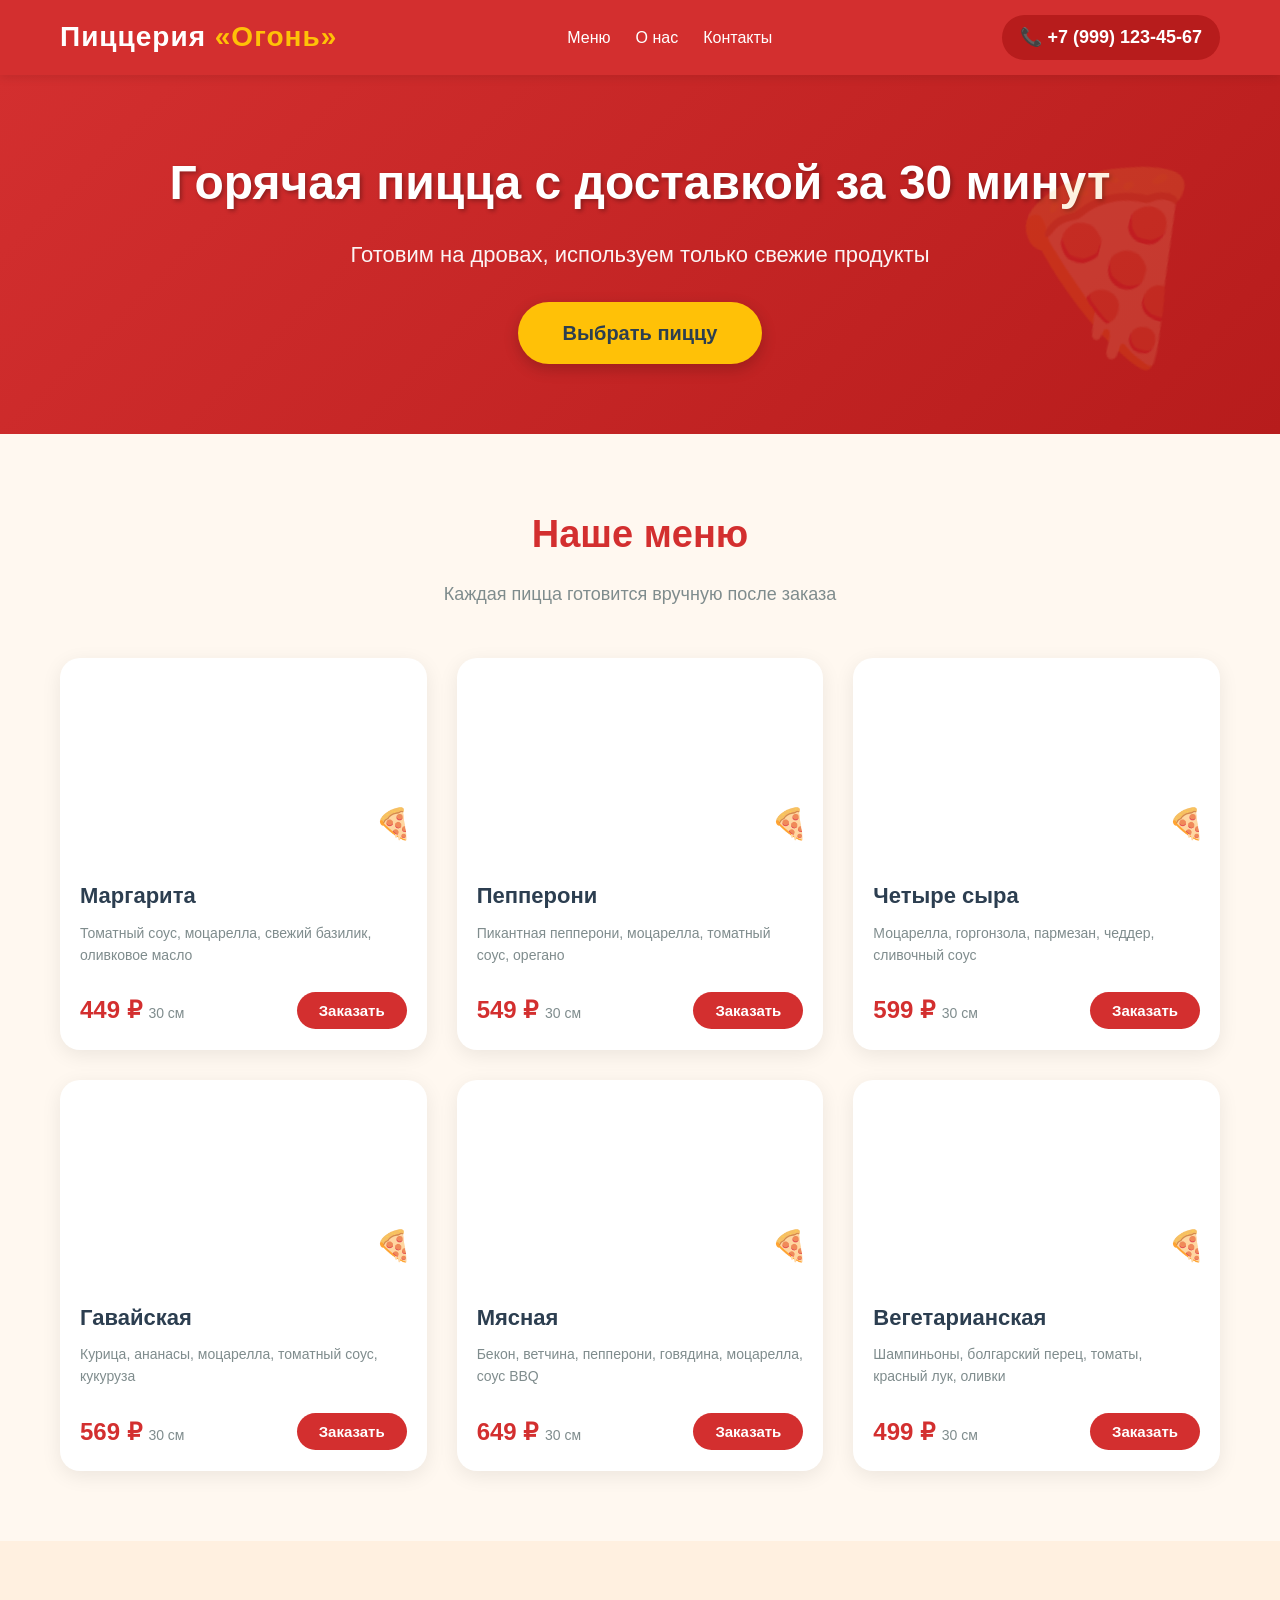
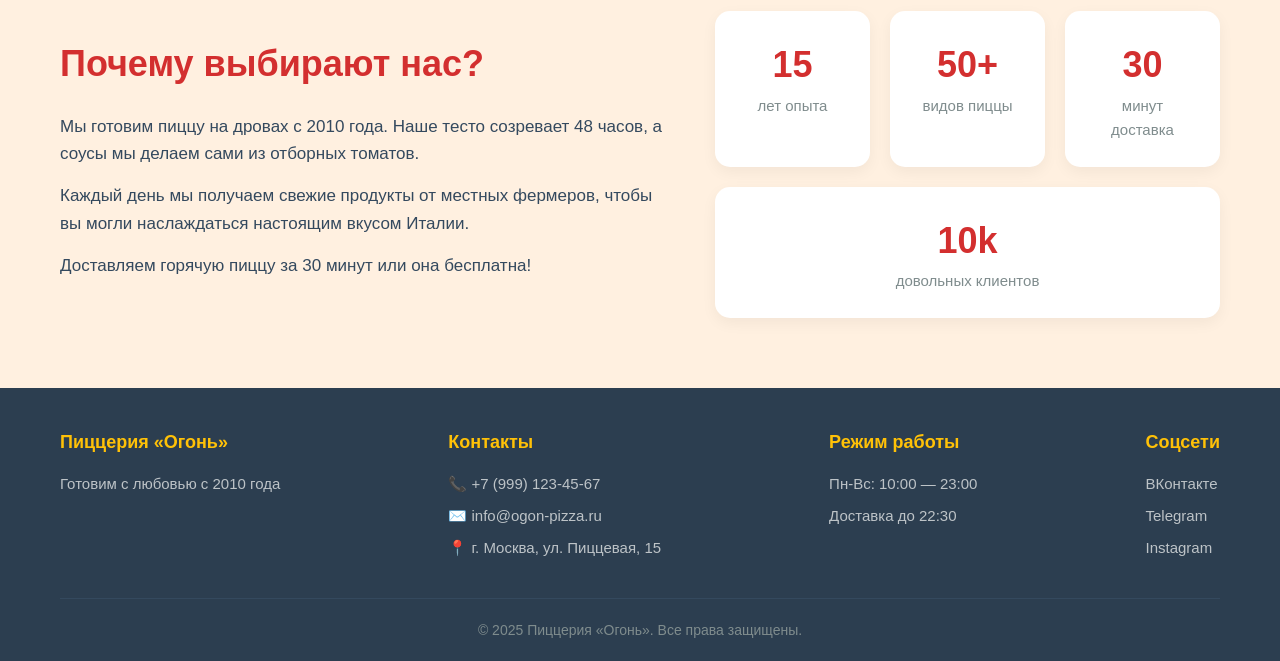
<file: projects/Fire/index.html>
<!DOCTYPE html>
<html lang="ru">
<head>
    <meta charset="UTF-8">
    <meta name="viewport" content="width=device-width, initial-scale=1.0">
    <title>Пиццерия «Огонь» — Вкусная пицца с доставкой</title>
    <style>
        /* Общие стили */
        * {
            margin: 0;
            padding: 0;
            box-sizing: border-box;
        }

        body {
            font-family: 'Segoe UI', Tahoma, Geneva, Verdana, sans-serif;
            background-color: #fff8f0;
            color: #2c3e50;
            line-height: 1.6;
        }

        a {
            text-decoration: none;
            color: inherit;
        }

        ul {
            list-style: none;
        }

        .container {
            max-width: 1200px;
            margin: 0 auto;
            padding: 0 20px;
        }

        /* Шапка */
        header {
            background-color: #d32f2f;
            color: white;
            padding: 15px 0;
            box-shadow: 0 2px 10px rgba(0, 0, 0, 0.1);
            position: sticky;
            top: 0;
            z-index: 100;
        }

        .header-flex {
            display: flex;
            justify-content: space-between;
            align-items: center;
            flex-wrap: wrap;
        }

        .logo {
            font-size: 28px;
            font-weight: bold;
            letter-spacing: 1px;
        }

        .logo span {
            color: #ffc107;
        }

        nav ul {
            display: flex;
            gap: 25px;
            flex-wrap: wrap;
        }

        nav ul li a {
            font-weight: 500;
            transition: color 0.3s;
            padding: 5px 0;
            border-bottom: 2px solid transparent;
        }

        nav ul li a:hover {
            color: #ffc107;
            border-bottom: 2px solid #ffc107;
        }

        .phone {
            font-weight: bold;
            font-size: 18px;
            background-color: #b71c1c;
            padding: 8px 18px;
            border-radius: 30px;
            transition: background 0.3s;
        }

        .phone:hover {
            background-color: #ffc107;
            color: #2c3e50;
        }

        /* Баннер */
        .hero {
            background: linear-gradient(135deg, #d32f2f 0%, #b71c1c 100%);
            color: white;
            padding: 70px 0;
            text-align: center;
            position: relative;
            overflow: hidden;
        }

        .hero::before {
            content: "🍕";
            font-size: 180px;
            position: absolute;
            right: 5%;
            top: 50%;
            transform: translateY(-50%) rotate(15deg);
            opacity: 0.15;
            pointer-events: none;
        }

        .hero h1 {
            font-size: 48px;
            margin-bottom: 15px;
            text-shadow: 2px 2px 4px rgba(0, 0, 0, 0.3);
        }

        .hero p {
            font-size: 22px;
            margin-bottom: 30px;
            opacity: 0.95;
        }

        .btn {
            display: inline-block;
            background-color: #ffc107;
            color: #2c3e50;
            padding: 15px 45px;
            font-size: 20px;
            font-weight: bold;
            border-radius: 50px;
            transition: transform 0.3s, box-shadow 0.3s;
            box-shadow: 0 5px 15px rgba(0, 0, 0, 0.2);
        }

        .btn:hover {
            transform: translateY(-3px);
            box-shadow: 0 8px 25px rgba(0, 0, 0, 0.3);
            background-color: #ffca28;
        }

        /* Меню */
        .menu-section {
            padding: 70px 0;
        }

        .section-title {
            text-align: center;
            font-size: 38px;
            margin-bottom: 15px;
            color: #d32f2f;
        }

        .section-subtitle {
            text-align: center;
            font-size: 18px;
            color: #7f8c8d;
            margin-bottom: 50px;
        }

        .pizza-grid {
            display: grid;
            grid-template-columns: repeat(auto-fit, minmax(280px, 1fr));
            gap: 30px;
        }

        .pizza-card {
            background: white;
            border-radius: 20px;
            overflow: hidden;
            box-shadow: 0 5px 20px rgba(0, 0, 0, 0.08);
            transition: transform 0.3s, box-shadow 0.3s;
            display: flex;
            flex-direction: column;
        }

        .pizza-card:hover {
            transform: translateY(-8px);
            box-shadow: 0 15px 35px rgba(0, 0, 0, 0.15);
        }

        .pizza-img {
            height: 200px;
            background-size: cover;
            background-position: center;
            position: relative;
        }

        .pizza-img::after {
            content: "🍕";
            position: absolute;
            bottom: 10px;
            right: 15px;
            font-size: 30px;
            opacity: 0.8;
        }

        .pizza-info {
            padding: 20px;
            flex-grow: 1;
            display: flex;
            flex-direction: column;
        }

        .pizza-info h3 {
            font-size: 22px;
            margin-bottom: 8px;
            color: #2c3e50;
        }

        .pizza-info p {
            color: #7f8c8d;
            font-size: 14px;
            margin-bottom: 15px;
            flex-grow: 1;
        }

        .pizza-bottom {
            display: flex;
            justify-content: space-between;
            align-items: center;
            margin-top: 10px;
        }

        .price {
            font-size: 24px;
            font-weight: bold;
            color: #d32f2f;
        }

        .price small {
            font-size: 14px;
            font-weight: normal;
            color: #7f8c8d;
        }

        .order-btn {
            background-color: #d32f2f;
            color: white;
            border: none;
            padding: 10px 22px;
            border-radius: 30px;
            font-weight: bold;
            cursor: pointer;
            transition: background 0.3s, transform 0.2s;
            font-size: 15px;
        }

        .order-btn:hover {
            background-color: #b71c1c;
            transform: scale(1.05);
        }

        /* О нас */
        .about-section {
            background-color: #fff0e0;
            padding: 70px 0;
        }

        .about-flex {
            display: flex;
            align-items: center;
            gap: 50px;
            flex-wrap: wrap;
        }

        .about-text {
            flex: 1 1 400px;
        }

        .about-text h2 {
            font-size: 36px;
            color: #d32f2f;
            margin-bottom: 20px;
        }

        .about-text p {
            font-size: 17px;
            margin-bottom: 15px;
            color: #34495e;
        }

        .about-stats {
            flex: 1 1 300px;
            display: flex;
            flex-wrap: wrap;
            gap: 20px;
            justify-content: center;
        }

        .stat-item {
            background: white;
            padding: 25px 30px;
            border-radius: 15px;
            box-shadow: 0 5px 15px rgba(0, 0, 0, 0.05);
            text-align: center;
            min-width: 130px;
            flex: 1 1 130px;
        }

        .stat-item .number {
            font-size: 36px;
            font-weight: bold;
            color: #d32f2f;
        }

        .stat-item .label {
            color: #7f8c8d;
            font-size: 15px;
        }

        /* Футер */
        footer {
            background-color: #2c3e50;
            color: #ecf0f1;
            padding: 40px 0 20px;
        }

        .footer-flex {
            display: flex;
            justify-content: space-between;
            flex-wrap: wrap;
            gap: 30px;
            margin-bottom: 30px;
        }

        .footer-col h4 {
            color: #ffc107;
            margin-bottom: 15px;
            font-size: 18px;
        }

        .footer-col p, .footer-col li {
            margin-bottom: 8px;
            color: #bdc3c7;
            font-size: 15px;
        }

        .footer-col ul li a:hover {
            color: #ffc107;
        }

        .footer-bottom {
            text-align: center;
            padding-top: 20px;
            border-top: 1px solid #34495e;
            color: #7f8c8d;
            font-size: 14px;
        }

        /* Адаптив */
        @media (max-width: 768px) {
            .header-flex {
                flex-direction: column;
                gap: 15px;
                text-align: center;
            }

            nav ul {
                justify-content: center;
                gap: 15px;
            }

            .hero h1 {
                font-size: 32px;
            }

            .hero p {
                font-size: 18px;
            }

            .hero::before {
                font-size: 100px;
                right: 0;
            }

            .section-title {
                font-size: 28px;
            }

            .about-flex {
                flex-direction: column;
            }

            .footer-flex {
                flex-direction: column;
                text-align: center;
            }
        }

        @media (max-width: 480px) {
            .logo {
                font-size: 22px;
            }

            .phone {
                font-size: 14px;
                padding: 6px 14px;
            }

            .hero {
                padding: 50px 0;
            }

            .hero h1 {
                font-size: 26px;
            }

            .btn {
                padding: 12px 30px;
                font-size: 17px;
            }

            .pizza-grid {
                grid-template-columns: 1fr;
            }
        }
    </style>
</head>
<body>

    <!-- Шапка -->
    <header>
        <div class="container header-flex">
            <div class="logo">Пиццерия <span>«Огонь»</span></div>
            <nav>
                <ul>
                    <li><a href="#menu">Меню</a></li>
                    <li><a href="#about">О нас</a></li>
                    <li><a href="#contacts">Контакты</a></li>
                </ul>
            </nav>
            <a href="tel:+79991234567" class="phone">📞 +7 (999) 123-45-67</a>
        </div>
    </header>

    <!-- Баннер -->
    <section class="hero">
        <div class="container">
            <h1>Горячая пицца с доставкой за 30 минут</h1>
            <p>Готовим на дровах, используем только свежие продукты</p>
            <a href="#menu" class="btn">Выбрать пиццу</a>
        </div>
    </section>

    <!-- Меню -->
    <section class="menu-section" id="menu">
        <div class="container">
            <h2 class="section-title">Наше меню</h2>
            <p class="section-subtitle">Каждая пицца готовится вручную после заказа</p>

            <div class="pizza-grid">
                <!-- Пицца 1 -->
                <div class="pizza-card">
                    <div class="pizza-img" style="background-image: url('https://images.unsplash.com/photo-1574071318508-1cdbab80d002?w=600&h=400&fit=crop');"></div>
                    <div class="pizza-info">
                        <h3>Маргарита</h3>
                        <p>Томатный соус, моцарелла, свежий базилик, оливковое масло</p>
                        <div class="pizza-bottom">
                            <div class="price">449 ₽ <small>30 см</small></div>
                            <button class="order-btn">Заказать</button>
                        </div>
                    </div>
                </div>

                <!-- Пицца 2 -->
                <div class="pizza-card">
                    <div class="pizza-img" style="background-image: url('https://images.unsplash.com/photo-1565299624946-b28f40a0ae38?w=600&h=400&fit=crop');"></div>
                    <div class="pizza-info">
                        <h3>Пепперони</h3>
                        <p>Пикантная пепперони, моцарелла, томатный соус, орегано</p>
                        <div class="pizza-bottom">
                            <div class="price">549 ₽ <small>30 см</small></div>
                            <button class="order-btn">Заказать</button>
                        </div>
                    </div>
                </div>

                <!-- Пицца 3 -->
                <div class="pizza-card">
                    <div class="pizza-img" style="background-image: url('https://images.unsplash.com/photo-1593560708920-61dd98c46a4e?w=600&h=400&fit=crop');"></div>
                    <div class="pizza-info">
                        <h3>Четыре сыра</h3>
                        <p>Моцарелла, горгонзола, пармезан, чеддер, сливочный соус</p>
                        <div class="pizza-bottom">
                            <div class="price">599 ₽ <small>30 см</small></div>
                            <button class="order-btn">Заказать</button>
                        </div>
                    </div>
                </div>

                <!-- Пицца 4 -->
                <div class="pizza-card">
                    <div class="pizza-img" style="background-image: url('https://images.unsplash.com/photo-1628840042765-356cda07504e?w=600&h=400&fit=crop');"></div>
                    <div class="pizza-info">
                        <h3>Гавайская</h3>
                        <p>Курица, ананасы, моцарелла, томатный соус, кукуруза</p>
                        <div class="pizza-bottom">
                            <div class="price">569 ₽ <small>30 см</small></div>
                            <button class="order-btn">Заказать</button>
                        </div>
                    </div>
                </div>

                <!-- Пицца 5 -->
                <div class="pizza-card">
                    <div class="pizza-img" style="background-image: url('https://images.unsplash.com/photo-1604382354936-07c5d9983bd3?w=600&h=400&fit=crop');"></div>
                    <div class="pizza-info">
                        <h3>Мясная</h3>
                        <p>Бекон, ветчина, пепперони, говядина, моцарелла, соус BBQ</p>
                        <div class="pizza-bottom">
                            <div class="price">649 ₽ <small>30 см</small></div>
                            <button class="order-btn">Заказать</button>
                        </div>
                    </div>
                </div>

                <!-- Пицца 6 -->
                <div class="pizza-card">
                    <div class="pizza-img" style="background-image: url('https://images.unsplash.com/photo-1571407970349-bc81e7e96d47?w=600&h=400&fit=crop');"></div>
                    <div class="pizza-info">
                        <h3>Вегетарианская</h3>
                        <p>Шампиньоны, болгарский перец, томаты, красный лук, оливки</p>
                        <div class="pizza-bottom">
                            <div class="price">499 ₽ <small>30 см</small></div>
                            <button class="order-btn">Заказать</button>
                        </div>
                    </div>
                </div>
            </div>
        </div>
    </section>

    <!-- О нас -->
    <section class="about-section" id="about">
        <div class="container">
            <div class="about-flex">
                <div class="about-text">
                    <h2>Почему выбирают нас?</h2>
                    <p>Мы готовим пиццу на дровах с 2010 года. Наше тесто созревает 48 часов, а соусы мы делаем сами из отборных томатов.</p>
                    <p>Каждый день мы получаем свежие продукты от местных фермеров, чтобы вы могли наслаждаться настоящим вкусом Италии.</p>
                    <p>Доставляем горячую пиццу за 30 минут или она бесплатна!</p>
                </div>
                <div class="about-stats">
                    <div class="stat-item">
                        <div class="number">15</div>
                        <div class="label">лет опыта</div>
                    </div>
                    <div class="stat-item">
                        <div class="number">50+</div>
                        <div class="label">видов пиццы</div>
                    </div>
                    <div class="stat-item">
                        <div class="number">30</div>
                        <div class="label">минут доставка</div>
                    </div>
                    <div class="stat-item">
                        <div class="number">10k</div>
                        <div class="label">довольных клиентов</div>
                    </div>
                </div>
            </div>
        </div>
    </section>

    <!-- Футер -->
    <footer id="contacts">
        <div class="container">
            <div class="footer-flex">
                <div class="footer-col">
                    <h4>Пиццерия «Огонь»</h4>
                    <p>Готовим с любовью с 2010 года</p>
                </div>
                <div class="footer-col">
                    <h4>Контакты</h4>
                    <p>📞 +7 (999) 123-45-67</p>
                    <p>✉️ info@ogon-pizza.ru</p>
                    <p>📍 г. Москва, ул. Пиццевая, 15</p>
                </div>
                <div class="footer-col">
                    <h4>Режим работы</h4>
                    <p>Пн-Вс: 10:00 — 23:00</p>
                    <p>Доставка до 22:30</p>
                </div>
                <div class="footer-col">
                    <h4>Соцсети</h4>
                    <ul>
                        <li><a href="#">ВКонтакте</a></li>
                        <li><a href="#">Telegram</a></li>
                        <li><a href="#">Instagram</a></li>
                    </ul>
                </div>
            </div>
            <div class="footer-bottom">
                <p>© 2025 Пиццерия «Огонь». Все права защищены.</p>
            </div>
        </div>
    </footer>

</body>
</html>
</file>
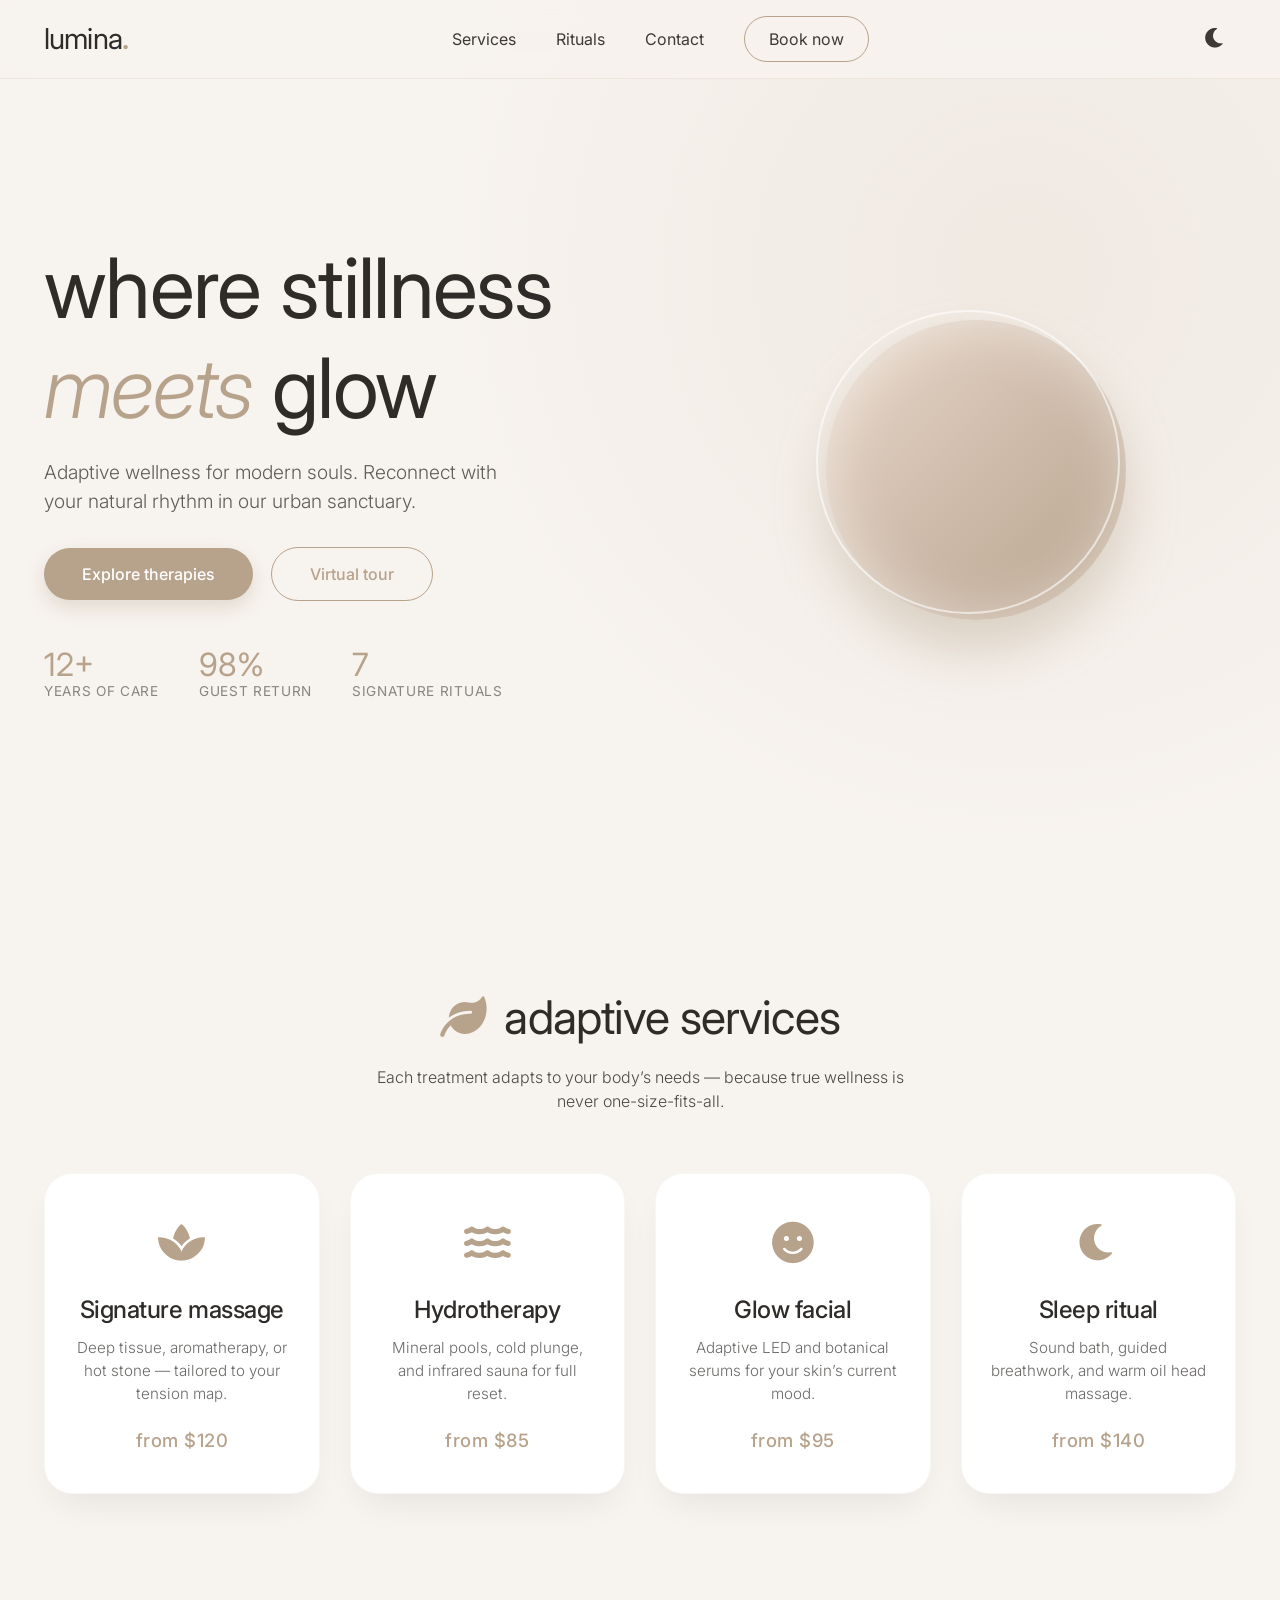
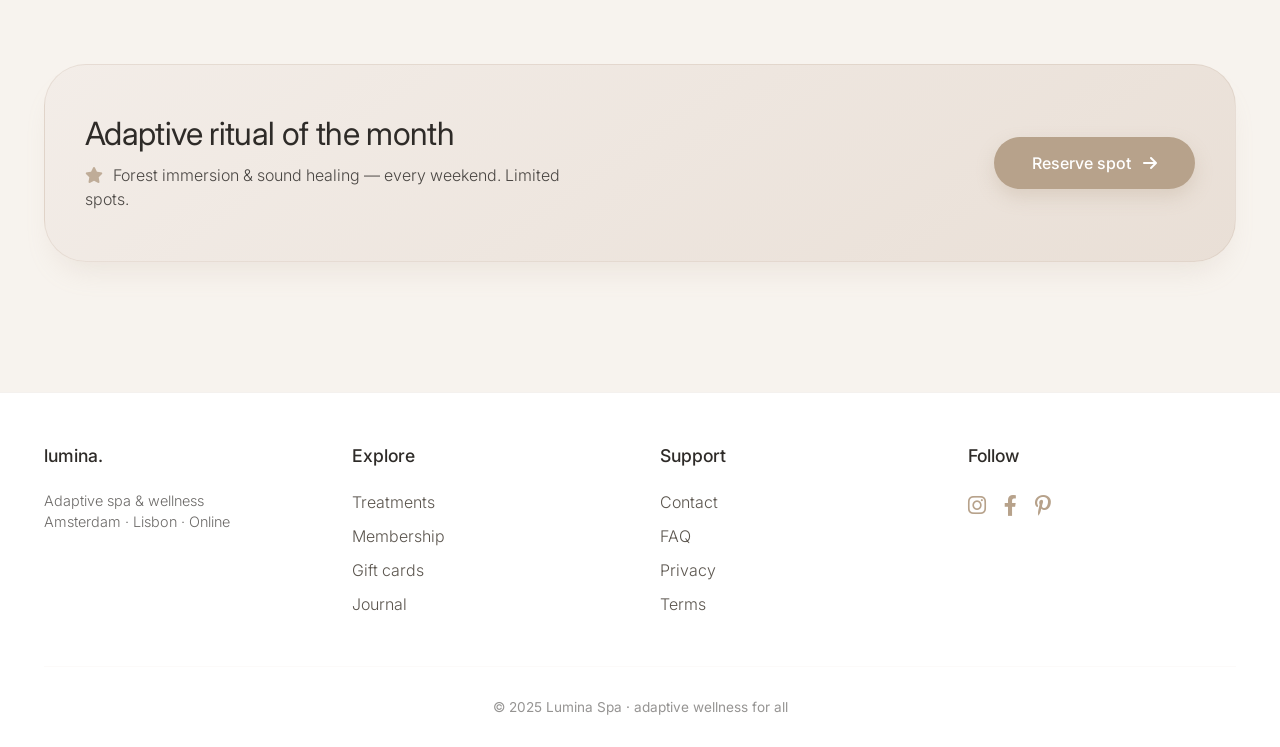
<file: projects/Lumina/index.html>
<!DOCTYPE html>
<html lang="en">

<head>
  <meta charset="UTF-8">
  <meta name="viewport" content="width=device-width, initial-scale=1.0, maximum-scale=1.0, user-scalable=yes">
  <title>Lumina Spa · adaptive wellness</title>
  <!-- Font & icons -->
  <link rel="preconnect" href="https://fonts.googleapis.com">
  <link rel="preconnect" href="https://fonts.gstatic.com" crossorigin>
  <link
    href="https://fonts.googleapis.com/css2?family=Inter:opsz,wght@14..32,300;14..32,400;14..32,500;14..32,600&display=swap"
    rel="stylesheet">
  <link rel="stylesheet" href="https://cdnjs.cloudflare.com/ajax/libs/font-awesome/6.0.0-beta3/css/all.min.css">
  <style>
    /* ---------- RESET & BASE ---------- */
    * {
      margin: 0;
      padding: 0;
      box-sizing: border-box;
    }

    html {
      scroll-behavior: smooth;
    }

    body {
      font-family: 'Inter', sans-serif;
      background: #f7f3ee;
      /* soft warm base */
      color: #2e2b28;
      line-height: 1.5;
      overflow-x: hidden;
      transition: background 0.3s, color 0.3s;
    }

    /* smooth dark mode (optional – subtle) */
    body.dark {
      background: #1b1a18;
      color: #e8e4df;
    }

    body.dark .card,
    body.dark .service-item,
    body.dark nav,
    body.dark footer {
      background: #262421;
      box-shadow: 0 12px 28px rgba(0, 0, 0, 0.5);
    }

    body.dark .btn-outline {
      border-color: #b7a89a;
      color: #d9d2c8;
    }

    /* ---------- TYPOGRAPHY & UTILS ---------- */
    h1,
    h2,
    h3 {
      font-weight: 500;
      letter-spacing: -0.02em;
      line-height: 1.2;
    }

    h1 {
      font-size: clamp(2.8rem, 8vw, 5.2rem);
      font-weight: 400;
    }

    h2 {
      font-size: clamp(2rem, 5vw, 2.9rem);
      margin-bottom: 1.2rem;
      font-weight: 400;
    }

    h2 i {
      color: #b7a28b;
      margin-right: 8px;
    }

    p {
      font-weight: 300;
      opacity: 0.85;
    }

    .container {
      max-width: 1240px;
      margin: 0 auto;
      padding: 0 24px;
    }

    section {
      padding: 90px 0;
    }

    /* ---------- BUTTONS ---------- */
    .btn {
      display: inline-block;
      padding: 14px 38px;
      border-radius: 40px;
      font-weight: 500;
      font-size: 1rem;
      text-decoration: none;
      transition: all 0.25s ease;
      cursor: pointer;
      border: none;
      background: #b7a28b;
      color: #fff;
      box-shadow: 0 8px 18px rgba(183, 162, 139, 0.3);
    }

    .btn:hover {
      background: #9e8974;
      transform: translateY(-3px);
      box-shadow: 0 14px 24px rgba(183, 162, 139, 0.4);
    }

    .btn-outline {
      background: transparent;
      border: 1.5px solid #b7a28b;
      color: #b7a28b;
      box-shadow: none;
    }

    .btn-outline:hover {
      background: #b7a28b;
      color: #fff;
    }

    /* ---------- NAVIGATION ---------- */
    nav {
      position: fixed;
      top: 0;
      left: 0;
      width: 100%;
      background: rgba(247, 243, 238, 0.85);
      backdrop-filter: blur(14px);
      -webkit-backdrop-filter: blur(14px);
      z-index: 999;
      padding: 16px 0;
      transition: background 0.3s, box-shadow 0.3s;
      border-bottom: 1px solid rgba(183, 162, 139, 0.15);
    }

    body.dark nav {
      background: rgba(27, 26, 24, 0.9);
      border-bottom-color: rgba(183, 162, 139, 0.1);
    }

    .nav-inner {
      display: flex;
      align-items: center;
      justify-content: space-between;
    }

    .logo {
      font-size: 1.8rem;
      font-weight: 400;
      letter-spacing: -0.03em;
      color: #2e2b28;
      text-decoration: none;
    }

    body.dark .logo {
      color: #e8e4df;
    }

    .logo span {
      color: #b7a28b;
      font-weight: 600;
    }

    .nav-links {
      display: flex;
      gap: 2.5rem;
      align-items: center;
    }

    .nav-links a {
      text-decoration: none;
      color: #3d3a36;
      font-weight: 400;
      font-size: 1rem;
      transition: color 0.2s;
    }

    body.dark .nav-links a {
      color: #ccc6be;
    }

    .nav-links a:hover {
      color: #b7a28b;
    }

    .theme-toggle {
      background: none;
      border: none;
      font-size: 1.4rem;
      cursor: pointer;
      color: #3d3a36;
      padding: 6px 10px;
      border-radius: 30px;
      transition: background 0.2s;
    }

    body.dark .theme-toggle {
      color: #e8e4df;
    }

    .theme-toggle:hover {
      background: rgba(183, 162, 139, 0.15);
    }

    /* mobile menu button (hidden on desktop) */
    .menu-toggle {
      display: none;
      font-size: 1.8rem;
      background: none;
      border: none;
      color: #2e2b28;
      cursor: pointer;
    }

    body.dark .menu-toggle {
      color: #e8e4df;
    }

    /* ---------- HERO ---------- */
    .hero {
      min-height: 100vh;
      display: flex;
      align-items: center;
      position: relative;
      padding: 100px 0 60px;
      background: radial-gradient(circle at 80% 30%, rgba(183, 162, 139, 0.12) 0%, transparent 50%);
    }

    .hero-grid {
      display: grid;
      grid-template-columns: 1.2fr 1fr;
      gap: 50px;
      align-items: center;
    }

    .hero-content h1 {
      margin-bottom: 20px;
    }

    .hero-content h1 i {
      color: #b7a28b;
      font-weight: 300;
    }

    .hero-content p {
      font-size: 1.2rem;
      max-width: 480px;
      margin-bottom: 32px;
      opacity: 0.75;
    }

    .hero-stats {
      display: flex;
      gap: 40px;
      margin-top: 48px;
    }

    .stat-item {
      display: flex;
      flex-direction: column;
    }

    .stat-number {
      font-size: 2rem;
      font-weight: 400;
      color: #b7a28b;
      line-height: 1;
    }

    .stat-label {
      font-size: 0.85rem;
      text-transform: uppercase;
      letter-spacing: 0.05em;
      opacity: 0.55;
    }

    /* floating orb / visual */
    .hero-visual {
      position: relative;
      height: 380px;
      display: flex;
      justify-content: center;
      align-items: center;
    }

    .orb {
      width: 300px;
      height: 300px;
      border-radius: 50%;
      background: linear-gradient(135deg, #e9d9cb, #cfbcab, #b7a28b);
      box-shadow: 0 30px 50px rgba(183, 162, 139, 0.4), inset 0 0 60px rgba(255, 255, 255, 0.5);
      animation: float 7s infinite ease-in-out;
      position: relative;
    }

    .orb::after {
      content: '';
      position: absolute;
      width: 100%;
      height: 100%;
      border-radius: 50%;
      border: 2px solid rgba(255, 255, 255, 0.6);
      top: -10px;
      left: -10px;
      animation: pulse 4s infinite alternate;
    }

    @keyframes float {
      0% {
        transform: translateY(0px) scale(1);
      }

      50% {
        transform: translateY(-18px) scale(1.02);
      }

      100% {
        transform: translateY(0px) scale(1);
      }
    }

    @keyframes pulse {
      0% {
        opacity: 0.4;
        transform: scale(0.98);
      }

      100% {
        opacity: 0.9;
        transform: scale(1.06);
      }
    }

    /* ---------- CARDS & SERVICES ---------- */
    .section-header {
      text-align: center;
      margin-bottom: 60px;
    }

    .section-header p {
      max-width: 550px;
      margin: 16px auto 0;
    }

    .services-grid {
      display: grid;
      grid-template-columns: repeat(auto-fit, minmax(240px, 1fr));
      gap: 30px;
      margin-block: 50px 170px;
    }

    .service-item {
      background: #fff;
      border-radius: 28px;
      padding: 38px 28px;
      box-shadow: 0 18px 36px -12px rgba(0, 0, 0, 0.08);
      transition: transform 0.3s, box-shadow 0.3s, background 0.3s;
      text-align: center;
      border: 1px solid rgba(183, 162, 139, 0.1);
    }

    .service-item:hover {
      transform: translateY(-10px);
      box-shadow: 0 28px 40px -12px rgba(183, 162, 139, 0.3);
    }

    .service-icon {
      font-size: 2.6rem;
      color: #b7a28b;
      margin-bottom: 22px;
      transition: transform 0.4s;
    }

    .service-item:hover .service-icon {
      transform: scale(1.1) rotate(3deg);
    }

    .service-item h3 {
      font-size: 1.5rem;
      margin-bottom: 12px;
      font-weight: 500;
    }

    .service-item p {
      font-size: 0.95rem;
      margin-bottom: 22px;
      opacity: 0.7;
    }

    .service-price {
      font-weight: 500;
      color: #b7a28b;
      font-size: 1.15rem;
      letter-spacing: 0.5px;
    }

    /* ---------- SPECIAL / INTERACTIVE CARD ---------- */
    .special-card {
      background: linear-gradient(145deg, #f3ede8, #e9dfd6);
      border-radius: 42px;
      padding: 50px 40px;
      margin-top: 30px;
      display: flex;
      flex-wrap: wrap;
      align-items: center;
      justify-content: space-between;
      transition: all 0.3s;
      border: 1px solid rgba(183, 162, 139, 0.2);
      box-shadow: 0 18px 30px -12px rgba(183, 162, 139, 0.2);
    }

    body.dark .special-card {
      background: linear-gradient(145deg, #2c2a27, #242220);
    }

    .special-text h3 {
      font-size: 2rem;
      font-weight: 400;
      margin-bottom: 10px;
    }

    .special-text p {
      max-width: 500px;
    }

    /* ---------- FOOTER ---------- */
    footer {
      background: #fff;
      padding: 50px 0 30px;
      margin-top: 40px;
      border-top: 1px solid rgba(183, 162, 139, 0.15);
      transition: background 0.3s;
    }

    body.dark footer {
      background: #201e1b;
    }

    .footer-grid {
      display: grid;
      grid-template-columns: repeat(auto-fit, minmax(180px, 1fr));
      gap: 40px;
      margin-bottom: 40px;
    }

    .footer-col h4 {
      font-weight: 500;
      margin-bottom: 20px;
      font-size: 1.1rem;
    }

    .footer-col a {
      display: block;
      text-decoration: none;
      color: #5b554e;
      font-weight: 300;
      margin-bottom: 10px;
      transition: color 0.2s;
    }

    body.dark .footer-col a {
      color: #b1aaa2;
    }

    .footer-col a:hover {
      color: #b7a28b;
    }

    .social-icons {
      display: flex;
      gap: 18px;
      font-size: 1.3rem;
    }

    .social-icons a {
      color: #b7a28b;
      transition: transform 0.2s, color 0.2s;
    }

    .social-icons a:hover {
      transform: translateY(-3px);
      color: #9e8974;
    }

    .copyright {
      text-align: center;
      font-size: 0.85rem;
      opacity: 0.5;
      padding-top: 30px;
      border-top: 1px solid rgba(183, 162, 139, 0.1);
    }

    /* ---------- RESPONSIVE ---------- */
    @media (max-width: 900px) {
      .hero-grid {
        grid-template-columns: 1fr;
        text-align: center;
      }

      .hero-content p {
        margin-left: auto;
        margin-right: auto;
      }

      .hero-stats {
        justify-content: center;
      }

      .hero-visual {
        height: 280px;
      }

      .orb {
        width: 220px;
        height: 220px;
      }

      .nav-links {
        display: none;
        position: absolute;
        top: 80px;
        left: 20px;
        right: 20px;
        flex-direction: column;
        background: rgba(247, 243, 238, 0.98);
        backdrop-filter: blur(16px);
        padding: 30px 20px;
        border-radius: 32px;
        box-shadow: 0 22px 40px rgba(0, 0, 0, 0.08);
        gap: 1.8rem;
        align-items: stretch;
        text-align: center;
        border: 1px solid rgba(183, 162, 139, 0.2);
      }

      body.dark .nav-links {
        background: rgba(27, 26, 24, 0.98);
      }

      .nav-links.active {
        display: flex;
      }

      .menu-toggle {
        display: block;
      }

      .special-card {
        flex-direction: column;
        text-align: center;
        gap: 24px;
        padding: 40px 25px;
      }
    }

    @media (max-width: 480px) {
      section {
        padding: 60px 0;
      }

      .hero-stats {
        flex-direction: column;
        gap: 18px;
        align-items: center;
      }

      .stat-item {
        align-items: center;
      }

      .services-grid {
        grid-template-columns: 1fr;
      }

      .btn {
        padding: 12px 28px;
      }
    }

    /* ---------- SCROLL REVEAL (JS) ---------- */
    .reveal {
      opacity: 0;
      transform: translateY(32px);
      transition: opacity 0.7s cubic-bezier(0.2, 0.8, 0.2, 1), transform 0.7s cubic-bezier(0.2, 0.8, 0.2, 1);
    }

    .reveal.visible {
      opacity: 1;
      transform: translateY(0);
    }
  </style>
</head>

<body>

  <!-- NAVIGATION -->
  <nav>
    <div class="container nav-inner">
      <a href="#" class="logo">lumina<span>.</span></a>
      <div class="nav-links" id="navLinks">
        <a href="#services">Services</a>
        <a href="#rituals">Rituals</a>
        <a href="#contact">Contact</a>
        <a href="#" class="btn btn-outline" style="padding: 10px 24px;">Book now</a>
      </div>
      <div style="display: flex; align-items: center; gap: 12px;">
        <button class="theme-toggle" id="themeToggle" aria-label="Dark mode toggle">
          <i class="fas fa-moon"></i>
        </button>
        <button class="menu-toggle" id="menuToggle" aria-label="Menu">
          <i class="fas fa-bars"></i>
        </button>
      </div>
    </div>
  </nav>

  <!-- HERO SECTION -->
  <section class="hero">
    <div class="container hero-grid">
      <div class="hero-content reveal">
        <h1>where stillness <i>meets</i> glow</h1>
        <p>Adaptive wellness for modern souls. Reconnect with your natural rhythm in our urban sanctuary.</p>
        <a href="#services" class="btn" style="margin-right: 14px;">Explore therapies</a>
        <a href="#" class="btn btn-outline">Virtual tour</a>

        <div class="hero-stats">
          <div class="stat-item">
            <span class="stat-number">12+</span>
            <span class="stat-label">years of care</span>
          </div>
          <div class="stat-item">
            <span class="stat-number">98%</span>
            <span class="stat-label">guest return</span>
          </div>
          <div class="stat-item">
            <span class="stat-number">7</span>
            <span class="stat-label">signature rituals</span>
          </div>
        </div>
      </div>
      <div class="hero-visual reveal">
        <div class="orb"></div>
      </div>
    </div>
  </section>

  <!-- SERVICES SECTION -->
  <section id="services">
    <div class="container">
      <div class="section-header reveal">
        <h2><i class="fas fa-leaf"></i> adaptive services</h2>
        <p>Each treatment adapts to your body’s needs — because true wellness is never one-size-fits-all.</p>
      </div>

      <div class="services-grid">
        <div class="service-item reveal">
          <div class="service-icon"><i class="fas fa-spa"></i></div>
          <h3>Signature massage</h3>
          <p>Deep tissue, aromatherapy, or hot stone — tailored to your tension map.</p>
          <div class="service-price">from $120</div>
        </div>
        <div class="service-item reveal">
          <div class="service-icon"><i class="fas fa-water"></i></div>
          <h3>Hydrotherapy</h3>
          <p>Mineral pools, cold plunge, and infrared sauna for full reset.</p>
          <div class="service-price">from $85</div>
        </div>
        <div class="service-item reveal">
          <div class="service-icon"><i class="fas fa-face-smile"></i></div>
          <h3>Glow facial</h3>
          <p>Adaptive LED and botanical serums for your skin’s current mood.</p>
          <div class="service-price">from $95</div>
        </div>
        <div class="service-item reveal">
          <div class="service-icon"><i class="fas fa-moon"></i></div>
          <h3>Sleep ritual</h3>
          <p>Sound bath, guided breathwork, and warm oil head massage.</p>
          <div class="service-price">from $140</div>
        </div>
      </div>

      <!-- interactive special card / ritual -->
      <div id="rituals" class="special-card reveal">
        <div class="special-text">
          <h3>Adaptive ritual of the month</h3>
          <p><i class="fas fa-star" style="color: #b7a28b; margin-right: 6px;"></i> Forest immersion & sound healing —
            every weekend. Limited spots.</p>
        </div>
        <a href="#" class="btn" style="white-space: nowrap;">Reserve spot <i class="fas fa-arrow-right"
            style="margin-left: 8px;"></i></a>
      </div>
    </div>
  </section>

  <!-- CONTACT / FOOTER -->
  <footer id="contact">
    <div class="container">
      <div class="footer-grid">
        <div class="footer-col">
          <h4>lumina.</h4>
          <p style="font-size: 0.9rem; opacity: 0.7;">Adaptive spa & wellness<br>Amsterdam · Lisbon · Online</p>
        </div>
        <div class="footer-col">
          <h4>Explore</h4>
          <a href="#">Treatments</a>
          <a href="#">Membership</a>
          <a href="#">Gift cards</a>
          <a href="#">Journal</a>
        </div>
        <div class="footer-col">
          <h4>Support</h4>
          <a href="#">Contact</a>
          <a href="#">FAQ</a>
          <a href="#">Privacy</a>
          <a href="#">Terms</a>
        </div>
        <div class="footer-col">
          <h4>Follow</h4>
          <div class="social-icons">
            <a href="#" aria-label="Instagram"><i class="fab fa-instagram"></i></a>
            <a href="#" aria-label="Facebook"><i class="fab fa-facebook-f"></i></a>
            <a href="#" aria-label="Pinterest"><i class="fab fa-pinterest-p"></i></a>
          </div>
        </div>
      </div>
      <div class="copyright">
        © 2025 Lumina Spa · adaptive wellness for all
      </div>
    </div>
  </footer>

  <!-- JAVASCRIPT -->
  <script>
    (function () {
      // ---------- DARK MODE TOGGLE ----------
      const themeToggle = document.getElementById('themeToggle');
      const body = document.body;

      // check localStorage
      if (localStorage.getItem('lumina-theme') === 'dark') {
        body.classList.add('dark');
        themeToggle.innerHTML = '<i class="fas fa-sun"></i>';
      } else {
        themeToggle.innerHTML = '<i class="fas fa-moon"></i>';
      }

      themeToggle.addEventListener('click', () => {
        body.classList.toggle('dark');
        const isDark = body.classList.contains('dark');
        localStorage.setItem('lumina-theme', isDark ? 'dark' : 'light');
        themeToggle.innerHTML = isDark ? '<i class="fas fa-sun"></i>' : '<i class="fas fa-moon"></i>';
      });

      // ---------- MOBILE MENU TOGGLE ----------
      const menuToggle = document.getElementById('menuToggle');
      const navLinks = document.getElementById('navLinks');

      menuToggle.addEventListener('click', (e) => {
        e.stopPropagation();
        navLinks.classList.toggle('active');
        // change icon
        const icon = menuToggle.querySelector('i');
        if (navLinks.classList.contains('active')) {
          icon.classList.remove('fa-bars');
          icon.classList.add('fa-times');
        } else {
          icon.classList.remove('fa-times');
          icon.classList.add('fa-bars');
        }
      });

      // close mobile menu on link click
      navLinks.addEventListener('click', (e) => {
        const link = e.target.closest('a');
        if (link) {
          navLinks.classList.remove('active');
          const icon = menuToggle.querySelector('i');
          icon.classList.remove('fa-times');
          icon.classList.add('fa-bars');
        }
      });

      // close menu if click outside (mobile)
      document.addEventListener('click', (e) => {
        if (window.innerWidth <= 900) {
          if (!navLinks.contains(e.target) && !menuToggle.contains(e.target)) {
            navLinks.classList.remove('active');
            const icon = menuToggle.querySelector('i');
            icon.classList.remove('fa-times');
            icon.classList.add('fa-bars');
          }
        }
      });

      // ---------- SCROLL REVEAL (Intersection Observer) ----------
      const revealElements = document.querySelectorAll('.reveal');

      const observer = new IntersectionObserver((entries) => {
        entries.forEach(entry => {
          if (entry.isIntersecting) {
            entry.target.classList.add('visible');
            // optional: unobserve after reveal
            // observer.unobserve(entry.target);
          }
        });
      }, {
        threshold: 0.5,
        rootMargin: '0px 0px -20px 0px'
      });

      revealElements.forEach(el => observer.observe(el));

      // manually trigger visible on those already in viewport (for fast load)
      window.addEventListener('load', () => {
        revealElements.forEach(el => {
          const rect = el.getBoundingClientRect();
          if (rect.top < window.innerHeight - 80) {
            el.classList.add('visible');
          }
        });
      });

      // ---------- SMOOTH SCROLL FOR ANCHOR LINKS (optional) ----------
      document.querySelectorAll('a[href^="#"]').forEach(anchor => {
        anchor.addEventListener('click', function (e) {
          const href = this.getAttribute('href');
          if (href === "#" || href === "") return;
          const target = document.querySelector(href);
          if (target) {
            e.preventDefault();
            target.scrollIntoView({ behavior: 'smooth', block: 'start' });
          }
        });
      });

      // ---------- ADAPTIVE TOUCH: orb follows cursor subtly (only on non-touch) ----------
      if (window.matchMedia('(pointer: fine)').matches) {
        const orb = document.querySelector('.orb');
        if (orb) {
          document.addEventListener('mousemove', (e) => {
            const x = (e.clientX / window.innerWidth - 0.5) * 12;
            const y = (e.clientY / window.innerHeight - 0.5) * 12;
            orb.style.transform = `translate(${x}px, ${y}px) scale(1.02)`;
          });
          document.addEventListener('mouseleave', () => {
            orb.style.transform = 'translate(0px, 0px) scale(1)';
          });
        }
      }

      // preserve orb float animation without conflict (reset transform on animation)
      // we override with important? no, we'll use a wrapper approach but it's fine.
      // For simplicity, the orb animation uses transform, but mouse move overrides.
      // We'll make mouse move only when user moves, and reset after idle? 
      // better: store base and apply via style, but animation still fights. 
      // let's adjust: remove animation while moving? simpler: keep it subtle.
      // To avoid jitter, I'll rework: remove animation on mousemove for 2 seconds.
      let moveTimer;
      const orbEl = document.querySelector('.orb');
      if (orbEl && window.matchMedia('(pointer: fine)').matches) {
        document.addEventListener('mousemove', (e) => {
          orbEl.style.animation = 'none';
          const x = (e.clientX / window.innerWidth - 0.5) * 12;
          const y = (e.clientY / window.innerHeight - 0.5) * 12;
          orbEl.style.transform = `translate(${x}px, ${y}px) scale(1.02)`;
          clearTimeout(moveTimer);
          moveTimer = setTimeout(() => {
            orbEl.style.animation = 'float 7s infinite ease-in-out';
            orbEl.style.transform = '';
          }, 2000);
        });
      }

      // ---------- SMALL ADAPTIVE TWEAK: update year in copyright? already static.
      // Also handle window resize for mobile menu reset.
      window.addEventListener('resize', () => {
        if (window.innerWidth > 900) {
          navLinks.classList.remove('active');
          const icon = menuToggle.querySelector('i');
          icon.classList.remove('fa-times');
          icon.classList.add('fa-bars');
        }
      });

    })();
  </script>
</body>

</html>
</file>
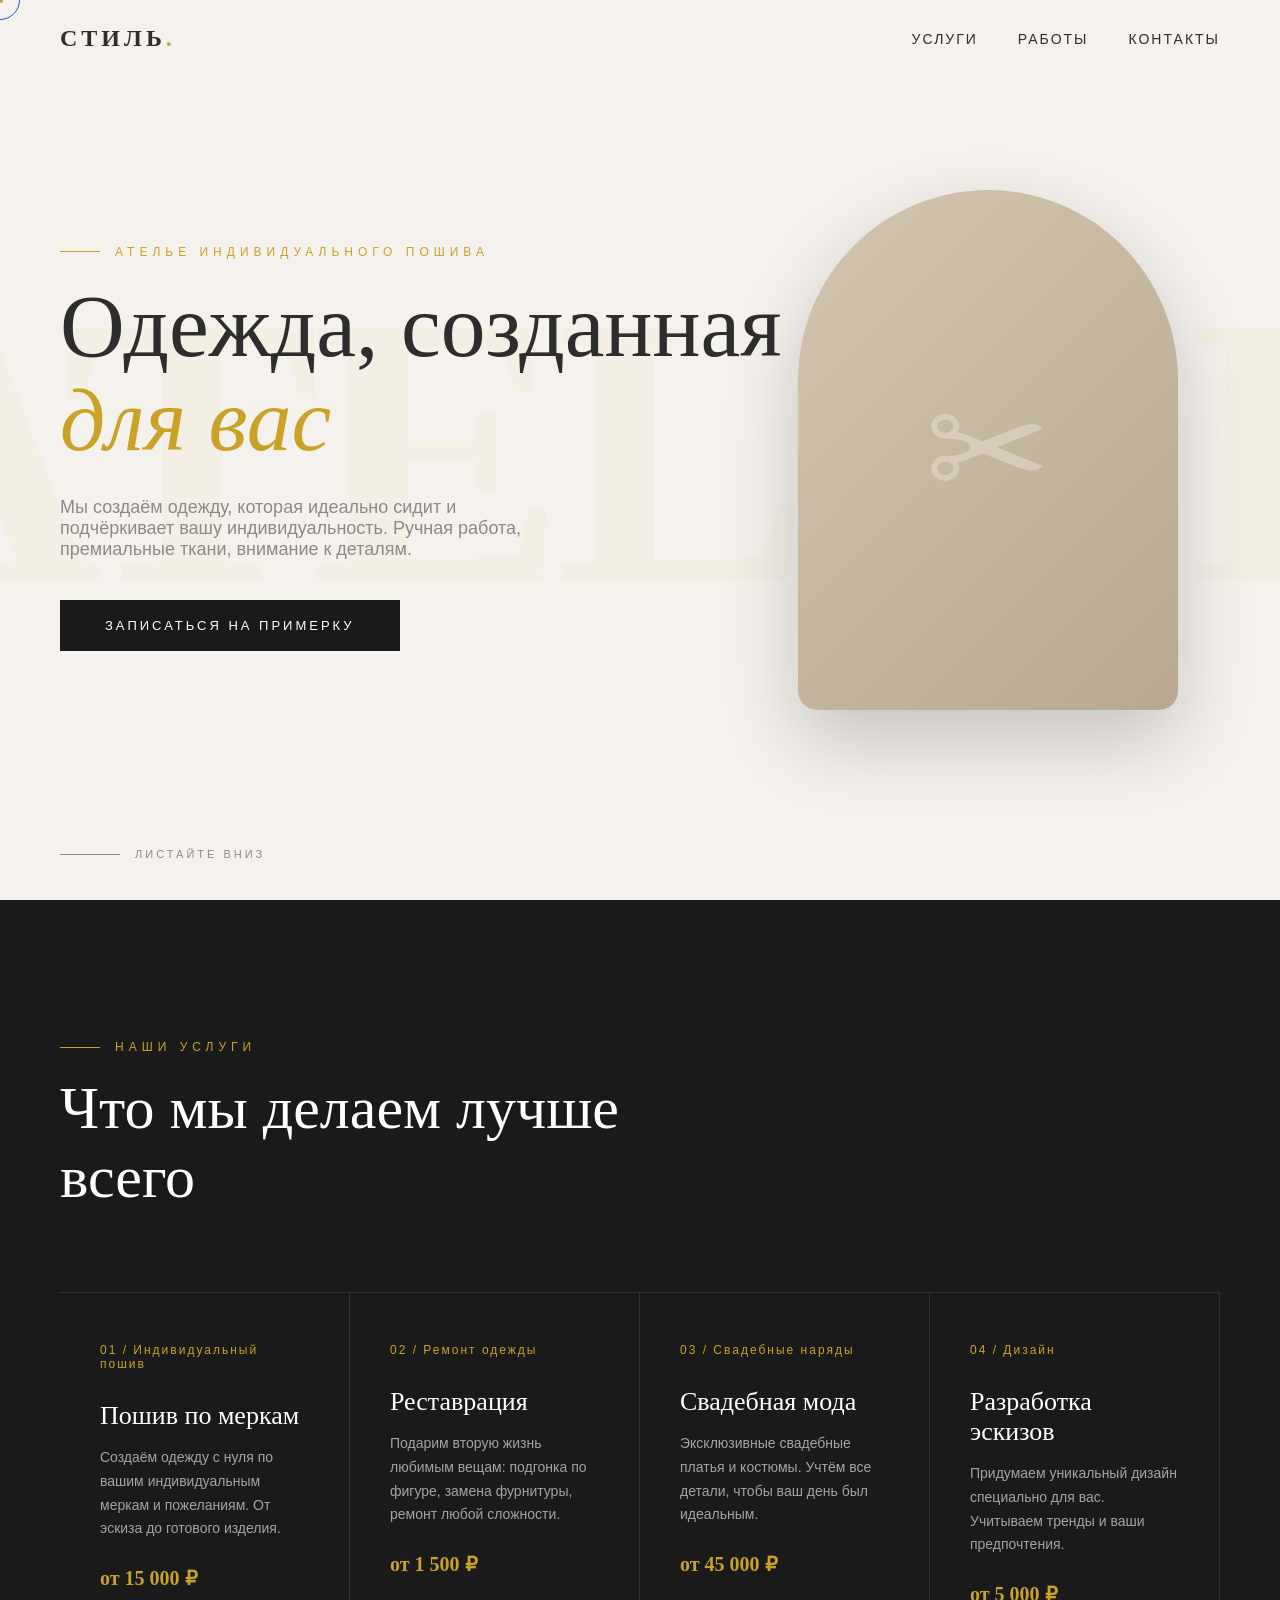
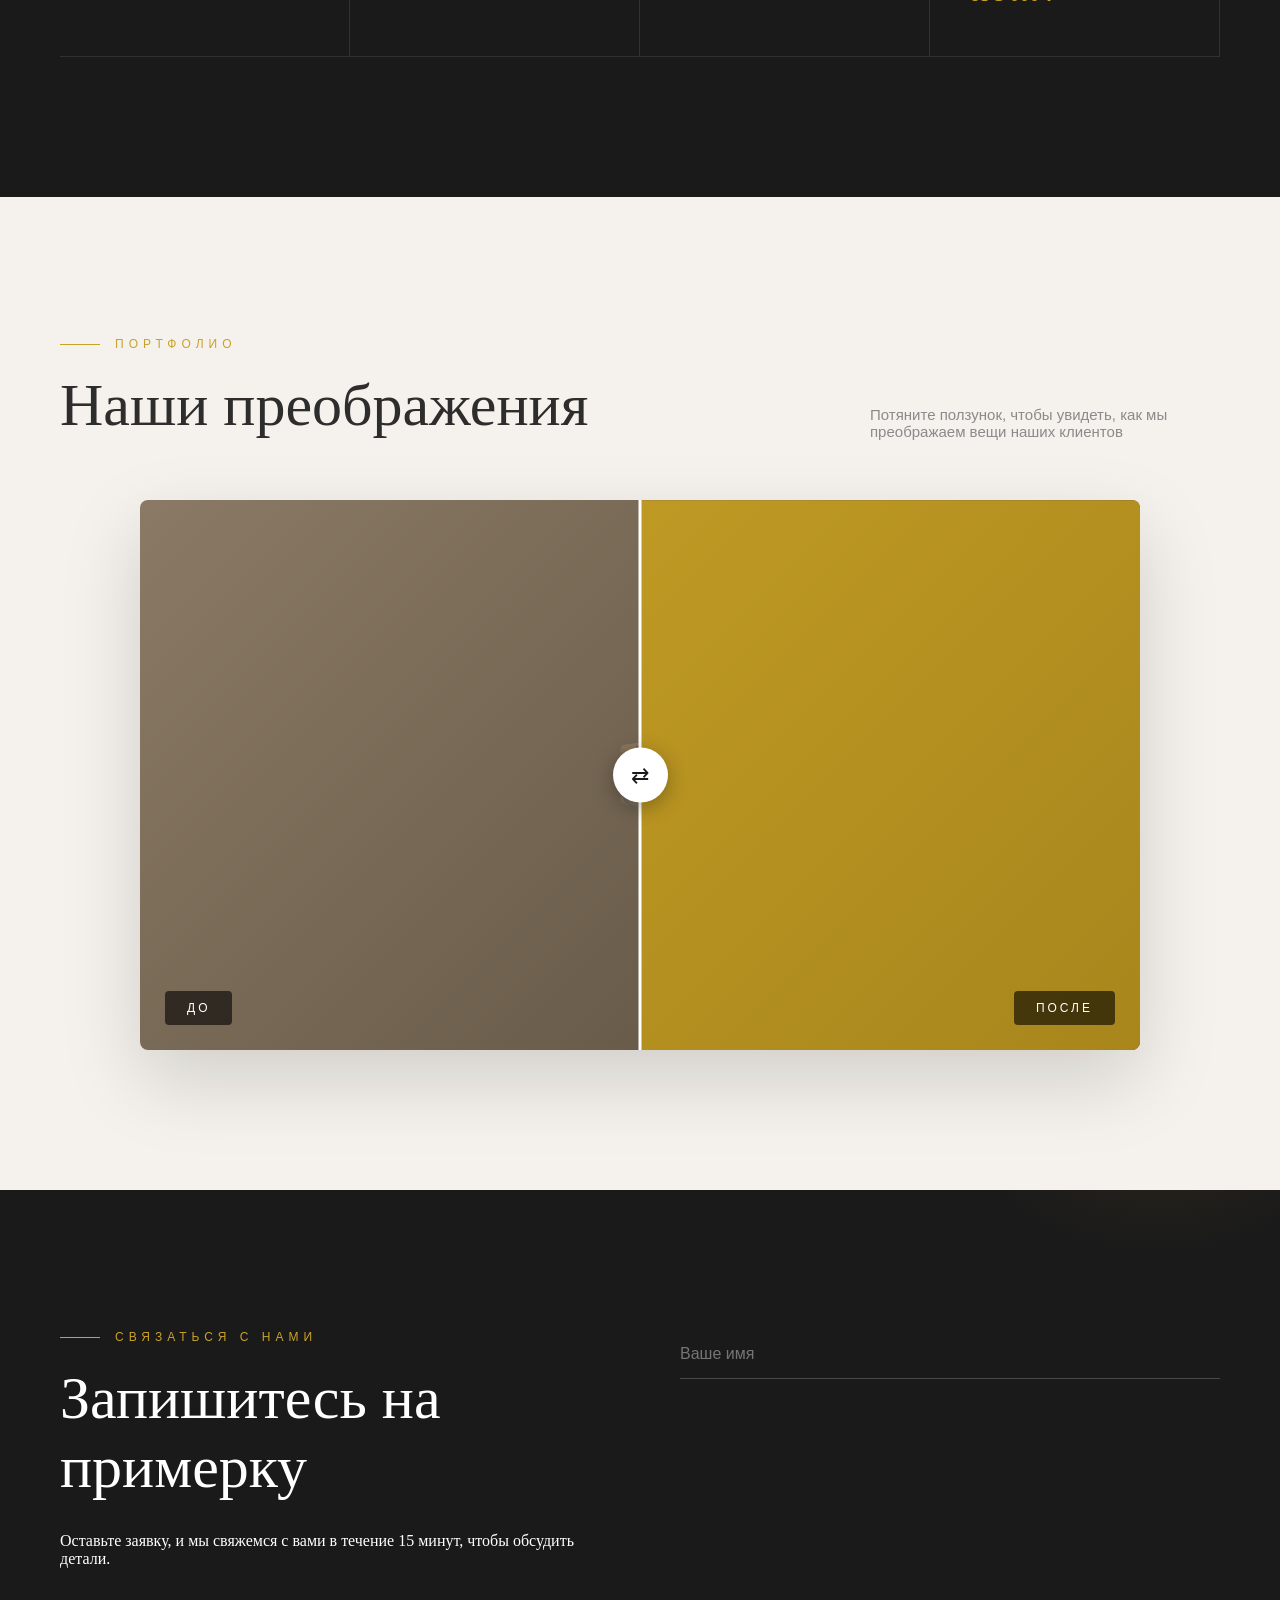
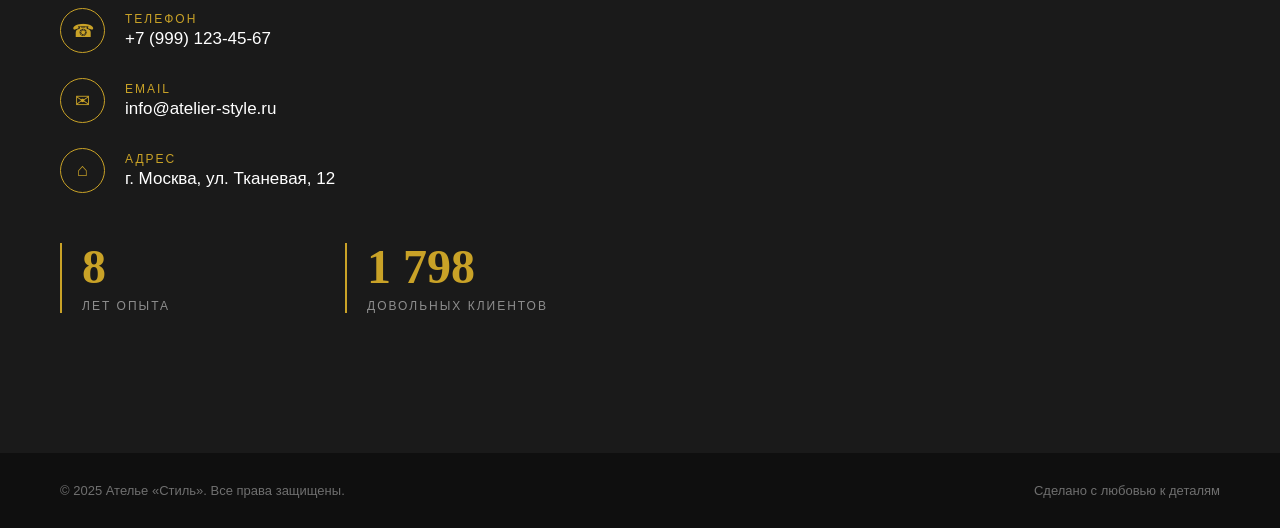
<file: projects/Style/index.html>
<!DOCTYPE html>
<html lang="ru">
<head>
<meta charset="UTF-8">
<meta name="viewport" content="width=device-width, initial-scale=1.0">
<title>Ателье «Стиль» — Индивидуальный пошив одежды</title>
<style>
    /* ===== БАЗА ===== */
    * { margin: 0; padding: 0; box-sizing: border-box; }

    :root {
        --bg: #f5f2ed;
        --dark: #1a1a1a;
        --accent: #c9a227;
        --accent-dark: #a8861c;
        --text: #2d2d2d;
        --gray: #8a8a8a;
    }

    html { scroll-behavior: smooth; }

    body {
        font-family: 'Georgia', 'Times New Roman', serif;
        background: var(--bg);
        color: var(--text);
        overflow-x: hidden;
        cursor: none;
    }

    /* Кастомный курсор */
    .cursor {
        position: fixed;
        width: 40px;
        height: 40px;
        border: 1.5px solid var(--accent);
        border-radius: 50%;
        pointer-events: none;
        z-index: 9999;
        transition: transform 0.15s ease, background 0.3s ease, width 0.3s, height 0.3s;
        transform: translate(-50%, -50%);
        mix-blend-mode: difference;
    }

    .cursor-dot {
        position: fixed;
        width: 6px;
        height: 6px;
        background: var(--accent);
        border-radius: 50%;
        pointer-events: none;
        z-index: 10000;
        transform: translate(-50%, -50%);
    }

    .cursor.hover {
        width: 70px;
        height: 70px;
        background: rgba(201, 162, 39, 0.15);
    }

    @media (max-width: 768px) {
        body { cursor: auto; }
        .cursor, .cursor-dot { display: none; }
    }

    /* Прогресс-бар скролла */
    .scroll-progress {
        position: fixed;
        top: 0;
        left: 0;
        height: 3px;
        background: var(--accent);
        z-index: 9998;
        width: 0%;
        transition: width 0.1s;
    }

    /* ===== ХЕДЕР ===== */
    header {
        position: fixed;
        top: 0;
        width: 100%;
        padding: 25px 60px;
        display: flex;
        justify-content: space-between;
        align-items: center;
        z-index: 1000;
        transition: all 0.4s ease;
    }

    header.scrolled {
        background: rgba(245, 242, 237, 0.95);
        backdrop-filter: blur(10px);
        padding: 15px 60px;
        box-shadow: 0 2px 20px rgba(0,0,0,0.05);
    }

    .logo {
        font-size: 24px;
        font-weight: bold;
        letter-spacing: 4px;
        text-transform: uppercase;
    }

    .logo span { color: var(--accent); }

    nav ul { display: flex; gap: 40px; list-style: none; }

    nav a {
        color: var(--text);
        text-decoration: none;
        font-size: 14px;
        letter-spacing: 2px;
        text-transform: uppercase;
        position: relative;
        padding: 5px 0;
        font-family: 'Segoe UI', sans-serif;
    }

    nav a::after {
        content: '';
        position: absolute;
        bottom: 0;
        left: 0;
        width: 0;
        height: 1px;
        background: var(--accent);
        transition: width 0.4s ease;
    }

    nav a:hover::after { width: 100%; }

    /* ===== СЕКЦИЯ 1: HERO ===== */
    .hero {
        min-height: 100vh;
        display: flex;
        align-items: center;
        padding: 0 60px;
        position: relative;
        overflow: hidden;
    }

    .hero-bg-text {
        position: absolute;
        top: 50%;
        left: 50%;
        transform: translate(-50%, -50%);
        font-size: 30vw;
        font-weight: bold;
        color: rgba(201, 162, 39, 0.04);
        letter-spacing: -10px;
        pointer-events: none;
        user-select: none;
        white-space: nowrap;
        z-index: 0;
    }

    .hero-content {
        position: relative;
        z-index: 2;
        max-width: 800px;
    }

    .hero h1 {
        font-size: clamp(40px, 7vw, 100px);
        line-height: 1.05;
        margin-bottom: 30px;
        font-weight: 400;
    }

    .hero h1 .word {
        display: inline-block;
        overflow: hidden;
        vertical-align: top;
    }

    .hero h1 .word span {
        display: inline-block;
        transform: translateY(110%);
        animation: slideUp 1s forwards cubic-bezier(0.19, 1, 0.22, 1);
    }

    .hero h1 .word:nth-child(2) span { animation-delay: 0.15s; }
    .hero h1 .word:nth-child(3) span { animation-delay: 0.3s; color: var(--accent); font-style: italic; }

    @keyframes slideUp {
        to { transform: translateY(0); }
    }

    .hero p {
        font-size: 18px;
        color: var(--gray);
        max-width: 500px;
        margin-bottom: 40px;
        font-family: 'Segoe UI', sans-serif;
        opacity: 0;
        animation: fadeIn 1s 0.6s forwards;
    }

    @keyframes fadeIn {
        to { opacity: 1; }
    }

    .btn {
        display: inline-block;
        padding: 18px 45px;
        background: var(--dark);
        color: white;
        text-decoration: none;
        font-family: 'Segoe UI', sans-serif;
        font-size: 13px;
        letter-spacing: 3px;
        text-transform: uppercase;
        border: none;
        cursor: none;
        position: relative;
        overflow: hidden;
        transition: color 0.4s;
        opacity: 0;
        animation: fadeIn 1s 0.9s forwards;
    }

    .btn::before {
        content: '';
        position: absolute;
        top: 0;
        left: -100%;
        width: 100%;
        height: 100%;
        background: var(--accent);
        transition: left 0.4s ease;
        z-index: -1;
    }

    .btn:hover::before { left: 0; }

    .hero-scroll {
        position: absolute;
        bottom: 40px;
        left: 60px;
        font-family: 'Segoe UI', sans-serif;
        font-size: 11px;
        letter-spacing: 3px;
        text-transform: uppercase;
        color: var(--gray);
        display: flex;
        align-items: center;
        gap: 15px;
        opacity: 0;
        animation: fadeIn 1s 1.5s forwards;
    }

    .hero-scroll .line {
        width: 60px;
        height: 1px;
        background: var(--gray);
        position: relative;
        overflow: hidden;
    }

    .hero-scroll .line::after {
        content: '';
        position: absolute;
        top: 0;
        left: -100%;
        width: 100%;
        height: 100%;
        background: var(--accent);
        animation: scrollLine 2s infinite;
    }

    @keyframes scrollLine {
        to { left: 100%; }
    }

    /* Плавающее изображение */
    .hero-image {
        position: absolute;
        right: 8%;
        top: 50%;
        transform: translateY(-50%);
        width: 380px;
        height: 520px;
        background: linear-gradient(135deg, #d4c5b0 0%, #b8a88f 100%);
        border-radius: 200px 200px 20px 20px;
        z-index: 1;
        overflow: hidden;
        box-shadow: 0 30px 80px rgba(0,0,0,0.2);
        opacity: 0;
        animation: fadeInScale 1.2s 0.4s forwards;
    }

    .hero-image::before {
        content: '✂';
        position: absolute;
        top: 50%;
        left: 50%;
        transform: translate(-50%, -50%);
        font-size: 150px;
        color: rgba(255,255,255,0.3);
    }

    @keyframes fadeInScale {
        from { opacity: 0; transform: translateY(-50%) scale(0.9); }
        to { opacity: 1; transform: translateY(-50%) scale(1); }
    }

    /* ===== СЕКЦИЯ 2: УСЛУГИ ===== */
    .services {
        padding: 140px 60px;
        background: var(--dark);
        color: white;
        position: relative;
        overflow: hidden;
    }

    .section-label {
        font-family: 'Segoe UI', sans-serif;
        font-size: 12px;
        letter-spacing: 5px;
        text-transform: uppercase;
        color: var(--accent);
        margin-bottom: 20px;
        display: flex;
        align-items: center;
        gap: 15px;
    }

    .section-label::before {
        content: '';
        width: 40px;
        height: 1px;
        background: var(--accent);
    }

    .services h2 {
        font-size: clamp(32px, 5vw, 60px);
        margin-bottom: 80px;
        font-weight: 400;
        max-width: 700px;
    }

    .services-grid {
        display: grid;
        grid-template-columns: repeat(auto-fit, minmax(280px, 1fr));
        gap: 0;
        border-top: 1px solid rgba(255,255,255,0.1);
    }

    .service-item {
        padding: 50px 40px;
        border-bottom: 1px solid rgba(255,255,255,0.1);
        border-right: 1px solid rgba(255,255,255,0.1);
        position: relative;
        overflow: hidden;
        cursor: none;
        transition: color 0.4s;
    }

    .service-item::before {
        content: '';
        position: absolute;
        inset: 0;
        background: var(--accent);
        transform: translateY(100%);
        transition: transform 0.5s cubic-bezier(0.19, 1, 0.22, 1);
        z-index: 0;
    }

    .service-item:hover::before { transform: translateY(0); }
    .service-item:hover { color: var(--dark); }

    .service-item > * { position: relative; z-index: 1; }

    .service-num {
        font-family: 'Segoe UI', sans-serif;
        font-size: 12px;
        color: var(--accent);
        letter-spacing: 2px;
        margin-bottom: 30px;
        transition: color 0.4s;
    }

    .service-item:hover .service-num { color: var(--dark); }

    .service-item h3 {
        font-size: 26px;
        margin-bottom: 15px;
        font-weight: 400;
    }

    .service-item p {
        font-family: 'Segoe UI', sans-serif;
        font-size: 14px;
        color: rgba(255,255,255,0.6);
        line-height: 1.7;
        transition: color 0.4s;
    }

    .service-item:hover p { color: rgba(26,26,26,0.75); }

    .service-price {
        margin-top: 25px;
        font-size: 20px;
        font-weight: bold;
        color: var(--accent);
        transition: color 0.4s;
    }

    .service-item:hover .service-price { color: var(--dark); }

    /* ===== СЕКЦИЯ 3: ГАЛЕРЕЯ ДО/ПОСЛЕ ===== */
    .gallery {
        padding: 140px 60px;
        position: relative;
    }

    .gallery-header {
        display: flex;
        justify-content: space-between;
        align-items: flex-end;
        margin-bottom: 60px;
        flex-wrap: wrap;
        gap: 30px;
    }

    .gallery h2 {
        font-size: clamp(32px, 5vw, 60px);
        font-weight: 400;
    }

    /* Слайдер до/после */
    .compare-slider {
        position: relative;
        width: 100%;
        max-width: 1000px;
        height: 550px;
        margin: 0 auto;
        overflow: hidden;
        border-radius: 8px;
        box-shadow: 0 30px 80px rgba(0,0,0,0.15);
        user-select: none;
    }

    .compare-slider .img-before,
    .compare-slider .img-after {
        position: absolute;
        inset: 0;
        background-size: cover;
        background-position: center;
        display: flex;
        align-items: center;
        justify-content: center;
        font-family: 'Georgia', serif;
        font-size: 60px;
        color: rgba(255,255,255,0.15);
    }

    .compare-slider .img-before {
        background: linear-gradient(135deg, #8a7a65 0%, #5a4d3d 100%);
    }

    .compare-slider .img-after {
        background: linear-gradient(135deg, #c9a227 0%, #a8861c 100%);
        clip-path: inset(0 0 0 50%);
    }

    .compare-slider .img-after::before {
        content: '✂';
    }

    .compare-slider .img-before::before {
        content: '🧵';
    }

    .compare-handle {
        position: absolute;
        top: 0;
        bottom: 0;
        left: 50%;
        width: 3px;
        background: white;
        cursor: ew-resize;
        z-index: 10;
        transform: translateX(-50%);
    }

    .compare-handle::after {
        content: '⇄';
        position: absolute;
        top: 50%;
        left: 50%;
        transform: translate(-50%, -50%);
        width: 55px;
        height: 55px;
        background: white;
        border-radius: 50%;
        display: flex;
        align-items: center;
        justify-content: center;
        font-size: 22px;
        color: var(--dark);
        box-shadow: 0 5px 20px rgba(0,0,0,0.3);
        transition: transform 0.3s;
    }

    .compare-handle:hover::after { transform: translate(-50%, -50%) scale(1.1); }

    .compare-label {
        position: absolute;
        bottom: 25px;
        padding: 10px 22px;
        background: rgba(0,0,0,0.6);
        color: white;
        font-family: 'Segoe UI', sans-serif;
        font-size: 12px;
        letter-spacing: 3px;
        text-transform: uppercase;
        border-radius: 4px;
        backdrop-filter: blur(5px);
        z-index: 5;
    }

    .compare-label.before { left: 25px; }
    .compare-label.after { right: 25px; }

    /* ===== СЕКЦИЯ 4: КОНТАКТЫ ===== */
    .contact {
        padding: 140px 60px;
        background: var(--dark);
        color: white;
        position: relative;
        overflow: hidden;
    }

    .contact::before {
        content: '';
        position: absolute;
        top: -50%;
        right: -10%;
        width: 500px;
        height: 500px;
        background: radial-gradient(circle, rgba(201,162,39,0.15) 0%, transparent 70%);
        border-radius: 50%;
        pointer-events: none;
    }

    .contact-content {
        display: grid;
        grid-template-columns: 1fr 1fr;
        gap: 80px;
        position: relative;
        z-index: 1;
    }

    .contact h2 {
        font-size: clamp(32px, 5vw, 60px);
        font-weight: 400;
        margin-bottom: 30px;
    }

    .contact-info p {
        font-family: 'Segoe UI', sans-serif;
        font-size: 16px;
        color: rgba(255,255,255,0.6);
        line-height: 1.8;
        margin-bottom: 20px;
    }

    .contact-detail {
        display: flex;
        align-items: center;
        gap: 20px;
        margin-bottom: 25px;
        font-family: 'Segoe UI', sans-serif;
    }

    .contact-detail .icon {
        width: 45px;
        height: 45px;
        border: 1px solid var(--accent);
        border-radius: 50%;
        display: flex;
        align-items: center;
        justify-content: center;
        color: var(--accent);
        font-size: 18px;
        flex-shrink: 0;
        transition: all 0.3s;
    }

    .contact-detail:hover .icon {
        background: var(--accent);
        color: var(--dark);
        transform: rotate(360deg);
    }

    .contact-detail .label {
        font-size: 12px;
        color: var(--accent);
        letter-spacing: 2px;
        text-transform: uppercase;
        margin-bottom: 3px;
    }

    .contact-detail .value {
        font-size: 17px;
        color: white;
    }

    /* Счётчики */
    .counters {
        display: grid;
        grid-template-columns: repeat(2, 1fr);
        gap: 30px;
        margin-top: 50px;
    }

    .counter-item {
        border-left: 2px solid var(--accent);
        padding-left: 20px;
    }

    .counter-num {
        font-size: 48px;
        font-weight: bold;
        color: var(--accent);
        line-height: 1;
        font-family: 'Georgia', serif;
    }

    .counter-label {
        font-family: 'Segoe UI', sans-serif;
        font-size: 12px;
        color: rgba(255,255,255,0.5);
        letter-spacing: 2px;
        text-transform: uppercase;
        margin-top: 8px;
    }

    /* Форма */
    .contact-form {
        display: flex;
        flex-direction: column;
        gap: 25px;
    }

    .form-group {
        position: relative;
    }

    .form-group input,
    .form-group textarea {
        width: 100%;
        background: transparent;
        border: none;
        border-bottom: 1px solid rgba(255,255,255,0.2);
        padding: 15px 0;
        color: white;
        font-family: 'Segoe UI', sans-serif;
        font-size: 16px;
        outline: none;
        transition: border-color 0.3s;
        cursor: none;
    }

    .form-group textarea {
        resize: none;
        height: 100px;
    }

    .form-group label {
        position: absolute;
        top: 15px;
        left: 0;
        font-family: 'Segoe UI', sans-serif;
        font-size: 16px;
        color: rgba(255,255,255,0.4);
        pointer-events: none;
        transition: all 0.3s ease;
    }

    .form-group input:focus,
    .form-group textarea:focus {
        border-bottom-color: var(--accent);
    }

    .form-group input:focus + label,
    .form-group textarea:focus + label,
    .form-group input.filled + label,
    .form-group textarea.filled + label {
        top: -12px;
        font-size: 11px;
        color: var(--accent);
        letter-spacing: 2px;
        text-transform: uppercase;
    }

    /* Магнитная кнопка */
    .magnetic-btn {
        display: inline-block;
        padding: 20px 55px;
        background: var(--accent);
        color: var(--dark);
        border: none;
        font-family: 'Segoe UI', sans-serif;
        font-size: 13px;
        letter-spacing: 3px;
        text-transform: uppercase;
        font-weight: bold;
        cursor: none;
        transition: background 0.3s;
        align-self: flex-start;
        will-change: transform;
    }

    .magnetic-btn:hover { background: #dbb62f; }

    /* ===== ФУТЕР ===== */
    footer {
        background: #0f0f0f;
        color: rgba(255,255,255,0.4);
        padding: 30px 60px;
        display: flex;
        justify-content: space-between;
        align-items: center;
        font-family: 'Segoe UI', sans-serif;
        font-size: 13px;
        flex-wrap: wrap;
        gap: 15px;
    }

    footer a { color: var(--accent); text-decoration: none; }

    /* ===== SCROLL REVEAL ===== */
    .reveal {
        opacity: 0;
        transform: translateY(50px);
        transition: opacity 1s cubic-bezier(0.19, 1, 0.22, 1),
                    transform 1s cubic-bezier(0.19, 1, 0.22, 1);
    }

    .reveal.active {
        opacity: 1;
        transform: translateY(0);
    }

    /* ===== АДАПТИВ ===== */
    @media (max-width: 992px) {
        .contact-content { grid-template-columns: 1fr; gap: 50px; }
        .hero-image { display: none; }
    }

    @media (max-width: 768px) {
        header { padding: 20px 25px; }
        header.scrolled { padding: 12px 25px; }
        nav ul { gap: 20px; }
        nav a { font-size: 12px; }
        .hero { padding: 0 25px; }
        .hero-scroll { left: 25px; }
        .services, .gallery, .contact { padding: 100px 25px; }
        .compare-slider { height: 400px; }
        footer { padding: 25px; justify-content: center; text-align: center; }
        .counters { grid-template-columns: 1fr; }
    }

    @media (max-width: 480px) {
        .logo { font-size: 18px; letter-spacing: 2px; }
        nav ul { gap: 12px; }
        nav a { font-size: 10px; letter-spacing: 1px; }
        .compare-slider { height: 300px; }
        .compare-label { font-size: 10px; padding: 8px 15px; }
    }
</style>
</head>
<body>

<!-- Кастомный курсор -->
<div class="cursor"></div>
<div class="cursor-dot"></div>

<!-- Прогресс-бар -->
<div class="scroll-progress"></div>

<!-- ХЕДЕР -->
<header id="header">
    <div class="logo">Стиль<span>.</span></div>
    <nav>
        <ul>
            <li><a href="#services">Услуги</a></li>
            <li><a href="#gallery">Работы</a></li>
            <li><a href="#contact">Контакты</a></li>
        </ul>
    </nav>
</header>

<!-- СЕКЦИЯ 1: HERO -->
<section class="hero">
    <div class="hero-bg-text">ATELIER</div>
    <div class="hero-content">
        <div class="section-label">Ателье индивидуального пошива</div>
        <h1>
            <span class="word"><span>Одежда,</span></span>
            <span class="word"><span>созданная</span></span>
            <span class="word"><span>для вас</span></span>
        </h1>
        <p>Мы создаём одежду, которая идеально сидит и подчёркивает вашу индивидуальность. Ручная работа, премиальные ткани, внимание к деталям.</p>
        <a href="#contact" class="btn magnetic">Записаться на примерку</a>
    </div>

    <div class="hero-image"></div>

    <div class="hero-scroll">
        <span class="line"></span>
        Листайте вниз
    </div>
</section>

<!-- СЕКЦИЯ 2: УСЛУГИ -->
<section class="services" id="services">
    <div class="section-label reveal">Наши услуги</div>
    <h2 class="reveal">Что мы делаем лучше всего</h2>

    <div class="services-grid">
        <div class="service-item reveal">
            <div class="service-num">01 / Индивидуальный пошив</div>
            <h3>Пошив по меркам</h3>
            <p>Создаём одежду с нуля по вашим индивидуальным меркам и пожеланиям. От эскиза до готового изделия.</p>
            <div class="service-price">от 15 000 ₽</div>
        </div>

        <div class="service-item reveal">
            <div class="service-num">02 / Ремонт одежды</div>
            <h3>Реставрация</h3>
            <p>Подарим вторую жизнь любимым вещам: подгонка по фигуре, замена фурнитуры, ремонт любой сложности.</p>
            <div class="service-price">от 1 500 ₽</div>
        </div>

        <div class="service-item reveal">
            <div class="service-num">03 / Свадебные наряды</div>
            <h3>Свадебная мода</h3>
            <p>Эксклюзивные свадебные платья и костюмы. Учтём все детали, чтобы ваш день был идеальным.</p>
            <div class="service-price">от 45 000 ₽</div>
        </div>

        <div class="service-item reveal">
            <div class="service-num">04 / Дизайн</div>
            <h3>Разработка эскизов</h3>
            <p>Придумаем уникальный дизайн специально для вас. Учитываем тренды и ваши предпочтения.</p>
            <div class="service-price">от 5 000 ₽</div>
        </div>
    </div>
</section>

<!-- СЕКЦИЯ 3: ГАЛЕРЕЯ ДО/ПОСЛЕ -->
<section class="gallery" id="gallery">
    <div class="gallery-header">
        <div>
            <div class="section-label reveal">Портфолио</div>
            <h2 class="reveal">Наши преображения</h2>
        </div>
        <p class="reveal" style="font-family: 'Segoe UI', sans-serif; color: var(--gray); max-width: 350px; font-size: 15px;">
            Потяните ползунок, чтобы увидеть, как мы преображаем вещи наших клиентов
        </p>
    </div>

    <div class="compare-slider reveal" id="compareSlider">
        <div class="img-before"></div>
        <div class="img-after" id="afterImg"></div>
        <div class="compare-label before">До</div>
        <div class="compare-label after">После</div>
        <div class="compare-handle" id="handle"></div>
    </div>
</section>

<!-- СЕКЦИЯ 4: КОНТАКТЫ -->
<section class="contact" id="contact">
    <div class="contact-content">
        <div>
            <div class="section-label reveal">Связаться с нами</div>
            <h2 class="reveal">Запишитесь на примерку</h2>
            <p class="reveal" style="margin-bottom: 40px;">
                Оставьте заявку, и мы свяжемся с вами в течение 15 минут, чтобы обсудить детали.
            </p>

            <div class="contact-detail reveal">
                <div class="icon">☎</div>
                <div>
                    <div class="label">Телефон</div>
                    <div class="value">+7 (999) 123-45-67</div>
                </div>
            </div>

            <div class="contact-detail reveal">
                <div class="icon">✉</div>
                <div>
                    <div class="label">Email</div>
                    <div class="value">info@atelier-style.ru</div>
                </div>
            </div>

            <div class="contact-detail reveal">
                <div class="icon">⌂</div>
                <div>
                    <div class="label">Адрес</div>
                    <div class="value">г. Москва, ул. Тканевая, 12</div>
                </div>
            </div>

            <div class="counters">
                <div class="counter-item reveal">
                    <div class="counter-num" data-target="12">0</div>
                    <div class="counter-label">лет опыта</div>
                </div>
                <div class="counter-item reveal">
                    <div class="counter-num" data-target="2500">0</div>
                    <div class="counter-label">довольных клиентов</div>
                </div>
            </div>
        </div>

        <form class="contact-form" id="contactForm">
            <div class="form-group reveal">
                <input type="text" id="name" required>
                <label for="name">Ваше имя</label>
            </div>

            <div class="form-group reveal">
                <input type="tel" id="phone" required>
                <label for="phone">Телефон</label>
            </div>

            <div class="form-group reveal">
                <textarea id="message"></textarea>
                <label for="message">Что хотите сшить?</label>
            </div>

            <button type="submit" class="magnetic-btn reveal">Отправить заявку</button>
        </form>
    </div>
</section>

<!-- ФУТЕР -->
<footer>
    <div>© 2025 Ателье «Стиль». Все права защищены.</div>
    <div>Сделано с любовью к деталям</div>
</footer>

<script>
/* ===== 1. КАСТОМНЫЙ КУРСОР ===== */
const cursor = document.querySelector('.cursor');
const cursorDot = document.querySelector('.cursor-dot');
let mouseX = 0, mouseY = 0;
let cursorX = 0, cursorY = 0;

document.addEventListener('mousemove', (e) => {
    mouseX = e.clientX;
    mouseY = e.clientY;
    cursorDot.style.left = mouseX + 'px';
    cursorDot.style.top = mouseY + 'px';
});

// Плавное следование курсора
function animateCursor() {
    cursorX += (mouseX - cursorX) * 0.15;
    cursorY += (mouseY - cursorY) * 0.15;
    cursor.style.left = cursorX + 'px';
    cursor.style.top = cursorY + 'px';
    requestAnimationFrame(animateCursor);
}
animateCursor();

// Hover-эффект на интерактивных элементах
document.querySelectorAll('a, button, .service-item, .compare-handle, input, textarea').forEach(el => {
    el.addEventListener('mouseenter', () => cursor.classList.add('hover'));
    el.addEventListener('mouseleave', () => cursor.classList.remove('hover'));
});

/* ===== 2. ПРОГРЕСС-БАР СКРОЛЛА ===== */
const progressBar = document.querySelector('.scroll-progress');
window.addEventListener('scroll', () => {
    const scrollTop = window.scrollY;
    const docHeight = document.documentElement.scrollHeight - window.innerHeight;
    const progress = (scrollTop / docHeight) * 100;
    progressBar.style.width = progress + '%';
});

/* ===== 3. ХЕДЕР ПРИ СКРОЛЛЕ ===== */
const header = document.getElementById('header');
window.addEventListener('scroll', () => {
    if (window.scrollY > 50) {
        header.classList.add('scrolled');
    } else {
        header.classList.remove('scrolled');
    }
});

/* ===== 4. SCROLL REVEAL АНИМАЦИЯ ===== */
const revealElements = document.querySelectorAll('.reveal');
const revealObserver = new IntersectionObserver((entries) => {
    entries.forEach((entry, index) => {
        if (entry.isIntersecting) {
            setTimeout(() => {
                entry.target.classList.add('active');
            }, index * 80);
            revealObserver.unobserve(entry.target);
        }
    });
}, { threshold: 0.15 });

revealElements.forEach(el => revealObserver.observe(el));

/* ===== 5. СЛАЙДЕР ДО/ПОСЛЕ ===== */
const compareSlider = document.getElementById('compareSlider');
const handle = document.getElementById('handle');
const afterImg = document.getElementById('afterImg');
let isDragging = false;

function updateSlider(x) {
    const rect = compareSlider.getBoundingClientRect();
    let position = ((x - rect.left) / rect.width) * 100;
    position = Math.max(0, Math.min(100, position));
    handle.style.left = position + '%';
    afterImg.style.clipPath = `inset(0 0 0 ${position}%)`;
}

handle.addEventListener('mousedown', () => isDragging = true);
document.addEventListener('mouseup', () => isDragging = false);
document.addEventListener('mousemove', (e) => {
    if (!isDragging) return;
    updateSlider(e.clientX);
});

// Touch поддержка
handle.addEventListener('touchstart', () => isDragging = true);
document.addEventListener('touchend', () => isDragging = false);
document.addEventListener('touchmove', (e) => {
    if (!isDragging) return;
    updateSlider(e.touches[0].clientX);
});

// Клик по слайдеру
compareSlider.addEventListener('click', (e) => {
    if (e.target === handle || handle.contains(e.target)) return;
    updateSlider(e.clientX);
});

/* ===== 6. МАГНИТНЫЕ КНОПКИ ===== */
document.querySelectorAll('.magnetic').forEach(btn => {
    btn.addEventListener('mousemove', (e) => {
        const rect = btn.getBoundingClientRect();
        const x = e.clientX - rect.left - rect.width / 2;
        const y = e.clientY - rect.top - rect.height / 2;
        btn.style.transform = `translate(${x * 0.3}px, ${y * 0.3}px)`;
    });

    btn.addEventListener('mouseleave', () => {
        btn.style.transform = 'translate(0, 0)';
        btn.style.transition = 'transform 0.5s cubic-bezier(0.19, 1, 0.22, 1)';
        setTimeout(() => btn.style.transition = '', 500);
    });
});

/* ===== 7. СЧЁТЧИКИ ===== */
const counters = document.querySelectorAll('.counter-num');
let countersStarted = false;

const counterObserver = new IntersectionObserver((entries) => {
    entries.forEach(entry => {
        if (entry.isIntersecting && !countersStarted) {
            countersStarted = true;
            counters.forEach(counter => {
                const target = +counter.dataset.target;
                const duration = 2000;
                const start = performance.now();

                function update(currentTime) {
                    const elapsed = currentTime - start;
                    const progress = Math.min(elapsed / duration, 1);
                    // Ease out
                    const eased = 1 - Math.pow(1 - progress, 3);
                    counter.textContent = Math.floor(eased * target).toLocaleString('ru-RU');
                    if (progress < 1) requestAnimationFrame(update);
                }
                requestAnimationFrame(update);
            });
        }
    });
}, { threshold: 0.5 });

document.querySelectorAll('.counter-item').forEach(el => counterObserver.observe(el));

/* ===== 8. ФОРМА: ПЛАВАЮЩИЕ ЛЕЙБЛЫ ===== */
document.querySelectorAll('.form-group input, .form-group textarea').forEach(input => {
    input.addEventListener('input', () => {
        if (input.value.trim()) {
            input.classList.add('filled');
        } else {
            input.classList.remove('filled');
        }
    });
});

/* ===== 9. ОТПРАВКА ФОРМЫ ===== */
document.getElementById('contactForm').addEventListener('submit', (e) => {
    e.preventDefault();
    const btn = e.target.querySelector('.magnetic-btn');
    const originalText = btn.textContent;
    btn.textContent = '✓ Отправлено!';
    btn.style.background = '#4CAF50';
    setTimeout(() => {
        btn.textContent = originalText;
        btn.style.background = '';
        e.target.reset();
        document.querySelectorAll('.form-group input, .form-group textarea').forEach(i => i.classList.remove('filled'));
    }, 2500);
});

/* ===== 10. ПАРАЛЛАКС БОЛЬШОГО ТЕКСТА ===== */
const heroBgText = document.querySelector('.hero-bg-text');
window.addEventListener('scroll', () => {
    if (heroBgText) {
        heroBgText.style.transform = `translate(-50%, calc(-50% + ${window.scrollY * 0.3}px))`;
    }
});

/* ===== 11. ПЛАВНЫЙ СКРОЛЛ ПО ЯКОРЯМ ===== */
document.querySelectorAll('a[href^="#"]').forEach(anchor => {
    anchor.addEventListener('click', function(e) {
        e.preventDefault();
        const target = document.querySelector(this.getAttribute('href'));
        if (target) {
            target.scrollIntoView({ behavior: 'smooth', block: 'start' });
        }
    });
});
</script>

</body>
</html>
</file>
<file: Createx-layout/css/style.css>
:root {
  --white: #fff;
  --primary: #ff3f38;
  --secondary: #ffcf2d;
  --success: #03cea4;
  --danger: #ff4242;
  --warning: #f89828;
  --info: #5a87fc;
  --gray-900: #1e212c;
  --gray-800: #424551;
  --gray-700: #787a80;
  --gray-600: #9a9ca5;
  --gray-500: #b3b7bc;
  --gray-400: #d7dadd;
  --gray-300: #e5e8ed;
  --gray-200: #f4f5f6;
}

html,
body {
  font-family: "Lato", sans-serif;
}

span {
  white-space: pre;
}

h1 {
  font-size: 64px;
}

h2 {
  font-size: 46px;
}

h3 {
  font-size: 20px;
}

h4 {
  font-size: 16px;
}

img {
  display: inline-block;
}

.container {
  max-width: 1260px;
  padding-inline: 15px;
  margin: 0 auto;
  height: 100%;
}

.button {
  display: inline-block;
  border-radius: 4px;
  padding: 0 40px;
  line-height: 325%;
  background: linear-gradient(55.95deg, #ff3f3a 0%, #f75e05 100%);
  font-weight: 700;
  letter-spacing: 0.03em;
  text-align: center;
  color: var(--white);
  transition: .3s;
  margin-inline: 12px 0;
  white-space: nowrap;

  &:hover {
    transform: scale(1.05);
  }

  &.empty {
    margin-inline: 0 12px;

    background: linear-gradient(55.95deg, #FF3F3A 0%, #F75E05 100%);
    -webkit-background-clip: text;
    -webkit-text-fill-color: transparent;
    background-clip: text;
    position: relative;
    z-index: 0;

    &::before {
      /* border с градиентом */
      content: '';
      position: absolute;
      z-index: -1;
      inset: 0;
      /* растягиваем под родителя */
      border-radius: 4.5px;
      /* Закругление чуть больше, чем у блока */
      padding: 2px;
      /* толщина границы */
      background: linear-gradient(55.95deg, #FF3F3A 0%, #F75E05 100%);
      -webkit-mask: linear-gradient(#fff 0 0) content-box, linear-gradient(#fff 0 0);
      mask: linear-gradient(#fff 0 0) content-box, linear-gradient(#fff 0 0);
      -webkit-mask-composite: xor;
      mask-composite: exclude;
      pointer-events: none;
    }

    &:hover {
      transform: scale(1.05);
    }
  }
}

.link {
  transition: .3s;

  &:hover {
    color: var(--primary);
  }
}

.heading {
  color: var(--gray-900);
  display: inline-block;

  >h4 {
    font-weight: 700;
    line-height: 150%;
    letter-spacing: 0.06em;
    text-transform: uppercase;
    margin-bottom: 8px;
  }

  >h2 {
    font-weight: 900;
    line-height: 130%;
  }
}

.bold {
  font-weight: 700;
  font-size: 20px;
  line-height: 150%;
  color: var(--gray-900);
}

.normal {
  font-weight: 400;
  font-size: 16px;
  line-height: 160%;
  color: var(--gray-800);
}

.arrow {
  position: relative;
  display: inline-flex;
  height: fit-content;
  width: fit-content;

  color: var(--gray-800);

  &::before {
    content: '';
    position: absolute;
    z-index: -1;

    top: 50%;
    left: 50%;
    transform: translate(-50%, -50%) scale(0);
    transition: transform .3s cubic-bezier(0.4, 0, 0.2, 1);

    width: 48px;
    height: 48px;
    background-color: var(--primary);
    border-radius: 50%;
  }

  &:hover {
    color: white;

    &::before {
      transform: translate(-50%, -50%) scale(1);
    }
  }

  &.left {
    transform: scaleX(-1);
  }

  &.right {
    transform: scaleX(1);
  }
}



a.arrow-ref {
  display: inline-flex;

  font-weight: 700;
  line-height: 160%;
  color: var(--gray-900);
  transition: .3s;

  &::after {
    content: '';
    display: block;
    width: 1lh;
    height: 1lh;
    background: url('../images/icons/arrows/blog/Right.svg') 0 0 / 100% 100% no-repeat;
    margin-left: 8px;
  }

  &:hover {
    color: var(--primary);
  }
}

/* ============ hero ============ */

.hero {
  background: linear-gradient(55.95deg, hsl(2, 100%, 61%, 0.2) 0%, hsl(22, 96%, 49%, 0.2) 100%);
  /* min-height: max-content;
  max-height: 100vh; */
  min-height: 100vh;
  /* min-width: 100%;
  width: max-content; */
  color: var(--gray-900);
  padding-block: 20px 80px;
  position: relative;

  &>img {
    position: absolute;
    width: 100%;
    height: 100%;
  }

  &>.container {
    position: relative;
    z-index: 1;
  }
}

header {
  max-width: 1230px;
  display: flex;
  align-items: center;
  justify-content: space-between;
  line-height: 160%;
  white-space: nowrap;
  margin-bottom: 128px;

  >.logo {
    margin-right: 60px;

    img {
      min-height: 1rem;
    }
  }

  .menu {
    display: flex;

    .burger {
      display: none;
      width: 40px;
      height: 40px;
      margin-inline: 20px;
      background: transparent;

      span {
        display: block;
        width: 24px;
        height: 2px;
        margin: 5px auto;
        background: var(--gray-900, #333);
        border-radius: 2px;
        transition: transform .3s, opacity .3s;
      }

      &[aria-expanded="true"] span {
        &:nth-child(1) {
          transform: translateY(7px) rotate(45deg);
        }

        &:nth-child(2) {
          opacity: 0;
        }

        &:nth-child(3) {
          transform: translateY(-7px) rotate(-45deg);
        }
      }
    }

    nav {
      margin-right: auto;

      >ul {
        transition: .3s;
        display: flex;
        justify-content: space-between;
        gap: 40px;
      }
    }
  }

  .right {
    display: flex;
    align-items: center;
    gap: 36px;
    margin-left: 60px;

    .auth {
      display: flex;
      align-items: center;

      &::before {
        content: "";
        display: block;
        background: url("../images/icons/Profile.svg") no-repeat 0 0 / 100% 100%;
        width: 1.25rem;
        height: 1.25rem;
        margin-right: 8px;
      }
    }
  }

  .link {
    font-weight: bold;
    color: var(--gray-800);
  }
}

.hero {
  .content {
    display: flex;
    justify-content: space-between;

    >.text {
      margin-block: 28px 20px;
      max-width: 500px;

      >.play {
        display: inline-flex;
        align-items: center;
        font-weight: 700;
        font-size: .875rem;
        line-height: 150%;
        margin-bottom: 40px;

        &>img {
          margin-right: 16px;
          border-radius: 50%;
          transition: .3s;

          &:hover {
            box-shadow: 0 0 0 16px rgb(255, 63, 56, 12%);
          }
        }
      }

      >.slogan {
        font-weight: 900;
        font-size: 64px;
        line-height: 130%;
        letter-spacing: 0.02em;
        margin-bottom: 60px;
      }
    }

    img {
      margin-right: -47px;
    }
  }

  .stats {
    >ul {
      display: flex;
      justify-content: space-between;
      align-items: center;

      >li {
        font-weight: 700;
        line-height: 160%;
        display: flex;
        align-items: center;

        >span {
          font-weight: 900;
          font-size: 46px;
          line-height: 130%;
          text-align: center;
          margin-right: 12px;
        }
      }

      .sep {
        display: inline-block;
        background-color: var(--primary);
        width: 8px;
        height: 8px;
        border-radius: 50%;
        margin: 5px;
      }
    }
  }
}

/* ============= main ============== */

main {
  padding-top: 0.1px;
  position: relative;
  z-index: 1;

  &::before {
    content: '';
    position: absolute;
    top: 104px;
    left: 0;
    right: 0;
    bottom: 0;
    background: url(../images/decor/Background.svg) no-repeat 50% 0;
    opacity: 0.3;
    z-index: -1;
  }
}

section.about-us {
  margin-top: 189px;

  .content {
    display: flex;
    margin-bottom: 179px;

    .text {
      max-width: 600px;

      >.heading {
        margin-bottom: 47px;
      }

      >.bold {
        margin-bottom: 24px;
      }

      >.normal {
        margin-bottom: 60px;
      }
    }

    >img {
      margin-left: auto;
      margin-top: 40px;
    }
  }

  .stats {
    display: flex;
    align-items: center;
    justify-content: space-between;

    &>ul {
      display: flex;
      flex-direction: column;
      gap: 20px;

      &>li {
        font-size: 18px;
        display: flex;
        align-items: center;
        gap: 16px;

        &>span {
          font-weight: 900;
          font-size: 48px;
          line-height: 130%;
          letter-spacing: 0.02em;
          color: var(--primary);
        }
      }
    }
  }
}

section.directions {
  margin-top: 161px;

  >.container {
    display: flex;
    flex-direction: column;

    >.heading {
      text-align: center;
      align-self: center;
      margin-bottom: 88px;
    }

    .controls {
      display: flex;
      gap: 45px;
      margin-bottom: 56px;
      flex-wrap: wrap;

      & button {
        display: flex;
        align-items: center;
        white-space: nowrap;

        font-weight: 700;
        line-height: 160%;
        color: var(--gray-600);

        border: 1px solid var(--gray-600);
        border-radius: 4px;
        padding: 1px 8px;
        height: 28px;
        transition: .3s;

        &:not(.active):hover {
          transform: scale(1.1);
        }
      }

      & .mixitup-control-active {
        color: var(--white);
        background: linear-gradient(55.95deg, #ff3f3a 0%, #f75e05 100%);
      }
    }

    .grid {
      display: grid;
      grid-template-columns: repeat(3, 1fr);
      grid-auto-rows: 420px;
      gap: 30px;

      .direction {
        >img {
          max-width: 100%;
        }

        >.text {
          display: flex;
          flex-direction: column;
          align-items: flex-start;
          gap: 20px;
          padding: 24px;

          >h4 {
            display: inline-flex;

            font-weight: 700;
            line-height: 160%;
            color: var(--white);

            border-radius: 4px;
            padding: 1px 8px;
            background: var(--success);
          }

          >p {
            color: var(--gray-700);
          }
        }

        &:nth-child(1) h4 {
          background: var(--success);
        }

        &:nth-child(2) h4 {
          background: var(--info);
        }

        &:nth-child(3) h4 {
          background: var(--warning);
        }

        &:nth-child(4) h4 {
          background: #f52f6e;
        }

        &:nth-child(5) h4 {
          background: #7772f1;
        }
      }

      &>div:last-child {
        display: flex;
        align-items: center;
        text-align: center;
        padding: 74px;

        font-weight: 700;
        font-size: 20px;
        line-height: 150%;
        color: var(--gray-800);
      }
    }
  }
}

section.certificate {
  margin-top: 178px;

  .container {
    display: flex;
    justify-content: space-between;
    align-items: flex-start;

    .text {
      width: 400px;

      .heading {
        margin-bottom: 48px;
      }

      p {
        margin-bottom: 32px;
      }

      .logos {
        display: flex;
        justify-content: space-between;

        img {
          max-width: 30%;
        }
      }
    }

    >img {
      border: 1px solid var(--gray-300);
      border-radius: 4px;
      box-shadow: 0 4px 4px -4px rgba(30, 33, 44, 0.0), 0 12px 10px -6px rgba(154, 156, 165, 0.04), 0 30px 24px -10px rgba(154, 156, 165, 0.05), 0 80px 80px -20px rgba(154, 156, 165, 0.08);
    }
  }
}

section.team {
  margin-top: 120px;

  &>.container {

    &>.top {
      display: flex;
      justify-content: space-between;
      align-items: end;

      .arrows {
        display: flex;
        line-height: 0;
        gap: 24px;
      }
    }

    .people {
      margin-top: 60px;

      .human {
        width: 255px;
        height: 416px;
        padding: 0 15px;

        .wrap {
          display: flex;
          flex-direction: column;


          .profile {
            position: relative;
            overflow: hidden;
            width: 100%;
            height: 340px;
            background-color: var(--secondary);
            border-radius: 4px;
            z-index: 0;

            >img {
              position: absolute;
              bottom: 0;
              left: 50%;
              transform: translateX(-50%);
              z-index: 0;
            }

            .links {
              opacity: 0;
              position: absolute;
              bottom: 20px;
              right: 20px;
              z-index: 2;

              ul {
                display: flex;
                gap: 12px;

                a {
                  img {
                    width: 20px;
                    height: 20px;
                    transition: .3s;

                    &:hover {
                      filter: brightness(0) saturate(100%) invert(100%);
                    }
                  }
                }
              }
            }

            &::before {
              content: '';
              position: absolute;
              top: 0;
              left: 0;
              width: 100%;
              height: 100%;
              background: linear-gradient(180deg, rgba(30, 33, 44, 0) 43.9%, rgba(30, 33, 44, 0.03) 55.21%, rgba(30, 33, 44, 0.33) 68.73%, rgba(30, 33, 44, 0.56) 76.17%, rgba(30, 33, 44, 0.77) 83.75%, rgba(30, 33, 44, 0.92) 91.49%, #1e212c 100%);
              opacity: 0;
              transition: 0.3s;
              pointer-events: none;
              z-index: 1;
            }

            &:hover {
              &::before {
                opacity: 100%;
              }

              .links {
                opacity: 100%;
              }
            }
          }
        }
      }

      .name {
        margin-top: 16px;
        font-weight: 700;
        font-size: 20px;
        line-height: 150%;
        text-align: center;
        color: var(--gray-800);
      }

      .position {
        margin-top: 4px;
        font-weight: 400;
        line-height: 160%;
        text-align: center;
        color: var(--gray-700);
      }
    }
  }
}

section.testimonials {
  margin-top: 180px;

  .container {
    display: flex;
    flex-direction: column;
  }

  .heading {
    align-self: center;
    text-align: center;
    margin-bottom: 60px;
  }

  .slider {
    display: flex;
    justify-content: space-around;
    gap: 81px;
    align-items: center;
    margin-bottom: 40px;

    .testimonial {
      .wrap {
        padding: 64px 105px;
        display: flex;
        align-items: flex-start;
        gap: 30px;
        border-radius: 4px;
        box-shadow: 0 4px 4px -4px rgba(30, 33, 44, 0.06), 0 12px 10px -6px rgba(154, 156, 165, 0.08), 0 30px 24px -10px rgba(154, 156, 165, 0.1), 0 80px 80px -20px rgba(154, 156, 165, 0.16);
        background: var(--white);
        margin-bottom: 20px;

        &>div {
          p {
            margin-bottom: 24px;
            font-weight: 400;
            font-size: 20px;
            line-height: 150%;
            color: var(--gray-800);
          }

          .author {
            display: flex;
            gap: 20px;
            align-items: center;

            >img {
              border-radius: 50%;
            }

            >div {
              display: flex;
              flex-direction: column;

              .name {
                margin-bottom: 4px;
                font-weight: 700;
                line-height: 160%;
                color: var(--gray-900);
              }

              .info {
                font-weight: 400;
                font-size: 14px;
                line-height: 150%;
                color: var(--gray-700);
              }
            }
          }
        }
      }
    }
  }

  .dots .slick-dots {
    display: flex;
    gap: 12px;
    justify-content: center;
    height: 0;

    li {
      display: flex;
      align-items: center;
    }

    li button {
      display: inline-block;
      width: 30px;
      height: 0;
      border-radius: 2px;
      border: 2px solid var(--gray-500);
      font-size: 0;
      line-height: 0;
    }

    li.slick-active button {
      border: 2px solid var(--gray-800);
    }
  }
}


section.best-jobs {
  margin-top: 195px;

  .container {
    display: flex;
    flex-direction: column;
  }

  .heading {
    align-self: center;
    text-align: center;
    margin-bottom: 60px;
  }

  .logos {
    display: grid;
    grid-template-columns: repeat(6, 1fr);
    gap: 40px 102px;
    place-items: center;

    img {
      transition: 0.2s;
      max-width: 100%;

      &:hover {
        transform: scale(1.2);
      }
    }
  }
}

section.course-program {
  margin-top: 293px;

  .container {
    display: flex;
    align-items: flex-start;
    justify-content: space-between;

    >div {
      .heading {
        margin-bottom: 60px;
      }

      .lessons {
        counter-reset: item;

        .item {
          counter-increment: item;
          margin-bottom: 24px;

          &.active .header::after {
            transform: rotate(0deg);
          }

          button.header {
            display: inline-flex;
            position: relative;

            &::before,
            &::after {
              content: '';
              display: block;
              position: absolute;
              top: 15px;
              height: 0;
              width: 20px;
              border: 1.5px solid var(--primary);
              border-radius: 3px;
              transition: .3s cubic-bezier(0.075, 0.82, 0.165, 1);
            }

            &::after {
              transform: rotate(90deg);
            }

            .first-line {
              display: inline-flex;
              margin-left: 40px;

              &::before {
                content: "Lesson "counter(item) '.';
                font-weight: 400;
                line-height: 150%;
                font-size: 20px;
                color: var(--primary);
                margin-right: 8px;
                white-space: nowrap;
              }
            }
          }

          .content {
            overflow: hidden;
            max-height: 0;
            max-width: 560px;
            transition: max-height 0.3s ease;
            margin-left: 40px;
          }
        }
      }
    }

    >img {
      margin-top: 70px;
    }
  }
}

section.our-blog {
  margin-top: 186px;

  .top {
    display: flex;
    align-items: flex-end;
    justify-content: space-between;
    margin-bottom: 60px;
  }

  .posts {
    display: flex;
    justify-content: space-between;

    .post {
      position: relative;
      width: 390px;

      .type {
        position: absolute;
        border-radius: 4px;
        padding: 1px 8px;
        background: var(--white);
        margin: 12px;
        display: flex;
        align-items: center;

        img {
          margin-right: 8px;
        }

        font-weight: 400;
        font-size: 14px;
        line-height: 150%;
        color: var(--gray-800);
      }

      img.post-image {
        margin-bottom: 16px;
        max-width: 100%;
      }

      .metadata {
        display: flex;
        align-items: center;
        margin-bottom: 8px;

        font-weight: 700;
        font-size: 14px;
        line-height: 150%;
        color: var(--gray-700);

        *:not(:last-child)::after {
          content: "|";
          margin: 0 8px;
          color: #ccc;
        }

        .date,
        .read-time {
          display: flex;
          align-items: center;

          img {
            margin-right: 8px;
          }
        }
      }

      h3 {
        margin-bottom: 8px;
      }

      p {
        margin-bottom: 16px;
      }
    }
  }
}

section.contact-info {
  margin-top: 213px;

  .container {
    display: flex;
    align-items: flex-end;
    justify-content: space-between;

    .left {
      .heading {
        margin-bottom: 40px;
      }

      .general-contacts {
        margin-bottom: 48px;
        display: flex;
        flex-direction: column;
        gap: 24px;

        .contact {
          display: flex;
          align-items: flex-start;
          gap: 12px;

          >div {
            display: flex;
            flex-direction: column;
          }

          .note {
            font-weight: 700;
            font-size: 14px;
            line-height: 150%;
            color: var(--gray-700);
          }

          .info {
            font-weight: 400;
            font-size: 18px;
            line-height: 150%;
            color: var(--gray-900);
          }
        }
      }

      .socials {
        >span {
          display: inline-block;
          text-transform: uppercase;
          margin-bottom: 24px;
          font-weight: 700;
          line-height: 150%;
          letter-spacing: 0.06em;
          color: var(--gray-900);
        }

        .icons {
          display: flex;
          gap: 32px;

          img {
            transition: .3s;

            &:hover {
              transform: scale(1.2);
            }
          }
        }
      }
    }

    .right {
      width: 705px;

      iframe {
        display: block;
        width: 100%;
      }
    }
  }
}

section.any-questions {
  margin-block: 180px;

  .container {
    display: flex;
    justify-content: space-between;
    align-items: center;

    .left {
      img {
        max-width: 100%;
      }
    }

    .right {
      width: 705px;

      form {
        margin-top: 40px;
        display: flex;
        flex-wrap: wrap;
        gap: 25px;

        label {
          display: inline-block;
          font-weight: 400;
          line-height: 160%;
        }

        .small {
          width: 340px;
          margin: 0;
        }

        .field {
          display: flex;
          flex-direction: column;

          label {
            color: var(--gray-800);
            margin-bottom: 8px;
          }

          input,
          textarea {
            border: 1px solid var(--gray-400);
            border-radius: 4px;
            background: var(--white);
            padding: 13px 16px;


            &::placeholder {
              font-weight: 400;
              line-height: 160%;
              color: var(--gray-600);
            }
          }

          textarea {
            height: 128px;
            width: 705px;
            resize: none;
          }
        }

        >label {
          display: flex;
          color: var(--gray-800);
          gap: 12px;
          align-items: flex-start;

          /* создать кастомную */
          .checkmark {
            flex-shrink: 0;
            width: 16px;
            height: 16px;
            border: 1px solid #9ca3af;
            border-radius: 3px;
            background: #fff;
            position: relative;
            transition: border-color .2s, background .2s;
            margin-top: 5px;

            &::after {
              content: "";
              position: absolute;
              inset: 0;
              background: url('data:image/svg+xml;utf8,<svg width="10" height="8" viewBox="0 0 10 8" fill="none" xmlns="http://www.w3.org/2000/svg"><path fill-rule="evenodd" clip-rule="evenodd" d="M9.82771 0.195262C10.0574 0.455612 10.0574 0.877722 9.82771 1.13807L3.94536 7.80474C3.71564 8.06509 3.34319 8.06509 3.11347 7.80474L0.17229 4.4714C-0.05743 4.21105 -0.05743 3.78894 0.17229 3.5286C0.40201 3.26825 0.77446 3.26825 1.00418 3.5286L3.52941 6.39052L8.99582 0.195262C9.22554 -0.0650874 9.59799 -0.0650874 9.82771 0.195262Z" fill="white" /></svg>') center / 10px no-repeat;
              opacity: 0;
              transition: opacity .1s;
            }
          }

          /* спрятать стрелочку по умолчанию */
          input {
            position: absolute;
            opacity: 0;
            width: 16px;
            height: 16px;

            /* настроить поведение при клике */
            &:checked+.checkmark {
              border: none;
              background: var(--primary);
            }

            &:checked+.checkmark::after {
              opacity: 1;
            }

            /* Фокус с клавиатуры (tab) */
            &:focus-visible+.checkmark {
              box-shadow: 0 0 0 3px rgba(231, 76, 60, 0.2);
            }
          }
        }
      }
    }
  }
}

footer {
  background: var(--gray-900);
  display: flex;
  flex-direction: column;
  justify-content: space-between;
  color: var(--white);

  .top {
    padding-block: 80px 60px;

    .container {
      display: flex;
      justify-content: space-between;
      flex-wrap: wrap;
      gap: 20px;
    }

    h4 {
      font-weight: 700;
      line-height: 150%;
      letter-spacing: 0.06em;
      text-transform: uppercase;
      margin-bottom: 12px;
    }

    .company-profile {
      width: 280px;

      p {
        font-weight: 400;
        font-size: 12px;
        line-height: 150%;
        opacity: 0.6;

        margin-block: 24px 38px;
      }

      .icons {
        color: #787A80;
        display: flex;
        gap: 20px;

        a {
          transition: .2s;

          &:hover {
            color: var(--white);
            transform: scale(1.1);
          }
        }
      }
    }

    .site-map,
    .courses,
    .contact-us {

      .links {
        display: flex;
        flex-direction: column;
        gap: 8px;

        a {
          font-weight: 400;
          font-size: 16px;
          line-height: 160%;
          opacity: 0.6;
          transition: .2s;

          display: flex;
          align-items: center;
          gap: 8px;

          &:hover {
            opacity: 1;
            transform: scale(1.1);
          }
        }
      }
    }

    .sign-up {
      max-width: 286px;

      form {
        display: inline-block;
        position: relative;
        margin-block: 12px;
        width: 100%;

        input {
          border: 1px solid rgba(255, 255, 255, 0.2);
          border-radius: 4px;
          width: 100%;
          height: 36px;
          background: rgba(255, 255, 255, 0.12);
          padding-inline: 12px 30px;
          color: white;

          &::placeholder {
            font-weight: 400;
            font-size: 12px;
            line-height: 150%;
            color: var(--white);
            opacity: 0.6;
          }
        }

        button {
          background-color: inherit;
          position: absolute;
          width: 36px;
          height: 36px;
          right: 0;
          top: 50%;
          transform: translateY(-50%);
          line-height: 0;
          transition: .2s;

          &:hover {
            transform: translateY(-50%) scale(1.3);
          }
        }
      }

      p {
        font-weight: 400;
        font-size: 10px;
        line-height: 150%;
      }
    }
  }

  .bottom {
    height: 58px;
    background: rgba(255, 255, 255, 0.05);
    color: white;

    .container {
      display: flex;
      justify-content: space-between;
      align-items: center;
    }

    .credits {
      font-weight: 400;
      font-size: 12px;
      line-height: 150%;
      display: flex;
      align-items: center;
      gap: 4px;
    }

    .to-top {
      font-weight: 700;
      font-size: 14px;
      line-height: 150%;
      opacity: 0.6;
      transition: .4s;

      &:hover {
        transform: scale(1.4);
      }
    }
  }
}
</file>
<file: Createx-layout/css/media.css>
@media (max-width: 1328px) {
  .hero .content>img {
    margin: 0 !important;
  }
}

@media (max-width: 1260px) {
  .button {
    padding: 0 20px;
  }

  .hero {
    header {
      .logo {
        margin-right: 0;
      }

      nav {
        margin-right: 0;

        ul {
          gap: 20px;
        }
      }

      &>div {
        margin-left: 0;
      }
    }

    .content {
      justify-content: space-around;

      .text {
        .slogan {
          font-size: 55px;
        }
      }

      >img {
        width: 40%;
      }
    }

    .stats {
      ul {
        justify-content: space-around;

        li span {
          font-size: 35px !important;
        }
      }
    }
  }

  section.about-us {
    .content {
      >img {
        width: 40%;
      }
    }

    .stats {
      >img {
        width: 60%;
      }
    }
  }

  section.directions {
    .filter-container {
      .grid {
        grid-template-columns: repeat(2, 1fr);
      }
    }
  }

  section.certificate {
    .container {
      justify-content: space-around;

      img {
        width: 40%;
      }
    }
  }

  section.testimonials {
    .container {
      align-items: center;
    }

    .slider {
      max-width: 90%;

      .testimonial {
        .wrap {
          margin: auto;
          padding: 32px 55px;
          max-width: 90%;
        }
      }
    }
  }

  section.best-jobs {
    .logos {
      grid-template-columns: repeat(4, 1fr);
    }
  }

  section.our-blog {
    .top {
      justify-content: space-around;
    }

    .posts {
      flex-direction: column;
      align-items: center;
      gap: 30px;
    }
  }

  section.contact-info {
    span {
      display: inline-block;
      white-space: unset;
    }

    .container {
      justify-content: space-around;

      .left {
        max-width: 45%;
      }

      .right {
        width: 45%;
      }
    }
  }

  section.course-program {
    .container {
      justify-content: space-around;

      >img {
        width: 35%;
      }
    }
  }

  section.any-questions {
    .container {
      justify-content: space-around;
    }

    .left img {
      width: 380px;
    }

    .right {
      width: 340px !important;

      form {
        textarea {
          width: 340px !important;
        }
      }
    }
  }

  footer {
    .top {
      .company-profile {
        width: 200px;

        .icons {
          gap: 0;
          justify-content: space-between;
        }
      }

      .sign-up {
        max-width: 200px;
      }
    }
  }
}

@media (max-width: 940px) {
  header {
    flex-wrap: wrap;

    .menu {
      margin-right: auto;

      .burger {
        display: inline-block;
        margin: 10px;
      }

      nav {
        display: flex;
        position: relative;

        ul {
          transform: translateY(calc(-100% - 30px));
          background-color: white;
          padding: 5px 15px;
          border-radius: 5px;
          flex-direction: column;
          position: absolute;
          gap: 10px;
        }

        &.is-open {

          ul {
            transform: translateY(0);
          }
        }
      }
    }
  }

  .hero {
    .stats {
      ul {
        flex-wrap: wrap;

        li {
          span {
            font-size: 20px !important;
          }
        }
      }
    }
  }

  section.about-us {
    .stats {
      ul {
        span {
          font-size: 30px !important;
        }
      }
    }
  }

  section.directions {
    .filter-container .controls {
      gap: 0;
      justify-content: space-around;
    }
  }

  section.certificate {
    .container {
      flex-direction: column;
      align-items: center;
      gap: 20px;

      .text {
        max-width: 100%;

        .heading {
          text-align: center;
        }
      }

      >img {
        width: 60%;
      }
    }
  }

  section.testimonials {
    .slider {
      gap: 0;

      .testimonial {
        .wrap {
          padding: 0;
          max-width: none !important;
          gap: 0;
        }
      }
    }
  }

  section.contact-info {
    .left {
      .icons {
        gap: 0 !important;
        justify-content: space-between;
      }
    }
  }

  section.best-jobs {
    .logos {
      grid-template-columns: repeat(3, 1fr);
    }
  }

  section.course-program {
    .container {
      flex-direction: column;
      align-items: center;

      >div {
        display: flex;
        flex-direction: column;
        align-items: center;
      }

      .heading {
        text-align: center;
      }

      >img {
        width: 60%;
      }
    }
  }

  section.any-questions {
    .left {
      width: 30%;
    }

    .right {
      width: 65% !important;

      form {
        textarea {
          width: 100% !important;
        }
      }
    }
  }

  footer {
    .top {
      .container {
        justify-content: space-around;
      }
    }
  }
}

@media (max-width: 600px) {
  h1 {
    font-size: 35px !important;
  }

  h2 {
    font-size: 30px;
  }

  .button {
    margin: 0;
    padding: 0 10px;
    line-height: 230%;
    margin-bottom: 10px;
  }

  section {
    margin-block: 100px !important;
  }

  .heading {
    margin-bottom: 30px !important;

    h4 {
      margin-bottom: 0;
    }
  }

  header {
    margin-bottom: 30px;
    justify-content: space-around;

    .menu {
      margin: 0;
    }

    .right {
      display: inline-block;
    }
  }

  .hero {
    .content {
      flex-direction: column;

      >img {
        width: 60%;
      }
    }
  }

  section.about-us {
    .content {
      flex-direction: column;
      margin-bottom: 50px;

      >img {
        width: 60%;
      }
    }

    .stats {
      flex-direction: column-reverse;
      gap: 20px;

      >img {
        width: 60%;
      }
    }
  }

  section.directions {
    .controls {
      margin-bottom: 20px !important;

      & button {
        margin-bottom: 10px;
      }
    }

    .grid {
      grid-template-columns: 45% 45% !important;
      grid-auto-rows: auto !important;

      .direction {
        .text {
          padding: 5px !important;
          gap: 10px !important;
        }
      }

      .soon {
        padding: 5px !important;
      }
    }
  }

  section.team {
    .people {
      .human {
        height: auto !important;

        span {
          white-space: unset !important;
        }
      }
    }
  }

  section.best-jobs {
    .logos {
      grid-template-columns: repeat(2, 1fr);
    }
  }

  section.our-blog {
    .posts {
      .post {
        width: 90%;
      }
    }
  }

  section.contact-info {
    .container {
      flex-wrap: wrap;
      gap: 20px;

      .left {
        max-width: 90%;
      }

      .right {
        width: 80%;
      }
    }
  }

  section.any-questions {
    margin-bottom: 20px !important;

    .container {
      flex-direction: column-reverse;
      gap: 40px;

      .left {
        width: 50% !important;
      }
    }

  }

  footer {
    .bottom {
      .container {
        flex-wrap: wrap;
      }
    }
  }
}

/* @media (max-width: 367px) {} */
</file>
<file: projects/Createx/css/style.css>
:root {
  --white: #fff;
  --primary: #ff3f38;
  --secondary: #ffcf2d;
  --success: #03cea4;
  --danger: #ff4242;
  --warning: #f89828;
  --info: #5a87fc;
  --gray-900: #1e212c;
  --gray-800: #424551;
  --gray-700: #787a80;
  --gray-600: #9a9ca5;
  --gray-500: #b3b7bc;
  --gray-400: #d7dadd;
  --gray-300: #e5e8ed;
  --gray-200: #f4f5f6;
}

html,
body {
  font-family: "Lato", sans-serif;
}

span {
  white-space: pre;
}

h1 {
  font-size: 64px;
}

h2 {
  font-size: 46px;
}

h3 {
  font-size: 20px;
}

h4 {
  font-size: 16px;
}

img {
  display: inline-block;
}

.container {
  max-width: 1260px;
  padding-inline: 15px;
  margin: 0 auto;
  height: 100%;
}

.button {
  display: inline-block;
  border-radius: 4px;
  padding: 0 40px;
  line-height: 325%;
  background: linear-gradient(55.95deg, #ff3f3a 0%, #f75e05 100%);
  font-weight: 700;
  letter-spacing: 0.03em;
  text-align: center;
  color: var(--white);
  transition: .3s;
  margin-inline: 12px 0;
  white-space: nowrap;

  &:hover {
    transform: scale(1.05);
  }

  &.empty {
    margin-inline: 0 12px;

    background: linear-gradient(55.95deg, #FF3F3A 0%, #F75E05 100%);
    -webkit-background-clip: text;
    -webkit-text-fill-color: transparent;
    background-clip: text;
    position: relative;
    z-index: 0;

    &::before {
      /* border с градиентом */
      content: '';
      position: absolute;
      z-index: -1;
      inset: 0;
      /* растягиваем под родителя */
      border-radius: 4.5px;
      /* Закругление чуть больше, чем у блока */
      padding: 2px;
      /* толщина границы */
      background: linear-gradient(55.95deg, #FF3F3A 0%, #F75E05 100%);
      -webkit-mask: linear-gradient(#fff 0 0) content-box, linear-gradient(#fff 0 0);
      mask: linear-gradient(#fff 0 0) content-box, linear-gradient(#fff 0 0);
      -webkit-mask-composite: xor;
      mask-composite: exclude;
      pointer-events: none;
    }

    &:hover {
      transform: scale(1.05);
    }
  }
}

.link {
  transition: .3s;

  &:hover {
    color: var(--primary);
  }
}

.heading {
  color: var(--gray-900);
  display: inline-block;

  >h4 {
    font-weight: 700;
    line-height: 150%;
    letter-spacing: 0.06em;
    text-transform: uppercase;
    margin-bottom: 8px;
  }

  >h2 {
    font-weight: 900;
    line-height: 130%;
  }
}

.bold {
  font-weight: 700;
  font-size: 20px;
  line-height: 150%;
  color: var(--gray-900);
}

.normal {
  font-weight: 400;
  font-size: 16px;
  line-height: 160%;
  color: var(--gray-800);
}

.arrow {
  position: relative;
  display: inline-flex;
  height: fit-content;
  width: fit-content;

  color: var(--gray-800);

  &::before {
    content: '';
    position: absolute;
    z-index: -1;

    top: 50%;
    left: 50%;
    transform: translate(-50%, -50%) scale(0);
    transition: transform .3s cubic-bezier(0.4, 0, 0.2, 1);

    width: 48px;
    height: 48px;
    background-color: var(--primary);
    border-radius: 50%;
  }

  &:hover {
    color: white;

    &::before {
      transform: translate(-50%, -50%) scale(1);
    }
  }

  &.left {
    transform: scaleX(-1);
  }

  &.right {
    transform: scaleX(1);
  }
}



a.arrow-ref {
  display: inline-flex;

  font-weight: 700;
  line-height: 160%;
  color: var(--gray-900);
  transition: .3s;

  &::after {
    content: '';
    display: block;
    width: 1lh;
    height: 1lh;
    background: url('../images/icons/arrows/blog/Right.svg') 0 0 / 100% 100% no-repeat;
    margin-left: 8px;
  }

  &:hover {
    color: var(--primary);
  }
}

/* ============ hero ============ */

.hero {
  background: linear-gradient(55.95deg, hsl(2, 100%, 61%, 0.2) 0%, hsl(22, 96%, 49%, 0.2) 100%);
  /* min-height: max-content;
  max-height: 100vh; */
  min-height: 100vh;
  /* min-width: 100%;
  width: max-content; */
  color: var(--gray-900);
  padding-block: 20px 80px;
  position: relative;

  &>img {
    position: absolute;
    width: 100%;
    height: 100%;
  }

  &>.container {
    position: relative;
    z-index: 1;
  }
}

header {
  max-width: 1230px;
  display: flex;
  align-items: center;
  justify-content: space-between;
  line-height: 160%;
  white-space: nowrap;
  margin-bottom: 128px;

  >.logo {
    margin-right: 60px;

    img {
      min-height: 1rem;
    }
  }

  .menu {
    display: flex;

    .burger {
      display: none;
      width: 40px;
      height: 40px;
      margin-inline: 20px;
      background: transparent;

      span {
        display: block;
        width: 24px;
        height: 2px;
        margin: 5px auto;
        background: var(--gray-900, #333);
        border-radius: 2px;
        transition: transform .3s, opacity .3s;
      }

      &[aria-expanded="true"] span {
        &:nth-child(1) {
          transform: translateY(7px) rotate(45deg);
        }

        &:nth-child(2) {
          opacity: 0;
        }

        &:nth-child(3) {
          transform: translateY(-7px) rotate(-45deg);
        }
      }
    }

    nav {
      margin-right: auto;

      >ul {
        transition: .3s;
        display: flex;
        justify-content: space-between;
        gap: 40px;
      }
    }
  }

  .right {
    display: flex;
    align-items: center;
    gap: 36px;
    margin-left: 60px;

    .auth {
      display: flex;
      align-items: center;

      &::before {
        content: "";
        display: block;
        background: url("../images/icons/Profile.svg") no-repeat 0 0 / 100% 100%;
        width: 1.25rem;
        height: 1.25rem;
        margin-right: 8px;
      }
    }
  }

  .link {
    font-weight: bold;
    color: var(--gray-800);
  }
}

.hero {
  .content {
    display: flex;
    justify-content: space-between;

    >.text {
      margin-block: 28px 20px;
      max-width: 500px;

      >.play {
        display: inline-flex;
        align-items: center;
        font-weight: 700;
        font-size: .875rem;
        line-height: 150%;
        margin-bottom: 40px;

        &>img {
          margin-right: 16px;
          border-radius: 50%;
          transition: .3s;

          &:hover {
            box-shadow: 0 0 0 16px rgb(255, 63, 56, 12%);
          }
        }
      }

      >.slogan {
        font-weight: 900;
        font-size: 64px;
        line-height: 130%;
        letter-spacing: 0.02em;
        margin-bottom: 60px;
      }
    }

    img {
      margin-right: -47px;
    }
  }

  .stats {
    >ul {
      display: flex;
      justify-content: space-between;
      align-items: center;

      >li {
        font-weight: 700;
        line-height: 160%;
        display: flex;
        align-items: center;

        >span {
          font-weight: 900;
          font-size: 46px;
          line-height: 130%;
          text-align: center;
          margin-right: 12px;
        }
      }

      .sep {
        display: inline-block;
        background-color: var(--primary);
        width: 8px;
        height: 8px;
        border-radius: 50%;
        margin: 5px;
      }
    }
  }
}

/* ============= main ============== */

main {
  padding-top: 0.1px;
  position: relative;
  z-index: 1;

  &::before {
    content: '';
    position: absolute;
    top: 104px;
    left: 0;
    right: 0;
    bottom: 0;
    background: url(../images/decor/Background.svg) no-repeat 50% 0;
    opacity: 0.3;
    z-index: -1;
  }
}

section.about-us {
  margin-top: 189px;

  .content {
    display: flex;
    margin-bottom: 179px;

    .text {
      max-width: 600px;

      >.heading {
        margin-bottom: 47px;
      }

      >.bold {
        margin-bottom: 24px;
      }

      >.normal {
        margin-bottom: 60px;
      }
    }

    >img {
      margin-left: auto;
      margin-top: 40px;
    }
  }

  .stats {
    display: flex;
    align-items: center;
    justify-content: space-between;

    &>ul {
      display: flex;
      flex-direction: column;
      gap: 20px;

      &>li {
        font-size: 18px;
        display: flex;
        align-items: center;
        gap: 16px;

        &>span {
          font-weight: 900;
          font-size: 48px;
          line-height: 130%;
          letter-spacing: 0.02em;
          color: var(--primary);
        }
      }
    }
  }
}

section.directions {
  margin-top: 161px;

  >.container {
    display: flex;
    flex-direction: column;

    >.heading {
      text-align: center;
      align-self: center;
      margin-bottom: 88px;
    }

    .controls {
      display: flex;
      gap: 45px;
      margin-bottom: 56px;
      flex-wrap: wrap;

      & button {
        display: flex;
        align-items: center;
        white-space: nowrap;

        font-weight: 700;
        line-height: 160%;
        color: var(--gray-600);

        border: 1px solid var(--gray-600);
        border-radius: 4px;
        padding: 1px 8px;
        height: 28px;
        transition: .3s;

        &:not(.active):hover {
          transform: scale(1.1);
        }
      }

      & .mixitup-control-active {
        color: var(--white);
        background: linear-gradient(55.95deg, #ff3f3a 0%, #f75e05 100%);
      }
    }

    .grid {
      display: grid;
      grid-template-columns: repeat(3, 1fr);
      grid-auto-rows: 420px;
      gap: 30px;

      .direction {
        >img {
          max-width: 100%;
        }

        >.text {
          display: flex;
          flex-direction: column;
          align-items: flex-start;
          gap: 20px;
          padding: 24px;

          >h4 {
            display: inline-flex;

            font-weight: 700;
            line-height: 160%;
            color: var(--white);

            border-radius: 4px;
            padding: 1px 8px;
            background: var(--success);
          }

          >p {
            color: var(--gray-700);
          }
        }

        &:nth-child(1) h4 {
          background: var(--success);
        }

        &:nth-child(2) h4 {
          background: var(--info);
        }

        &:nth-child(3) h4 {
          background: var(--warning);
        }

        &:nth-child(4) h4 {
          background: #f52f6e;
        }

        &:nth-child(5) h4 {
          background: #7772f1;
        }
      }

      &>div:last-child {
        display: flex;
        align-items: center;
        text-align: center;
        padding: 74px;

        font-weight: 700;
        font-size: 20px;
        line-height: 150%;
        color: var(--gray-800);
      }
    }
  }
}

section.certificate {
  margin-top: 178px;

  .container {
    display: flex;
    justify-content: space-between;
    align-items: flex-start;

    .text {
      width: 400px;

      .heading {
        margin-bottom: 48px;
      }

      p {
        margin-bottom: 32px;
      }

      .logos {
        display: flex;
        justify-content: space-between;

        img {
          max-width: 30%;
        }
      }
    }

    >img {
      border: 1px solid var(--gray-300);
      border-radius: 4px;
      box-shadow: 0 4px 4px -4px rgba(30, 33, 44, 0.0), 0 12px 10px -6px rgba(154, 156, 165, 0.04), 0 30px 24px -10px rgba(154, 156, 165, 0.05), 0 80px 80px -20px rgba(154, 156, 165, 0.08);
    }
  }
}

section.team {
  margin-top: 120px;

  &>.container {

    &>.top {
      display: flex;
      justify-content: space-between;
      align-items: end;

      .arrows {
        display: flex;
        line-height: 0;
        gap: 24px;
      }
    }

    .people {
      margin-top: 60px;

      .human {
        width: 255px;
        height: 416px;
        padding: 0 15px;

        .wrap {
          display: flex;
          flex-direction: column;


          .profile {
            position: relative;
            overflow: hidden;
            width: 100%;
            height: 340px;
            background-color: var(--secondary);
            border-radius: 4px;
            z-index: 0;

            >img {
              position: absolute;
              bottom: 0;
              left: 50%;
              transform: translateX(-50%);
              z-index: 0;
            }

            .links {
              opacity: 0;
              position: absolute;
              bottom: 20px;
              right: 20px;
              z-index: 2;

              ul {
                display: flex;
                gap: 12px;

                a {
                  img {
                    width: 20px;
                    height: 20px;
                    transition: .3s;

                    &:hover {
                      filter: brightness(0) saturate(100%) invert(100%);
                    }
                  }
                }
              }
            }

            &::before {
              content: '';
              position: absolute;
              top: 0;
              left: 0;
              width: 100%;
              height: 100%;
              background: linear-gradient(180deg, rgba(30, 33, 44, 0) 43.9%, rgba(30, 33, 44, 0.03) 55.21%, rgba(30, 33, 44, 0.33) 68.73%, rgba(30, 33, 44, 0.56) 76.17%, rgba(30, 33, 44, 0.77) 83.75%, rgba(30, 33, 44, 0.92) 91.49%, #1e212c 100%);
              opacity: 0;
              transition: 0.3s;
              pointer-events: none;
              z-index: 1;
            }

            &:hover {
              &::before {
                opacity: 100%;
              }

              .links {
                opacity: 100%;
              }
            }
          }
        }
      }

      .name {
        margin-top: 16px;
        font-weight: 700;
        font-size: 20px;
        line-height: 150%;
        text-align: center;
        color: var(--gray-800);
      }

      .position {
        margin-top: 4px;
        font-weight: 400;
        line-height: 160%;
        text-align: center;
        color: var(--gray-700);
      }
    }
  }
}

section.testimonials {
  margin-top: 180px;

  .container {
    display: flex;
    flex-direction: column;
  }

  .heading {
    align-self: center;
    text-align: center;
    margin-bottom: 60px;
  }

  .slider {
    display: flex;
    justify-content: space-around;
    gap: 81px;
    align-items: center;
    margin-bottom: 40px;

    .testimonial {
      .wrap {
        padding: 64px 105px;
        display: flex;
        align-items: flex-start;
        gap: 30px;
        border-radius: 4px;
        box-shadow: 0 4px 4px -4px rgba(30, 33, 44, 0.06), 0 12px 10px -6px rgba(154, 156, 165, 0.08), 0 30px 24px -10px rgba(154, 156, 165, 0.1), 0 80px 80px -20px rgba(154, 156, 165, 0.16);
        background: var(--white);
        margin-bottom: 20px;

        &>div {
          p {
            margin-bottom: 24px;
            font-weight: 400;
            font-size: 20px;
            line-height: 150%;
            color: var(--gray-800);
          }

          .author {
            display: flex;
            gap: 20px;
            align-items: center;

            >img {
              border-radius: 50%;
            }

            >div {
              display: flex;
              flex-direction: column;

              .name {
                margin-bottom: 4px;
                font-weight: 700;
                line-height: 160%;
                color: var(--gray-900);
              }

              .info {
                font-weight: 400;
                font-size: 14px;
                line-height: 150%;
                color: var(--gray-700);
              }
            }
          }
        }
      }
    }
  }

  .dots .slick-dots {
    display: flex;
    gap: 12px;
    justify-content: center;
    height: 0;

    li {
      display: flex;
      align-items: center;
    }

    li button {
      display: inline-block;
      width: 30px;
      height: 0;
      border-radius: 2px;
      border: 2px solid var(--gray-500);
      font-size: 0;
      line-height: 0;
    }

    li.slick-active button {
      border: 2px solid var(--gray-800);
    }
  }
}


section.best-jobs {
  margin-top: 195px;

  .container {
    display: flex;
    flex-direction: column;
  }

  .heading {
    align-self: center;
    text-align: center;
    margin-bottom: 60px;
  }

  .logos {
    display: grid;
    grid-template-columns: repeat(6, 1fr);
    gap: 40px 102px;
    place-items: center;

    img {
      transition: 0.2s;
      max-width: 100%;

      &:hover {
        transform: scale(1.2);
      }
    }
  }
}

section.course-program {
  margin-top: 293px;

  .container {
    display: flex;
    align-items: flex-start;
    justify-content: space-between;

    >div {
      .heading {
        margin-bottom: 60px;
      }

      .lessons {
        counter-reset: item;

        .item {
          counter-increment: item;
          margin-bottom: 24px;

          &.active .header::after {
            transform: rotate(0deg);
          }

          button.header {
            display: inline-flex;
            position: relative;

            &::before,
            &::after {
              content: '';
              display: block;
              position: absolute;
              top: 15px;
              height: 0;
              width: 20px;
              border: 1.5px solid var(--primary);
              border-radius: 3px;
              transition: .3s cubic-bezier(0.075, 0.82, 0.165, 1);
            }

            &::after {
              transform: rotate(90deg);
            }

            .first-line {
              display: inline-flex;
              margin-left: 40px;

              &::before {
                content: "Lesson "counter(item) '.';
                font-weight: 400;
                line-height: 150%;
                font-size: 20px;
                color: var(--primary);
                margin-right: 8px;
                white-space: nowrap;
              }
            }
          }

          .content {
            overflow: hidden;
            max-height: 0;
            max-width: 560px;
            transition: max-height 0.3s ease;
            margin-left: 40px;
          }
        }
      }
    }

    >img {
      margin-top: 70px;
    }
  }
}

section.our-blog {
  margin-top: 186px;

  .top {
    display: flex;
    align-items: flex-end;
    justify-content: space-between;
    margin-bottom: 60px;
  }

  .posts {
    display: flex;
    justify-content: space-between;

    .post {
      position: relative;
      width: 390px;

      .type {
        position: absolute;
        border-radius: 4px;
        padding: 1px 8px;
        background: var(--white);
        margin: 12px;
        display: flex;
        align-items: center;

        img {
          margin-right: 8px;
        }

        font-weight: 400;
        font-size: 14px;
        line-height: 150%;
        color: var(--gray-800);
      }

      img.post-image {
        margin-bottom: 16px;
        max-width: 100%;
      }

      .metadata {
        display: flex;
        align-items: center;
        margin-bottom: 8px;

        font-weight: 700;
        font-size: 14px;
        line-height: 150%;
        color: var(--gray-700);

        *:not(:last-child)::after {
          content: "|";
          margin: 0 8px;
          color: #ccc;
        }

        .date,
        .read-time {
          display: flex;
          align-items: center;

          img {
            margin-right: 8px;
          }
        }
      }

      h3 {
        margin-bottom: 8px;
      }

      p {
        margin-bottom: 16px;
      }
    }
  }
}

section.contact-info {
  margin-top: 213px;

  .container {
    display: flex;
    align-items: flex-end;
    justify-content: space-between;

    .left {
      .heading {
        margin-bottom: 40px;
      }

      .general-contacts {
        margin-bottom: 48px;
        display: flex;
        flex-direction: column;
        gap: 24px;

        .contact {
          display: flex;
          align-items: flex-start;
          gap: 12px;

          >div {
            display: flex;
            flex-direction: column;
          }

          .note {
            font-weight: 700;
            font-size: 14px;
            line-height: 150%;
            color: var(--gray-700);
          }

          .info {
            font-weight: 400;
            font-size: 18px;
            line-height: 150%;
            color: var(--gray-900);
          }
        }
      }

      .socials {
        >span {
          display: inline-block;
          text-transform: uppercase;
          margin-bottom: 24px;
          font-weight: 700;
          line-height: 150%;
          letter-spacing: 0.06em;
          color: var(--gray-900);
        }

        .icons {
          display: flex;
          gap: 32px;

          img {
            transition: .3s;

            &:hover {
              transform: scale(1.2);
            }
          }
        }
      }
    }

    .right {
      width: 705px;

      iframe {
        display: block;
        width: 100%;
      }
    }
  }
}

section.any-questions {
  margin-block: 180px;

  .container {
    display: flex;
    justify-content: space-between;
    align-items: center;

    .left {
      img {
        max-width: 100%;
      }
    }

    .right {
      width: 705px;

      form {
        margin-top: 40px;
        display: flex;
        flex-wrap: wrap;
        gap: 25px;

        label {
          display: inline-block;
          font-weight: 400;
          line-height: 160%;
        }

        .small {
          width: 340px;
          margin: 0;
        }

        .field {
          display: flex;
          flex-direction: column;

          label {
            color: var(--gray-800);
            margin-bottom: 8px;
          }

          input,
          textarea {
            border: 1px solid var(--gray-400);
            border-radius: 4px;
            background: var(--white);
            padding: 13px 16px;


            &::placeholder {
              font-weight: 400;
              line-height: 160%;
              color: var(--gray-600);
            }
          }

          textarea {
            height: 128px;
            width: 705px;
            resize: none;
          }
        }

        >label {
          display: flex;
          color: var(--gray-800);
          gap: 12px;
          align-items: flex-start;

          /* создать кастомную */
          .checkmark {
            flex-shrink: 0;
            width: 16px;
            height: 16px;
            border: 1px solid #9ca3af;
            border-radius: 3px;
            background: #fff;
            position: relative;
            transition: border-color .2s, background .2s;
            margin-top: 5px;

            &::after {
              content: "";
              position: absolute;
              inset: 0;
              background: url('data:image/svg+xml;utf8,<svg width="10" height="8" viewBox="0 0 10 8" fill="none" xmlns="http://www.w3.org/2000/svg"><path fill-rule="evenodd" clip-rule="evenodd" d="M9.82771 0.195262C10.0574 0.455612 10.0574 0.877722 9.82771 1.13807L3.94536 7.80474C3.71564 8.06509 3.34319 8.06509 3.11347 7.80474L0.17229 4.4714C-0.05743 4.21105 -0.05743 3.78894 0.17229 3.5286C0.40201 3.26825 0.77446 3.26825 1.00418 3.5286L3.52941 6.39052L8.99582 0.195262C9.22554 -0.0650874 9.59799 -0.0650874 9.82771 0.195262Z" fill="white" /></svg>') center / 10px no-repeat;
              opacity: 0;
              transition: opacity .1s;
            }
          }

          /* спрятать стрелочку по умолчанию */
          input {
            position: absolute;
            opacity: 0;
            width: 16px;
            height: 16px;

            /* настроить поведение при клике */
            &:checked+.checkmark {
              border: none;
              background: var(--primary);
            }

            &:checked+.checkmark::after {
              opacity: 1;
            }

            /* Фокус с клавиатуры (tab) */
            &:focus-visible+.checkmark {
              box-shadow: 0 0 0 3px rgba(231, 76, 60, 0.2);
            }
          }
        }
      }
    }
  }
}

footer {
  background: var(--gray-900);
  display: flex;
  flex-direction: column;
  justify-content: space-between;
  color: var(--white);

  .top {
    padding-block: 80px 60px;

    .container {
      display: flex;
      justify-content: space-between;
      flex-wrap: wrap;
      gap: 20px;
    }

    h4 {
      font-weight: 700;
      line-height: 150%;
      letter-spacing: 0.06em;
      text-transform: uppercase;
      margin-bottom: 12px;
    }

    .company-profile {
      width: 280px;

      p {
        font-weight: 400;
        font-size: 12px;
        line-height: 150%;
        opacity: 0.6;

        margin-block: 24px 38px;
      }

      .icons {
        color: #787A80;
        display: flex;
        gap: 20px;

        a {
          transition: .2s;

          &:hover {
            color: var(--white);
            transform: scale(1.1);
          }
        }
      }
    }

    .site-map,
    .courses,
    .contact-us {

      .links {
        display: flex;
        flex-direction: column;
        gap: 8px;

        a {
          font-weight: 400;
          font-size: 16px;
          line-height: 160%;
          opacity: 0.6;
          transition: .2s;

          display: flex;
          align-items: center;
          gap: 8px;

          &:hover {
            opacity: 1;
            transform: scale(1.1);
          }
        }
      }
    }

    .sign-up {
      max-width: 286px;

      form {
        display: inline-block;
        position: relative;
        margin-block: 12px;
        width: 100%;

        input {
          border: 1px solid rgba(255, 255, 255, 0.2);
          border-radius: 4px;
          width: 100%;
          height: 36px;
          background: rgba(255, 255, 255, 0.12);
          padding-inline: 12px 30px;
          color: white;

          &::placeholder {
            font-weight: 400;
            font-size: 12px;
            line-height: 150%;
            color: var(--white);
            opacity: 0.6;
          }
        }

        button {
          background-color: inherit;
          position: absolute;
          width: 36px;
          height: 36px;
          right: 0;
          top: 50%;
          transform: translateY(-50%);
          line-height: 0;
          transition: .2s;

          &:hover {
            transform: translateY(-50%) scale(1.3);
          }
        }
      }

      p {
        font-weight: 400;
        font-size: 10px;
        line-height: 150%;
      }
    }
  }

  .bottom {
    height: 58px;
    background: rgba(255, 255, 255, 0.05);
    color: white;

    .container {
      display: flex;
      justify-content: space-between;
      align-items: center;
    }

    .credits {
      font-weight: 400;
      font-size: 12px;
      line-height: 150%;
      display: flex;
      align-items: center;
      gap: 4px;
    }

    .to-top {
      font-weight: 700;
      font-size: 14px;
      line-height: 150%;
      opacity: 0.6;
      transition: .4s;

      &:hover {
        transform: scale(1.4);
      }
    }
  }
}
</file>
<file: projects/Createx/css/media.css>
@media (max-width: 1328px) {
  .hero .content>img {
    margin: 0 !important;
  }
}

@media (max-width: 1260px) {
  .button {
    padding: 0 20px;
  }

  .hero {
    header {
      .logo {
        margin-right: 0;
      }

      nav {
        margin-right: 0;

        ul {
          gap: 20px;
        }
      }

      &>div {
        margin-left: 0;
      }
    }

    .content {
      justify-content: space-around;

      .text {
        .slogan {
          font-size: 55px;
        }
      }

      >img {
        width: 40%;
      }
    }

    .stats {
      ul {
        justify-content: space-around;

        li span {
          font-size: 35px !important;
        }
      }
    }
  }

  section.about-us {
    .content {
      >img {
        width: 40%;
      }
    }

    .stats {
      >img {
        width: 60%;
      }
    }
  }

  section.directions {
    .filter-container {
      .grid {
        grid-template-columns: repeat(2, 1fr);
      }
    }
  }

  section.certificate {
    .container {
      justify-content: space-around;

      img {
        width: 40%;
      }
    }
  }

  section.testimonials {
    .container {
      align-items: center;
    }

    .slider {
      max-width: 90%;

      .testimonial {
        .wrap {
          margin: auto;
          padding: 32px 55px;
          max-width: 90%;
        }
      }
    }
  }

  section.best-jobs {
    .logos {
      grid-template-columns: repeat(4, 1fr);
    }
  }

  section.our-blog {
    .top {
      justify-content: space-around;
    }

    .posts {
      flex-direction: column;
      align-items: center;
      gap: 30px;
    }
  }

  section.contact-info {
    span {
      display: inline-block;
      white-space: unset;
    }

    .container {
      justify-content: space-around;

      .left {
        max-width: 45%;
      }

      .right {
        width: 45%;
      }
    }
  }

  section.course-program {
    .container {
      justify-content: space-around;

      >img {
        width: 35%;
      }
    }
  }

  section.any-questions {
    .container {
      justify-content: space-around;
    }

    .left img {
      width: 380px;
    }

    .right {
      width: 340px !important;

      form {
        textarea {
          width: 340px !important;
        }
      }
    }
  }

  footer {
    .top {
      .company-profile {
        width: 200px;

        .icons {
          gap: 0;
          justify-content: space-between;
        }
      }

      .sign-up {
        max-width: 200px;
      }
    }
  }
}

@media (max-width: 940px) {
  header {
    flex-wrap: wrap;

    .menu {
      margin-right: auto;

      .burger {
        display: inline-block;
        margin: 10px;
      }

      nav {
        display: flex;
        position: relative;

        ul {
          transform: translateY(calc(-100% - 30px));
          background-color: white;
          padding: 5px 15px;
          border-radius: 5px;
          flex-direction: column;
          position: absolute;
          gap: 10px;
        }

        &.is-open {

          ul {
            transform: translateY(0);
          }
        }
      }
    }
  }

  .hero {
    .stats {
      ul {
        flex-wrap: wrap;

        li {
          span {
            font-size: 20px !important;
          }
        }
      }
    }
  }

  section.about-us {
    .stats {
      ul {
        span {
          font-size: 30px !important;
        }
      }
    }
  }

  section.directions {
    .filter-container .controls {
      gap: 0;
      justify-content: space-around;
    }
  }

  section.certificate {
    .container {
      flex-direction: column;
      align-items: center;
      gap: 20px;

      .text {
        max-width: 100%;

        .heading {
          text-align: center;
        }
      }

      >img {
        width: 60%;
      }
    }
  }

  section.testimonials {
    .slider {
      gap: 0;

      .testimonial {
        .wrap {
          padding: 0;
          max-width: none !important;
          gap: 0;
        }
      }
    }
  }

  section.contact-info {
    .left {
      .icons {
        gap: 0 !important;
        justify-content: space-between;
      }
    }
  }

  section.best-jobs {
    .logos {
      grid-template-columns: repeat(3, 1fr);
    }
  }

  section.course-program {
    .container {
      flex-direction: column;
      align-items: center;

      >div {
        display: flex;
        flex-direction: column;
        align-items: center;
      }

      .heading {
        text-align: center;
      }

      >img {
        width: 60%;
      }
    }
  }

  section.any-questions {
    .left {
      width: 30%;
    }

    .right {
      width: 65% !important;

      form {
        textarea {
          width: 100% !important;
        }
      }
    }
  }

  footer {
    .top {
      .container {
        justify-content: space-around;
      }
    }
  }
}

@media (max-width: 600px) {
  h1 {
    font-size: 35px !important;
  }

  h2 {
    font-size: 30px;
  }

  .button {
    margin: 0;
    padding: 0 10px;
    line-height: 230%;
    margin-bottom: 10px;
  }

  section {
    margin-block: 100px !important;
  }

  .heading {
    margin-bottom: 30px !important;

    h4 {
      margin-bottom: 0;
    }
  }

  header {
    margin-bottom: 30px;
    justify-content: space-around;

    .menu {
      margin: 0;
    }

    .right {
      display: inline-block;
    }
  }

  .hero {
    .content {
      flex-direction: column;

      >img {
        width: 60%;
      }
    }
  }

  section.about-us {
    .content {
      flex-direction: column;
      margin-bottom: 50px;

      >img {
        width: 60%;
      }
    }

    .stats {
      flex-direction: column-reverse;
      gap: 20px;

      >img {
        width: 60%;
      }
    }
  }

  section.directions {
    .controls {
      margin-bottom: 20px !important;

      & button {
        margin-bottom: 10px;
      }
    }

    .grid {
      grid-template-columns: 45% 45% !important;
      grid-auto-rows: auto !important;

      .direction {
        .text {
          padding: 5px !important;
          gap: 10px !important;
        }
      }

      .soon {
        padding: 5px !important;
      }
    }
  }

  section.team {
    .people {
      .human {
        height: auto !important;

        span {
          white-space: unset !important;
        }
      }
    }
  }

  section.best-jobs {
    .logos {
      grid-template-columns: repeat(2, 1fr);
    }
  }

  section.our-blog {
    .posts {
      .post {
        width: 90%;
      }
    }
  }

  section.contact-info {
    .container {
      flex-wrap: wrap;
      gap: 20px;

      .left {
        max-width: 90%;
      }

      .right {
        width: 80%;
      }
    }
  }

  section.any-questions {
    margin-bottom: 20px !important;

    .container {
      flex-direction: column-reverse;
      gap: 40px;

      .left {
        width: 50% !important;
      }
    }

  }

  footer {
    .bottom {
      .container {
        flex-wrap: wrap;
      }
    }
  }
}

/* @media (max-width: 367px) {} */
</file>
